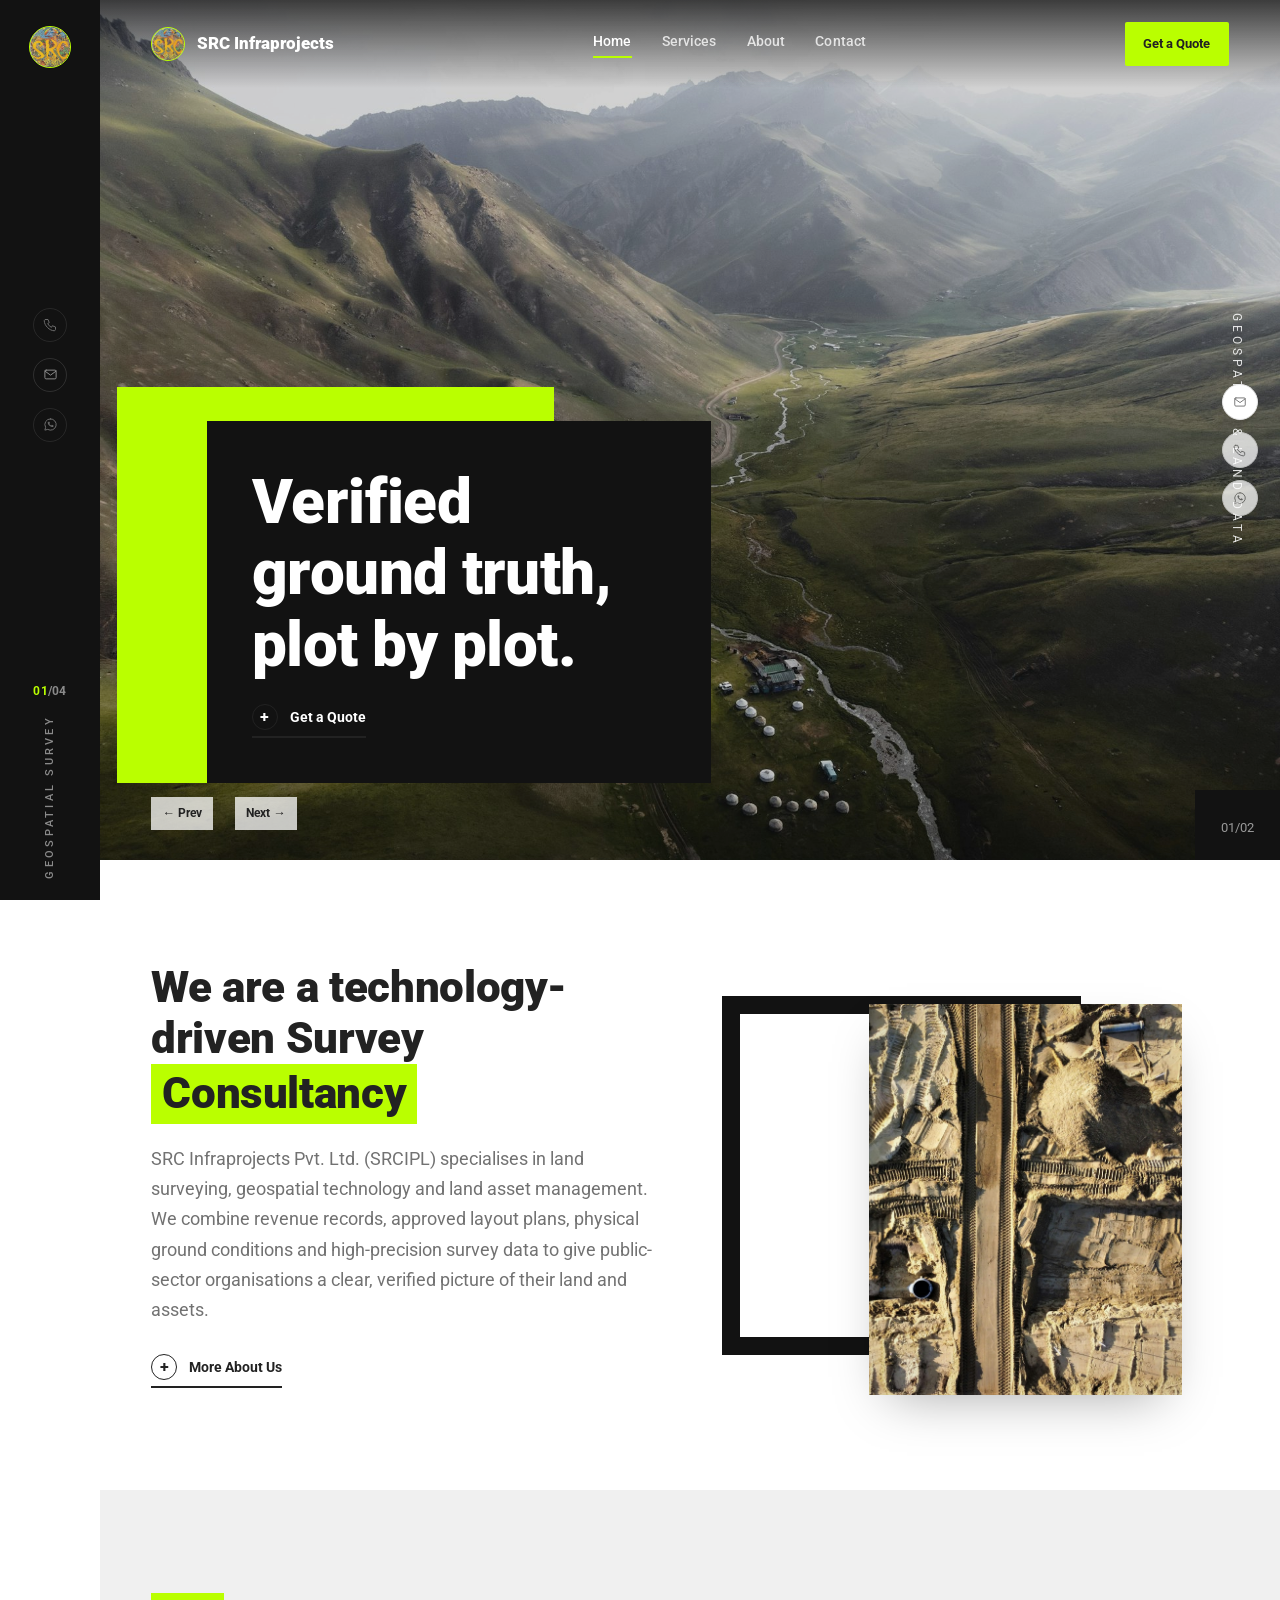
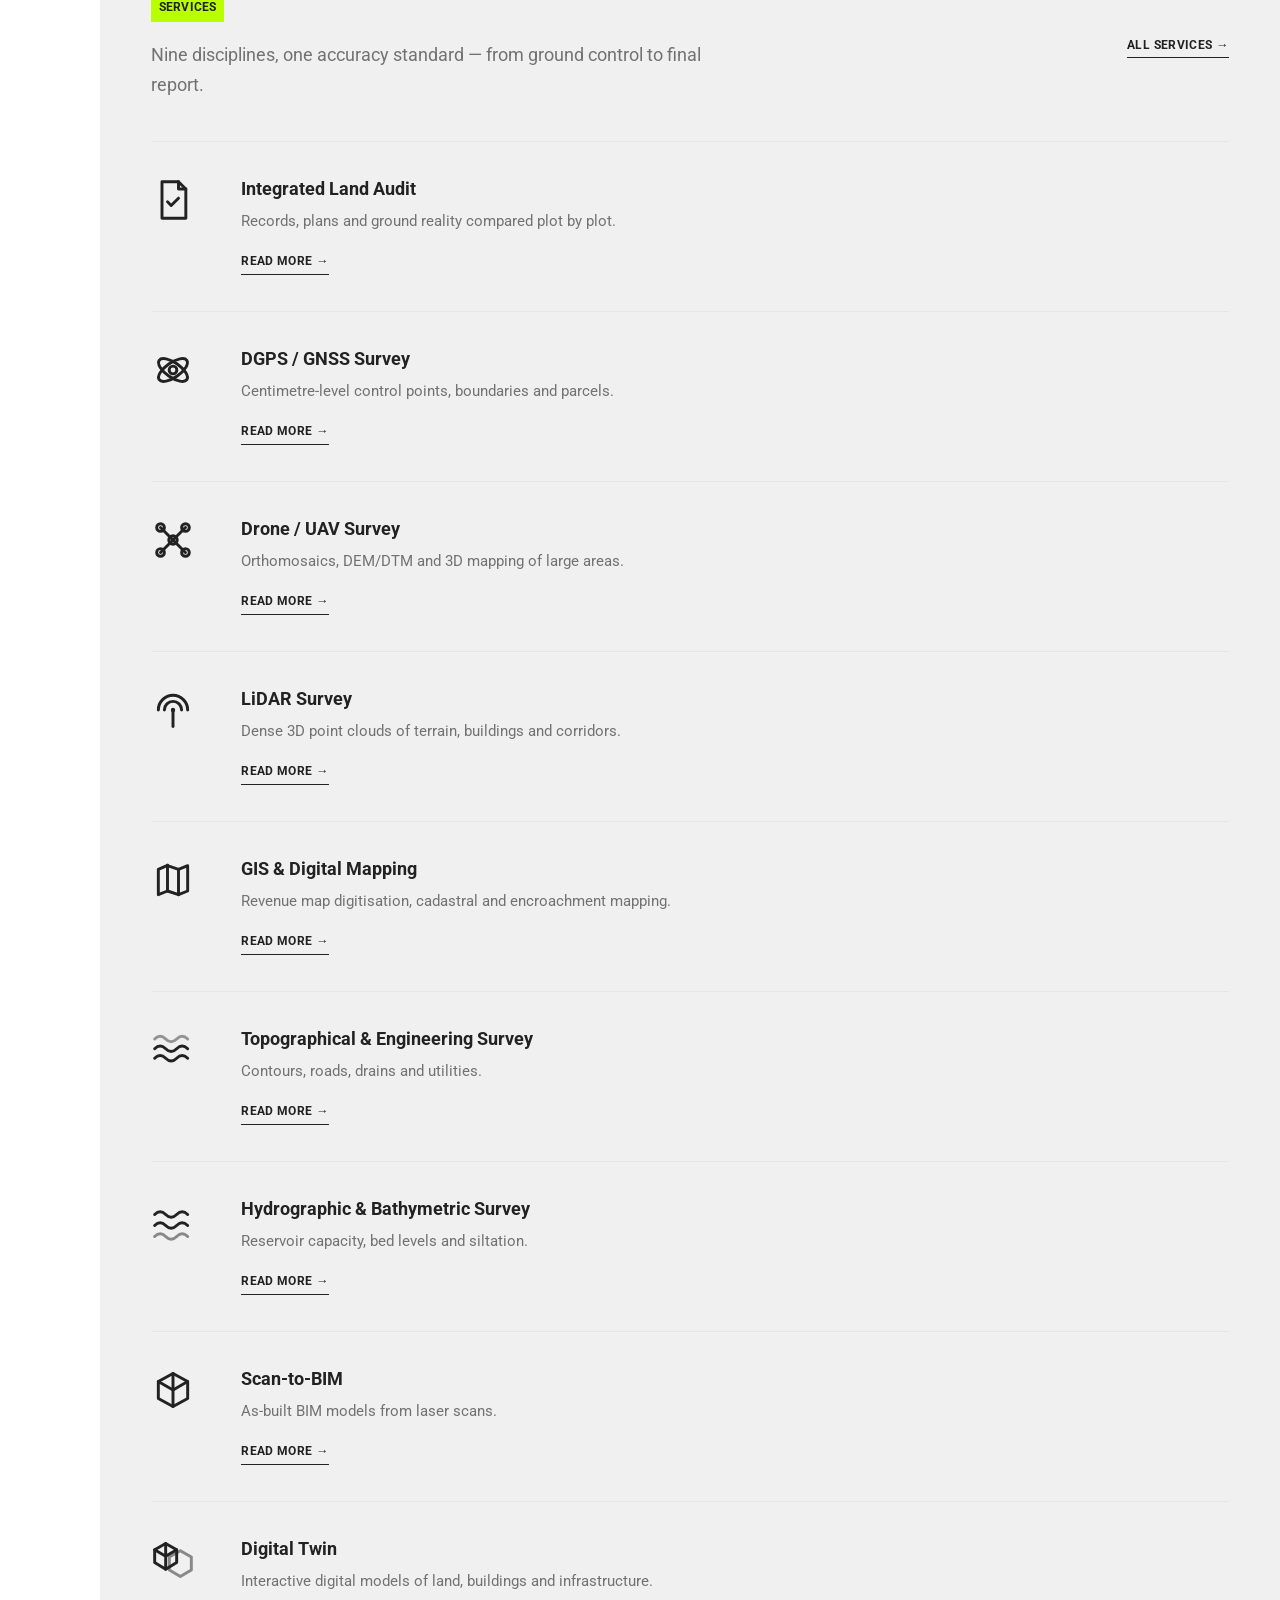
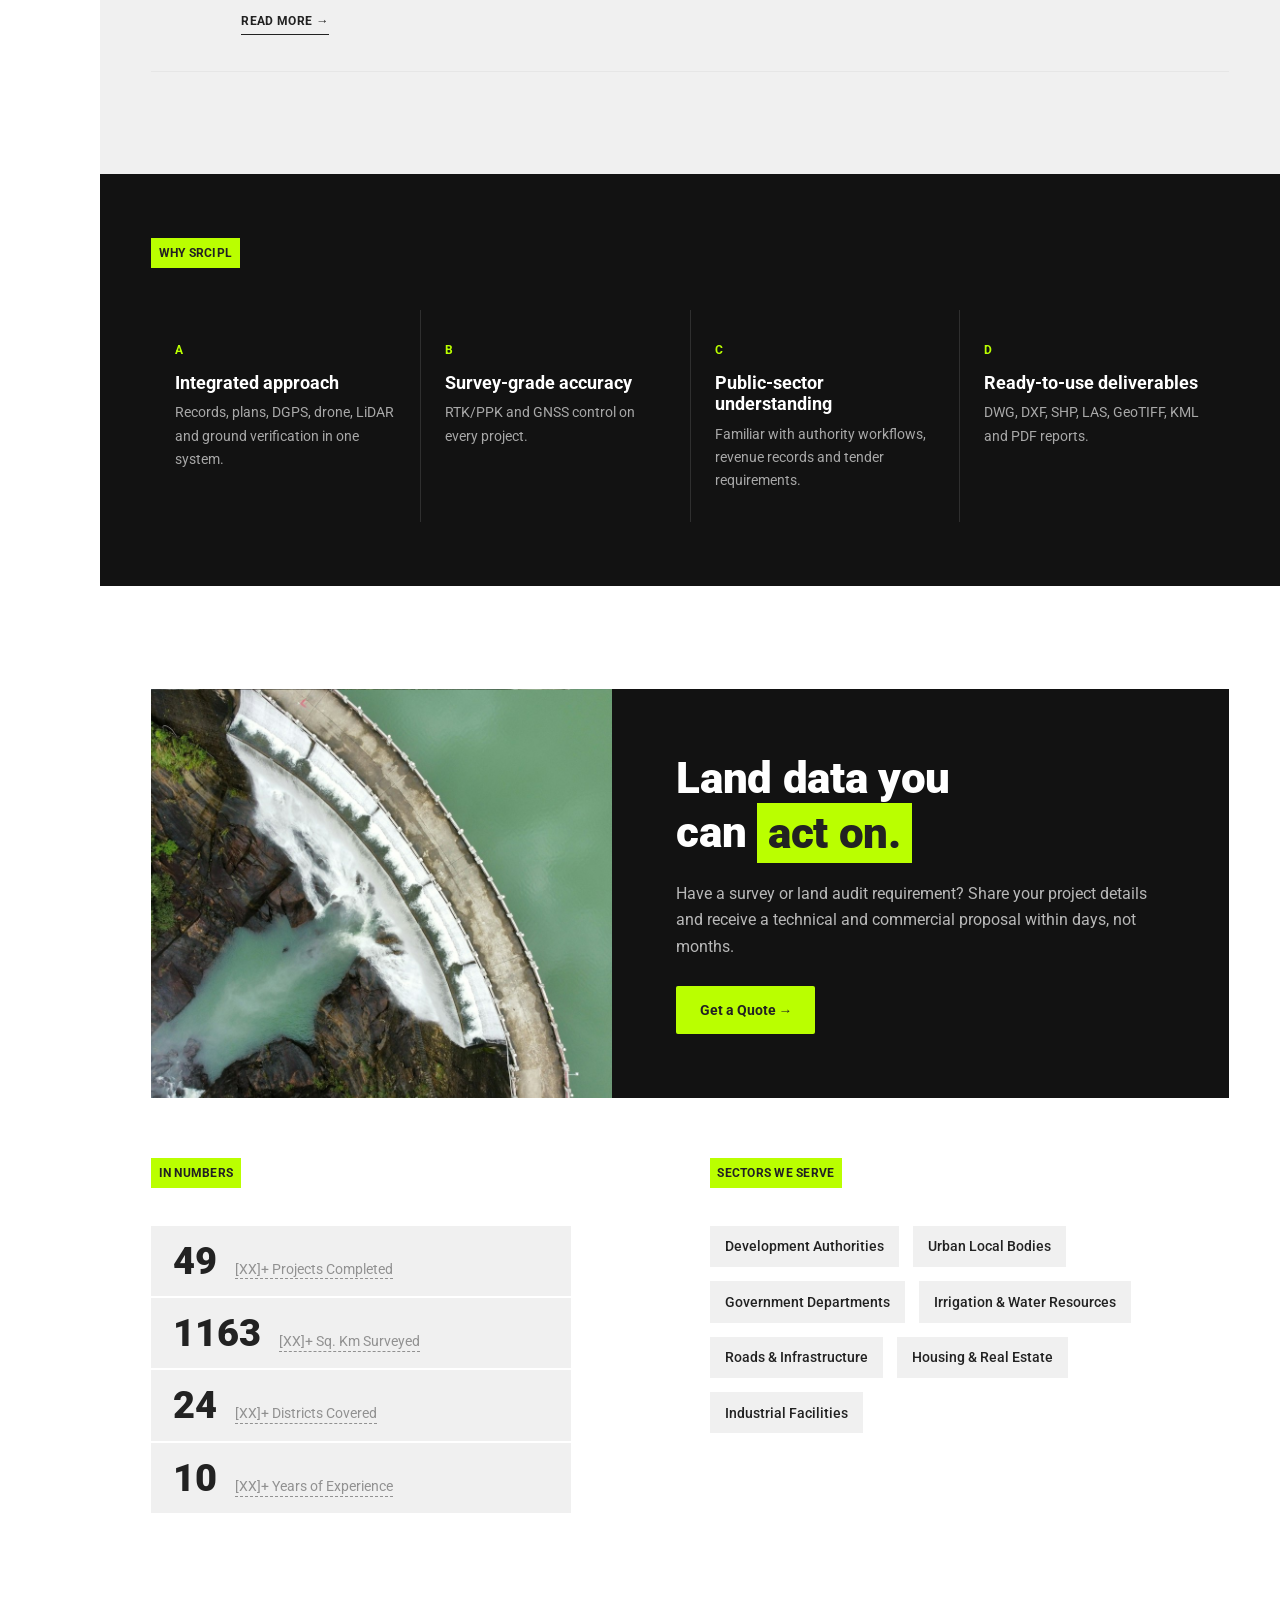
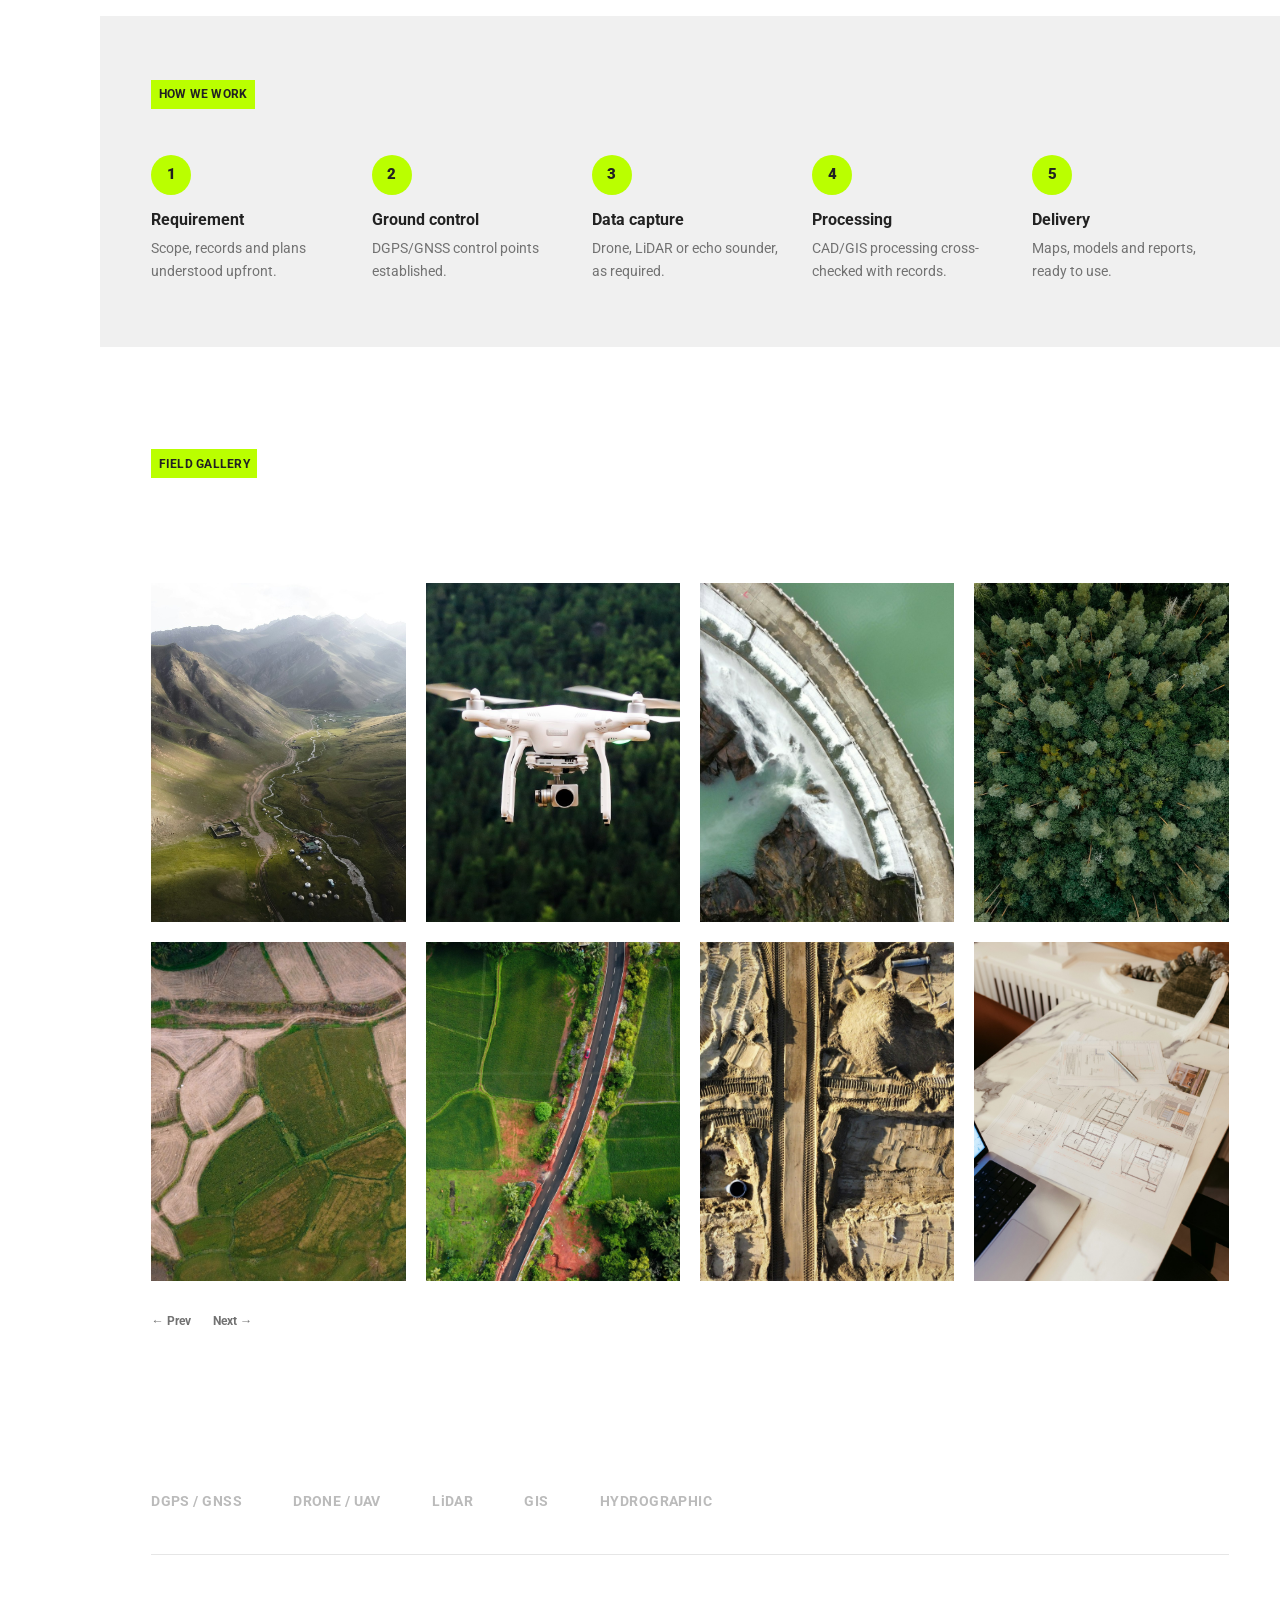
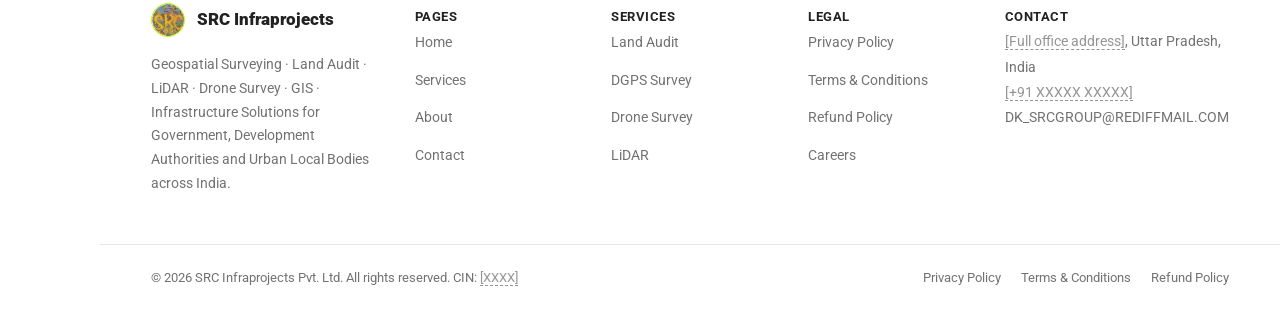
<file: index.html>
<!doctype html>
<html lang="en">
<head>
<meta charset="UTF-8">
<meta name="viewport" content="width=device-width, initial-scale=1">
<title>SRC Infraprojects Pvt. Ltd. (SRCIPL) — Geospatial Survey, LiDAR &amp; Land Audit</title>
<meta name="description" content="SRC Infraprojects Pvt. Ltd. (SRCIPL) delivers DGPS, drone, LiDAR, GIS and hydrographic surveys, and integrated land audits for Development Authorities, Urban Local Bodies and Government Departments across India.">
<link rel="icon" href="assets/img/logo.jpg">
<link rel="preconnect" href="https://fonts.googleapis.com">
<link rel="preconnect" href="https://fonts.gstatic.com" crossorigin>
<link href="https://fonts.googleapis.com/css2?family=Roboto:wght@400;500;700;900&display=swap" rel="stylesheet">
<link rel="stylesheet" href="assets/css/style.css">
</head>
<body data-page="home">
<div class="app-shell">

  <aside class="sidebar">
    <a href="index.html" class="sidebar-logo"><img src="assets/img/logo.jpg" alt="SRC Infraprojects logo"></a>
    <div class="sidebar-mid">
      <a href="#" class="ph" title="Add phone number before launch" aria-label="Call"><i data-icon="phone"></i></a>
      <a href="mailto:DK_SRCGROUP@REDIFFMAIL.COM" aria-label="Email"><i data-icon="mail"></i></a>
      <a href="#" class="ph" title="Add WhatsApp number before launch" aria-label="WhatsApp"><i data-icon="whatsapp"></i></a>
    </div>
    <div class="sidebar-foot">
      <span class="sidebar-count">01<span style="color:#8a8a8a">/04</span></span>
      <span class="sidebar-vertical">GEOSPATIAL SURVEY</span>
    </div>
  </aside>

  <div class="main-shell">
    <header class="topbar">
      <div class="container">
        <a href="index.html" class="topbar-brand">
          <span class="mark-img"><img src="assets/img/logo.jpg" alt=""></span>
          <b>SRC Infraprojects</b>
        </a>
        <nav class="topbar-nav" id="main-nav">
          <a href="index.html" data-nav="home">Home</a>
          <a href="services.html" data-nav="services">Services</a>
          <a href="about.html" data-nav="about">About</a>
          <a href="contact.html" data-nav="contact">Contact</a>
          <a href="contact.html#get-a-quote" class="btn btn-lime mobile-cta" style="margin-top:20px">Get a Quote</a>
        </nav>
        <a href="contact.html#get-a-quote" class="topbar-cta desktop-only">Get a Quote</a>
        <button class="topbar-toggle" id="nav-toggle" aria-label="Toggle menu" aria-expanded="false"><span></span></button>
      </div>
    </header>

    <main>

      <!-- HERO -->
      <section class="hero">
        <div class="hero-slide active" style="background-image:url('assets/img/photos/hero-mountain.jpg')">
          <div class="hero-slide-inner container">
            <div class="hero-frame">
              <div class="lime-block"></div>
              <div class="dark-block">
                <h1>Verified ground truth, plot by plot.</h1>
                <a href="contact.html#get-a-quote" class="btn-plus"><span class="plus">+</span>Get a Quote</a>
              </div>
            </div>
          </div>
          <span class="hero-vertical-label">Geospatial &amp; Land Data</span>
        </div>

        <div class="hero-slide" style="background-image:url('assets/img/photos/drone-flying.jpg')">
          <div class="hero-slide-inner container">
            <div class="hero-frame">
              <div class="lime-block"></div>
              <div class="dark-block">
                <h1>Survey-grade accuracy, delivered fast.</h1>
                <a href="services.html#drone" class="btn-plus"><span class="plus">+</span>Our Services</a>
              </div>
            </div>
          </div>
          <span class="hero-vertical-label">Geospatial &amp; Land Data</span>
        </div>

        <div class="hero-arrows">
          <button data-slide-prev>← Prev</button>
          <button data-slide-next>Next →</button>
        </div>
        <div class="hero-count"><span data-slide-num>01</span><span>/02</span></div>
      </section>

      <!-- STUDIO STATEMENT -->
      <section class="section">
        <div class="container studio-split">
          <div class="studio-copy" data-reveal>
            <h2>We are a technology-driven Survey <span class="mark">Consultancy</span></h2>
            <p class="lede">SRC Infraprojects Pvt. Ltd. (SRCIPL) specialises in land surveying, geospatial technology and land asset management. We combine revenue records, approved layout plans, physical ground conditions and high-precision survey data to give public-sector organisations a clear, verified picture of their land and assets.</p>
            <a href="about.html" class="btn-plus"><span class="plus">+</span>More About Us</a>
          </div>
          <div class="frame-stack" data-reveal>
            <div class="frame-back"></div>
            <div class="frame-photo" style="background-image:url('assets/img/photos/construction-aerial.jpg')"></div>
          </div>
        </div>
      </section>

      <!-- SERVICES -->
      <section class="section on-gray">
        <div class="container">
          <div class="flex-between" style="margin-bottom:40px" data-reveal>
            <div><span class="eyebrow-mark">Services</span><p class="lede">Nine disciplines, one accuracy standard — from ground control to final report.</p></div>
            <a href="services.html" class="text-link">All Services →</a>
          </div>
          <div class="service-list" data-reveal-group>
            <div class="service-row" data-reveal><span class="sv-ic"><i data-icon="doc"></i></span><div><h4>Integrated Land Audit</h4><p>Records, plans and ground reality compared plot by plot.</p><a href="services.html#land-audit" class="text-link">Read More →</a></div></div>
            <div class="service-row" data-reveal><span class="sv-ic"><i data-icon="satellite"></i></span><div><h4>DGPS / GNSS Survey</h4><p>Centimetre-level control points, boundaries and parcels.</p><a href="services.html#dgps" class="text-link">Read More →</a></div></div>
            <div class="service-row" data-reveal><span class="sv-ic"><i data-icon="drone"></i></span><div><h4>Drone / UAV Survey</h4><p>Orthomosaics, DEM/DTM and 3D mapping of large areas.</p><a href="services.html#drone" class="text-link">Read More →</a></div></div>
            <div class="service-row" data-reveal><span class="sv-ic"><i data-icon="scan"></i></span><div><h4>LiDAR Survey</h4><p>Dense 3D point clouds of terrain, buildings and corridors.</p><a href="services.html#lidar" class="text-link">Read More →</a></div></div>
            <div class="service-row" data-reveal><span class="sv-ic"><i data-icon="gis"></i></span><div><h4>GIS &amp; Digital Mapping</h4><p>Revenue map digitisation, cadastral and encroachment mapping.</p><a href="services.html#gis" class="text-link">Read More →</a></div></div>
            <div class="service-row" data-reveal><span class="sv-ic"><i data-icon="topo"></i></span><div><h4>Topographical &amp; Engineering Survey</h4><p>Contours, roads, drains and utilities.</p><a href="services.html#topographical" class="text-link">Read More →</a></div></div>
            <div class="service-row" data-reveal><span class="sv-ic"><i data-icon="waves"></i></span><div><h4>Hydrographic &amp; Bathymetric Survey</h4><p>Reservoir capacity, bed levels and siltation.</p><a href="services.html#hydrographic" class="text-link">Read More →</a></div></div>
            <div class="service-row" data-reveal><span class="sv-ic"><i data-icon="cube"></i></span><div><h4>Scan-to-BIM</h4><p>As-built BIM models from laser scans.</p><a href="services.html#scan-to-bim" class="text-link">Read More →</a></div></div>
            <div class="service-row" data-reveal><span class="sv-ic"><i data-icon="twincube"></i></span><div><h4>Digital Twin</h4><p>Interactive digital models of land, buildings and infrastructure.</p><a href="services.html#digital-twin" class="text-link">Read More →</a></div></div>
          </div>
        </div>
      </section>

      <!-- WHY SRCIPL -->
      <section class="section-tight on-dark">
        <div class="container">
          <span class="eyebrow-mark" data-reveal>Why SRCIPL</span>
          <div class="why-rows" data-reveal-group style="margin-top:24px">
            <div class="why-row" data-reveal><b>A</b><h4>Integrated approach</h4><p>Records, plans, DGPS, drone, LiDAR and ground verification in one system.</p></div>
            <div class="why-row" data-reveal><b>B</b><h4>Survey-grade accuracy</h4><p>RTK/PPK and GNSS control on every project.</p></div>
            <div class="why-row" data-reveal><b>C</b><h4>Public-sector understanding</h4><p>Familiar with authority workflows, revenue records and tender requirements.</p></div>
            <div class="why-row" data-reveal><b>D</b><h4>Ready-to-use deliverables</h4><p>DWG, DXF, SHP, LAS, GeoTIFF, KML and PDF reports.</p></div>
          </div>
        </div>
      </section>

      <!-- STATEMENT 2 + STATS -->
      <section class="section">
        <div class="container">
          <div class="statement2" data-reveal style="margin-bottom:60px">
            <div class="statement2-photo" style="background-image:url('assets/img/photos/dam-aerial.jpg')"></div>
            <div class="statement2-panel">
              <h2>Land data you can <span class="mark">act on.</span></h2>
              <p>Have a survey or land audit requirement? Share your project details and receive a technical and commercial proposal within days, not months.</p>
              <a href="contact.html#get-a-quote" class="btn btn-lime" style="margin-top:26px;width:fit-content">Get a Quote →</a>
            </div>
          </div>

          <div style="display:grid;grid-template-columns:1fr 1fr;gap:40px;align-items:start" data-reveal-group>
            <div data-reveal>
              <span class="eyebrow-mark">In Numbers</span>
              <div class="stat-bars" style="margin-top:20px">
                <div class="stat-bar"><b data-count="50">0</b><span class="ph" title="Confirm with client before launch">[XX]+ Projects Completed</span></div>
                <div class="stat-bar"><b data-count="1200">0</b><span class="ph" title="Confirm with client before launch">[XX]+ Sq. Km Surveyed</span></div>
                <div class="stat-bar"><b data-count="25">0</b><span class="ph" title="Confirm with client before launch">[XX]+ Districts Covered</span></div>
                <div class="stat-bar"><b data-count="10">0</b><span class="ph" title="Confirm with client before launch">[XX]+ Years of Experience</span></div>
              </div>
            </div>
            <div data-reveal>
              <span class="eyebrow-mark">Sectors We Serve</span>
              <div class="sectors-strip" style="margin-top:20px">
                <span>Development Authorities</span><span>Urban Local Bodies</span><span>Government Departments</span><span>Irrigation &amp; Water Resources</span><span>Roads &amp; Infrastructure</span><span>Housing &amp; Real Estate</span><span>Industrial Facilities</span>
              </div>
            </div>
          </div>
        </div>
      </section>

      <!-- PROCESS -->
      <section class="section-tight on-gray">
        <div class="container">
          <span class="eyebrow-mark" data-reveal>How We Work</span>
          <div class="process-row" data-reveal-group style="margin-top:28px">
            <div class="process-step" data-reveal><b>1</b><h4>Requirement</h4><p>Scope, records and plans understood upfront.</p></div>
            <div class="process-step" data-reveal><b>2</b><h4>Ground control</h4><p>DGPS/GNSS control points established.</p></div>
            <div class="process-step" data-reveal><b>3</b><h4>Data capture</h4><p>Drone, LiDAR or echo sounder, as required.</p></div>
            <div class="process-step" data-reveal><b>4</b><h4>Processing</h4><p>CAD/GIS processing cross-checked with records.</p></div>
            <div class="process-step" data-reveal><b>5</b><h4>Delivery</h4><p>Maps, models and reports, ready to use.</p></div>
          </div>
        </div>
      </section>

      <!-- FIELD GALLERY -->
      <section class="section">
        <div class="container">
          <span class="eyebrow-mark" data-reveal>Field Gallery</span>
          <div class="gallery-filters" style="margin-top:24px" data-reveal>
            <button class="active" data-filter="all">All</button>
            <button data-filter="drone">Drone</button>
            <button data-filter="lidar">LiDAR</button>
            <button data-filter="land">Land &amp; GIS</button>
            <button data-filter="water">Hydrographic</button>
          </div>
          <div class="gallery-grid" data-reveal-group>
            <div class="gallery-item" data-cat="land" data-reveal style="background-image:url('assets/img/photos/hero-mountain.jpg')"><span class="gi-tag">Topographical Terrain</span></div>
            <div class="gallery-item" data-cat="drone" data-reveal style="background-image:url('assets/img/photos/drone-flying.jpg')"><span class="gi-tag">Drone / UAV Survey</span></div>
            <div class="gallery-item" data-cat="water" data-reveal style="background-image:url('assets/img/photos/dam-aerial.jpg')"><span class="gi-tag">Hydrographic Survey</span></div>
            <div class="gallery-item" data-cat="lidar" data-reveal style="background-image:url('assets/img/photos/forest-canopy.jpg')"><span class="gi-tag">LiDAR Under Canopy</span></div>
            <div class="gallery-item" data-cat="land" data-reveal style="background-image:url('assets/img/photos/ricefield-india.jpg')"><span class="gi-tag">Land Parcel Mapping</span></div>
            <div class="gallery-item" data-cat="land" data-reveal style="background-image:url('assets/img/photos/field-india.jpg')"><span class="gi-tag">Revenue Map Survey</span></div>
            <div class="gallery-item" data-cat="drone" data-reveal style="background-image:url('assets/img/photos/construction-aerial.jpg')"><span class="gi-tag">Land Audit Overlay</span></div>
            <div class="gallery-item" data-cat="lidar" data-reveal style="background-image:url('assets/img/photos/blueprint-desk.jpg')"><span class="gi-tag">Scan-to-BIM Processing</span></div>
          </div>
          <div class="gallery-nav">
            <button data-slide-prev>← Prev</button>
            <button data-slide-next>Next →</button>
          </div>
        </div>
      </section>

    </main>

    <footer class="site-footer">
      <div class="container">
        <div class="footer-logos">
          <span>DGPS / GNSS</span><span>DRONE / UAV</span><span>LiDAR</span><span>GIS</span><span>HYDROGRAPHIC</span>
        </div>
        <div class="footer-main">
          <div class="footer-brand">
            <a href="index.html" class="topbar-brand" style="color:var(--ink)">
              <span class="mark-img"><img src="assets/img/logo.jpg" alt="SRCIPL logo"></span>
              <b>SRC Infraprojects</b>
            </a>
            <p>Geospatial Surveying · Land Audit · LiDAR · Drone Survey · GIS · Infrastructure Solutions for Government, Development Authorities and Urban Local Bodies across India.</p>
          </div>
          <div class="foot-col"><span class="foot-h">Pages</span><ul>
            <li><a href="index.html">Home</a></li>
            <li><a href="services.html">Services</a></li>
            <li><a href="about.html">About</a></li>
            <li><a href="contact.html">Contact</a></li>
          </ul></div>
          <div class="foot-col"><span class="foot-h">Services</span><ul>
            <li><a href="services.html#land-audit">Land Audit</a></li>
            <li><a href="services.html#dgps">DGPS Survey</a></li>
            <li><a href="services.html#drone">Drone Survey</a></li>
            <li><a href="services.html#lidar">LiDAR</a></li>
          </ul></div>
          <div class="foot-col"><span class="foot-h">Legal</span><ul>
            <li><a href="privacy.html">Privacy Policy</a></li>
            <li><a href="terms.html">Terms &amp; Conditions</a></li>
            <li><a href="refund.html">Refund Policy</a></li>
            <li><a href="about.html#careers">Careers</a></li>
          </ul></div>
          <div class="foot-col"><span class="foot-h">Contact</span><address>
            <span class="ph" title="Confirm with client before launch">[Full office address]</span>, Uttar Pradesh, India<br>
            <span class="ph" title="Confirm with client before launch">[+91 XXXXX XXXXX]</span><br>
            DK_SRCGROUP@REDIFFMAIL.COM
          </address></div>
        </div>
      </div>
      <div class="footer-bottom">
        <p>© <span data-year></span> SRC Infraprojects Pvt. Ltd. All rights reserved. CIN: <span class="ph" title="Confirm with client before launch">[XXXX]</span></p>
        <div class="footer-legal">
          <a href="privacy.html">Privacy Policy</a>
          <a href="terms.html">Terms &amp; Conditions</a>
          <a href="refund.html">Refund Policy</a>
        </div>
      </div>
    </footer>

    <div class="footer-rail">
      <a href="mailto:DK_SRCGROUP@REDIFFMAIL.COM" aria-label="Email"><i data-icon="mail"></i></a>
      <a href="#" class="ph" title="Add phone number before launch" aria-label="Call"><i data-icon="phone"></i></a>
      <a href="#" class="ph" title="Add WhatsApp number before launch" aria-label="WhatsApp"><i data-icon="whatsapp"></i></a>
    </div>
    <button class="to-top" aria-label="Back to top"><i data-icon="chevronUp"></i></button>
  </div>
</div>
<script src="assets/js/main.js"></script>
</body>
</html>
</file>
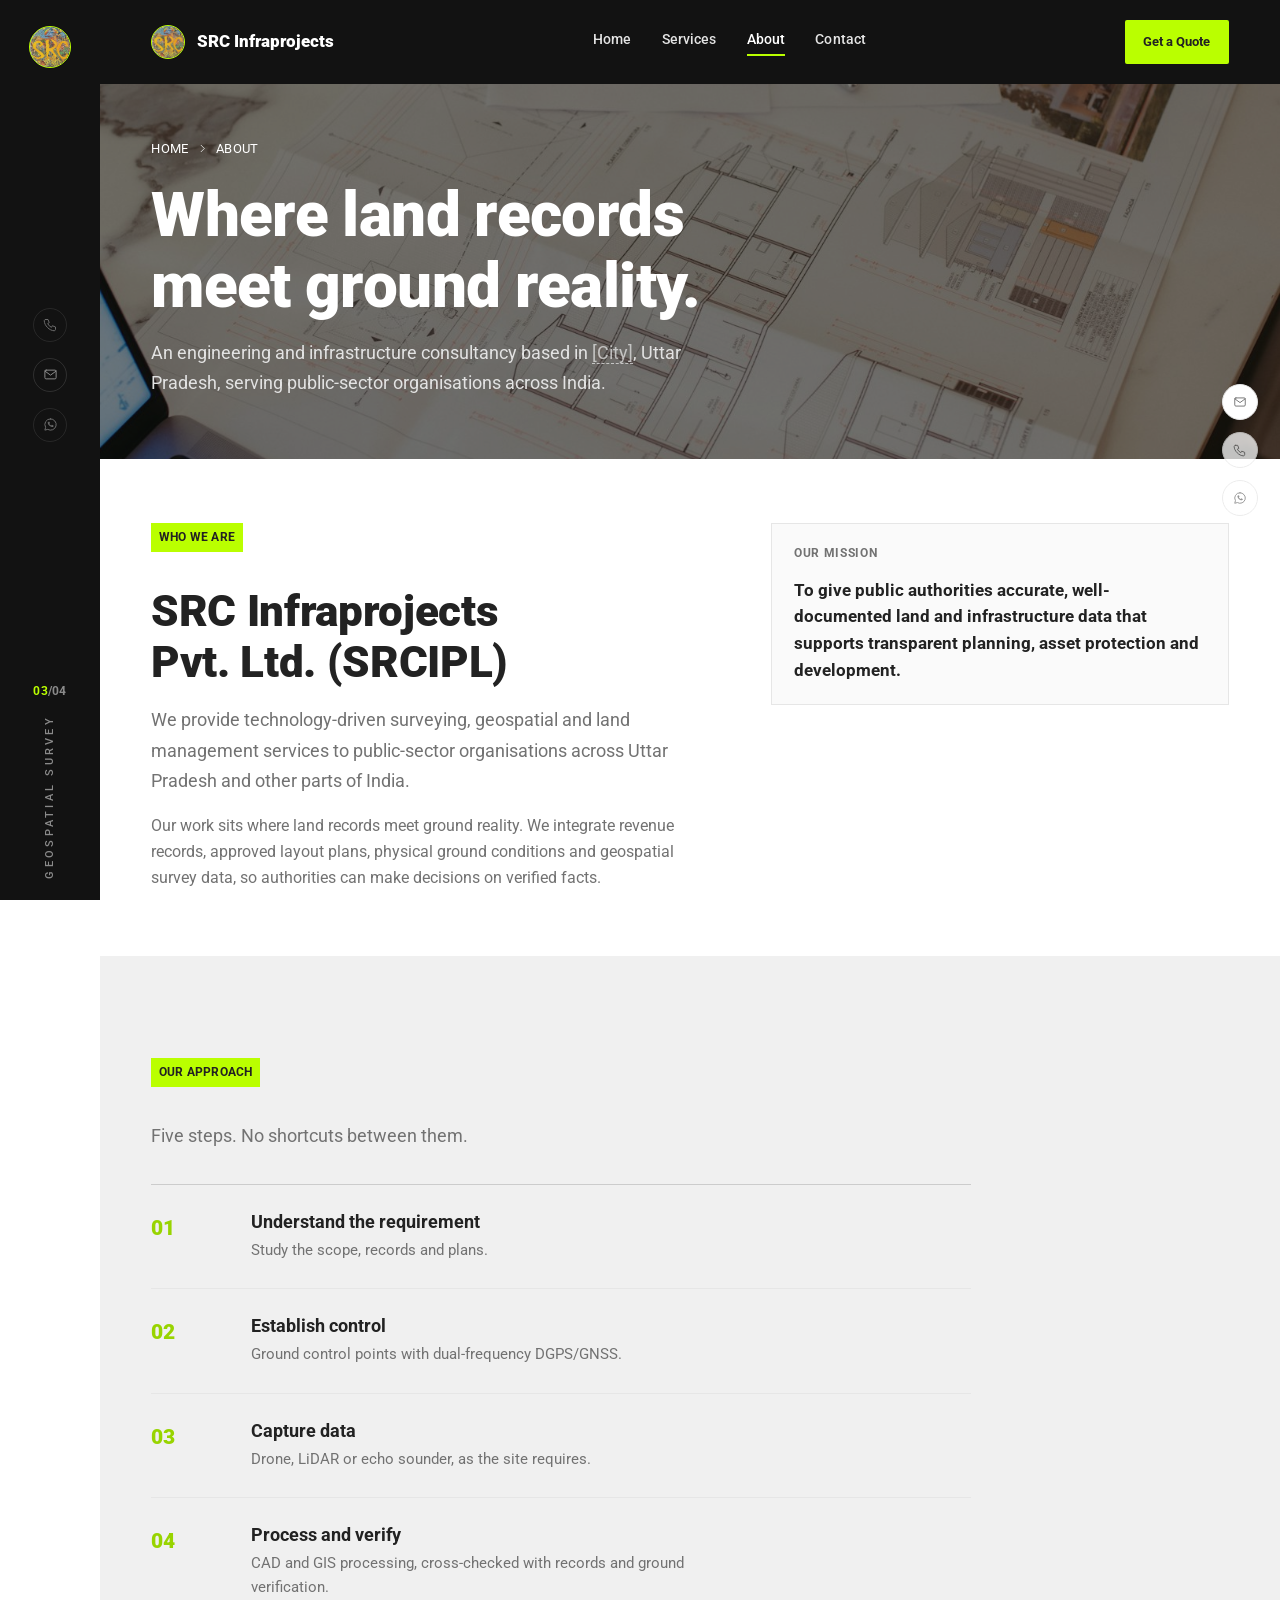
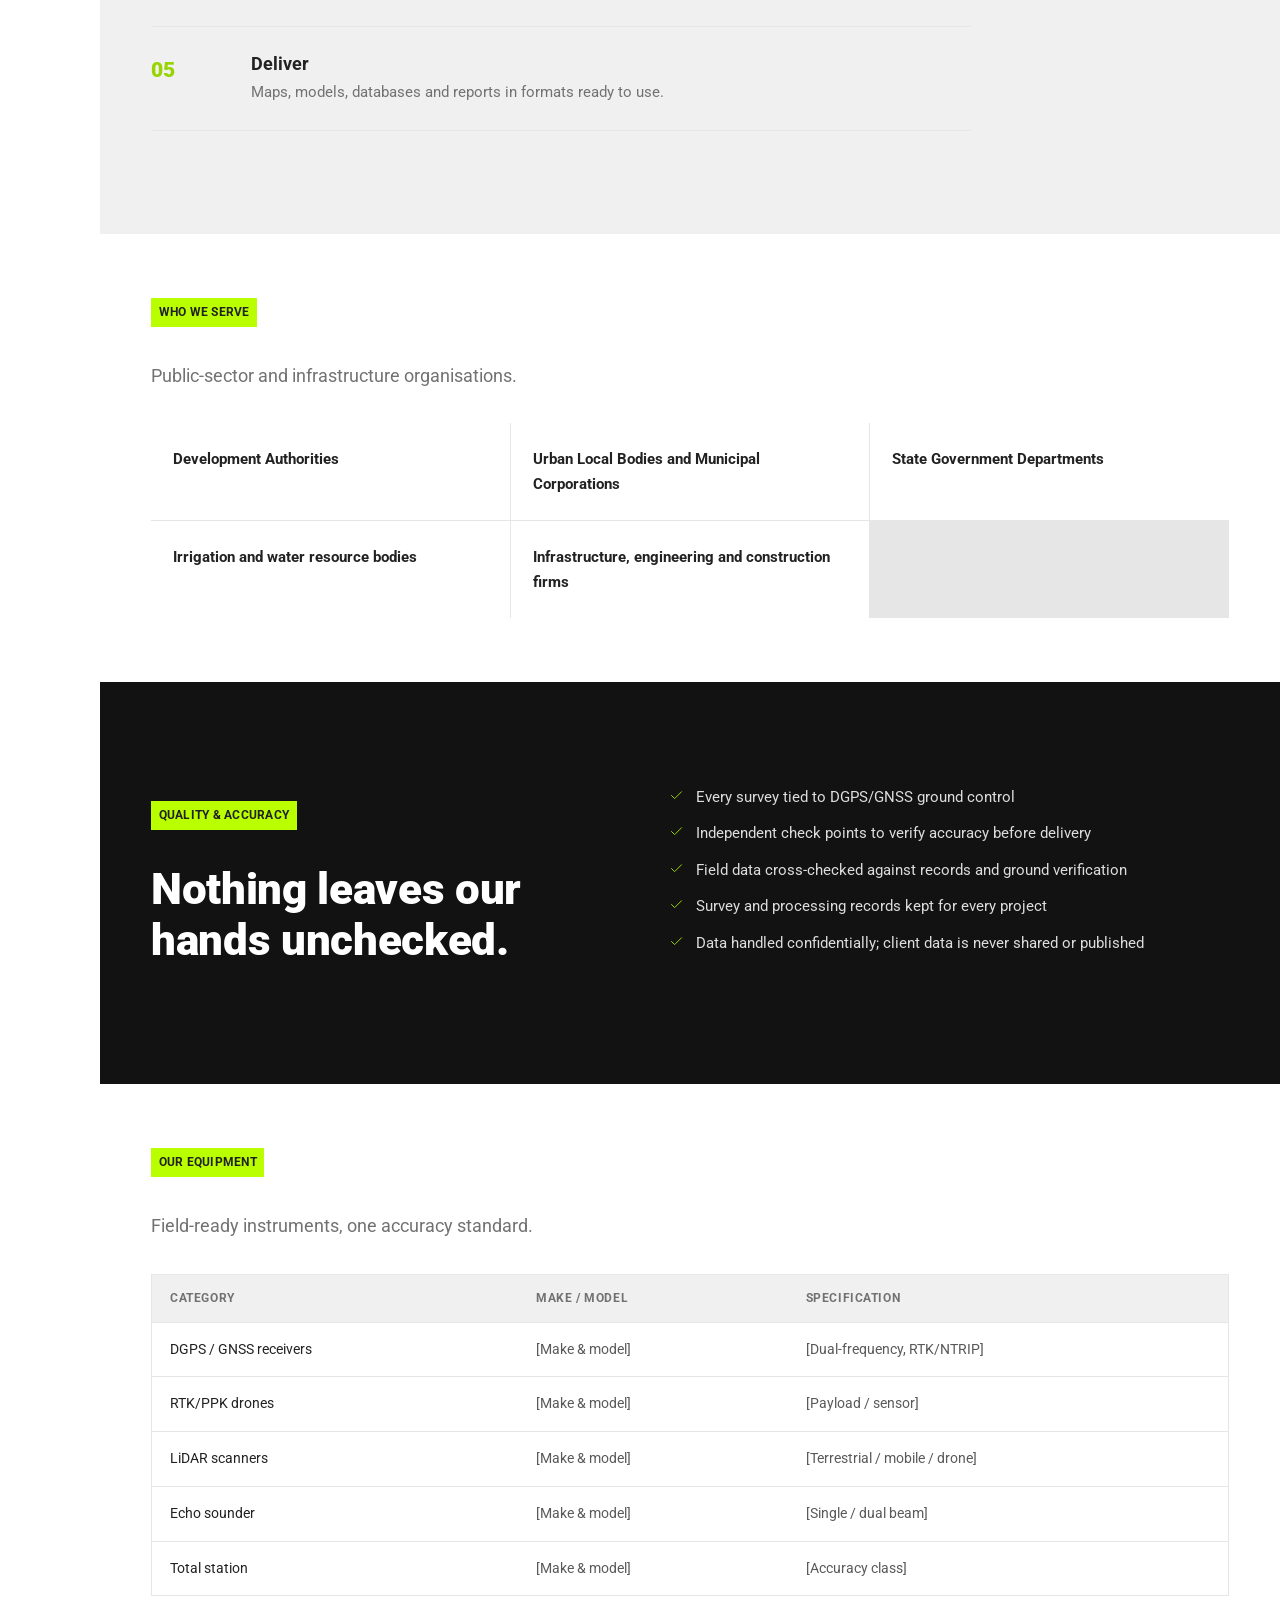
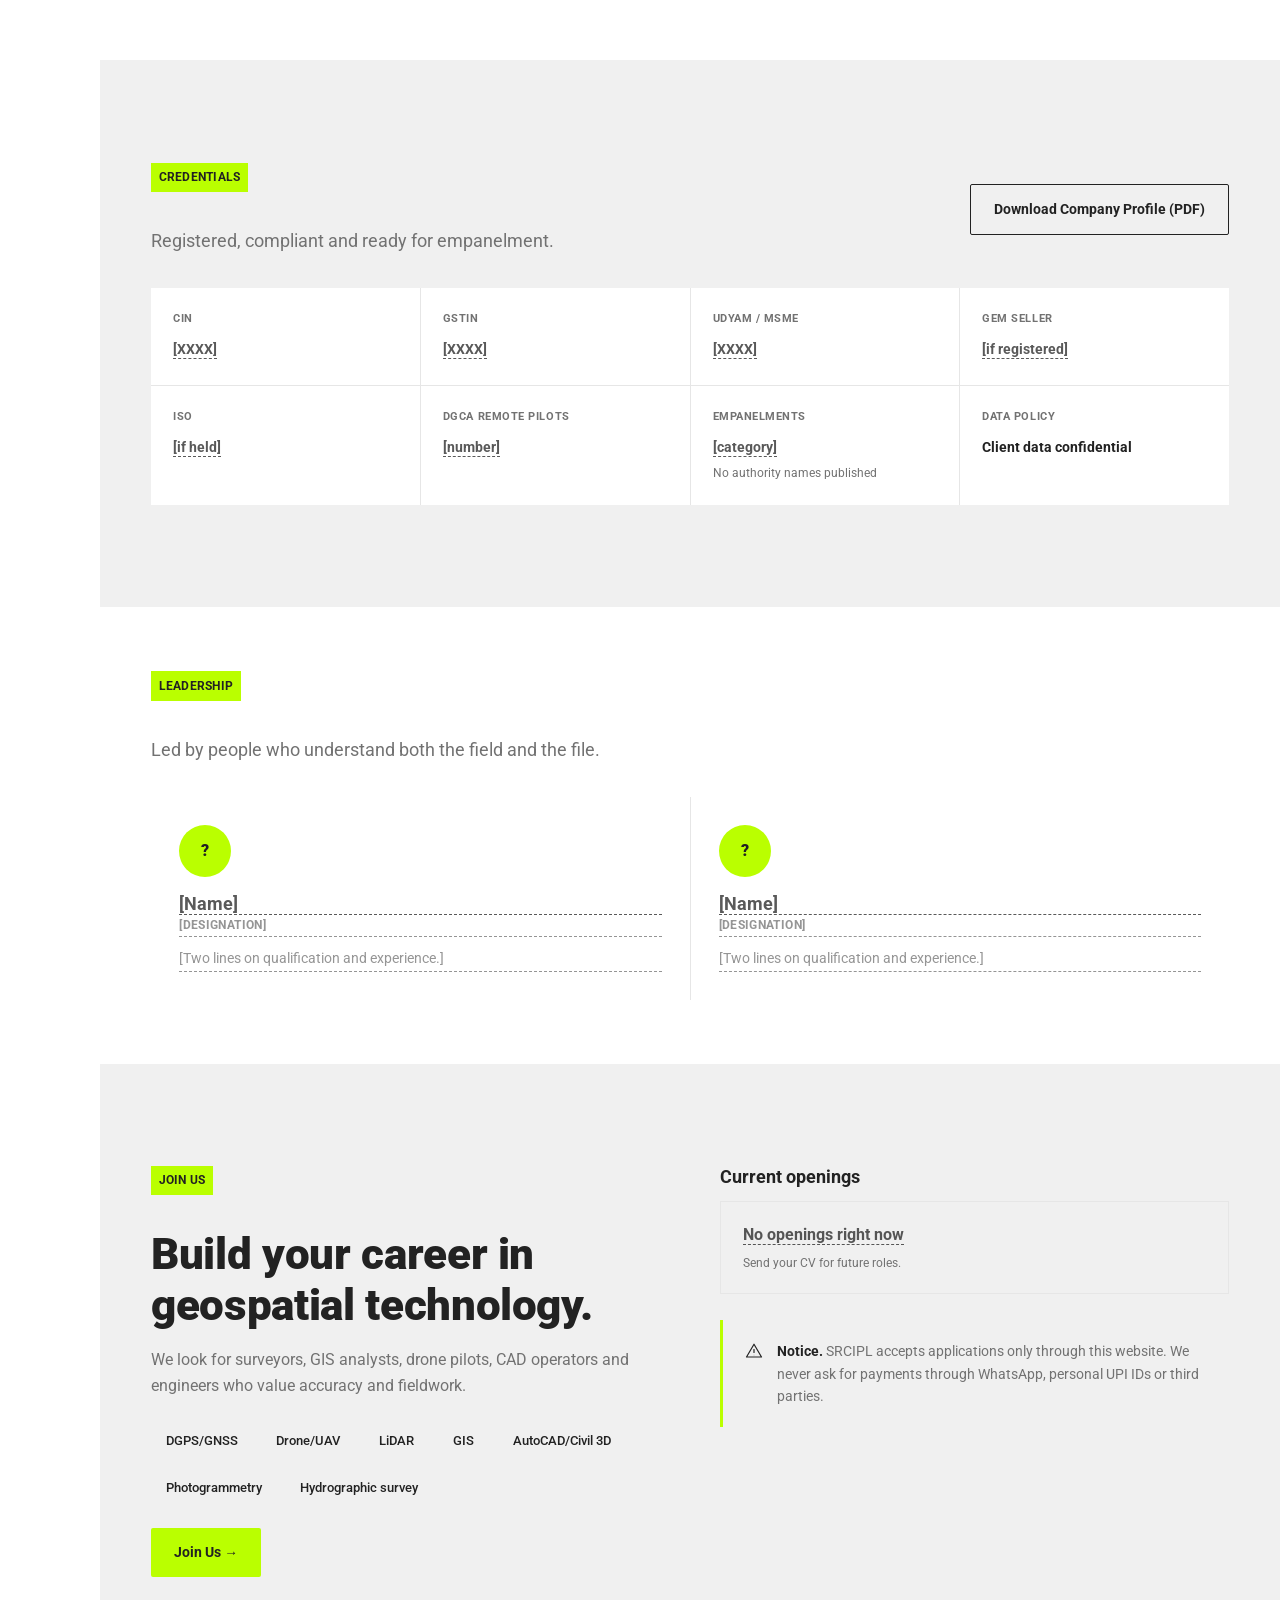
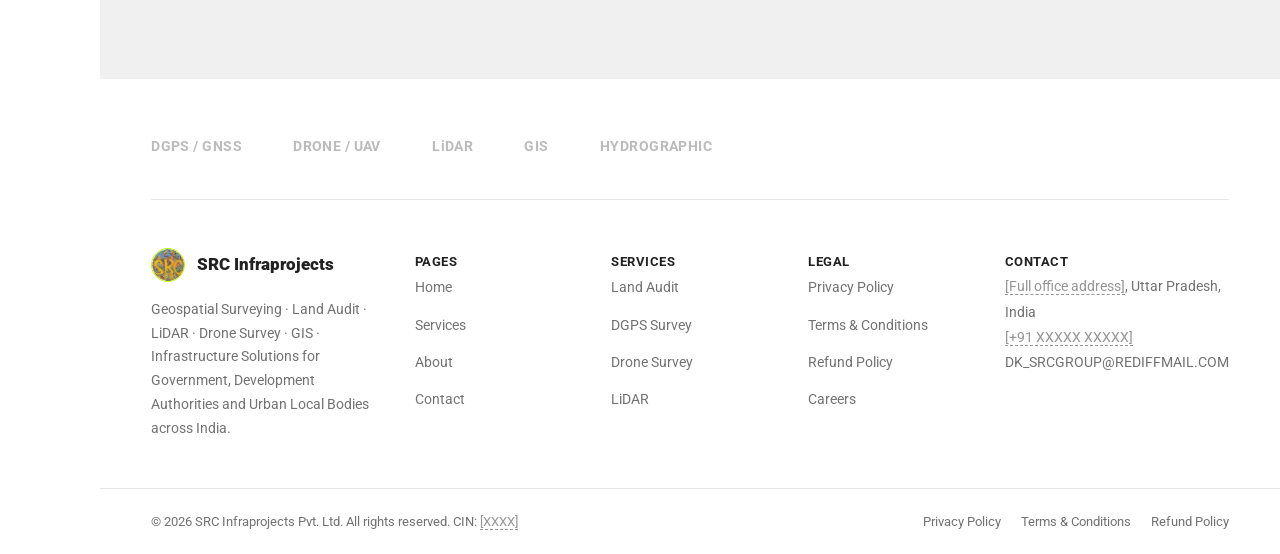
<file: about.html>
<!doctype html>
<html lang="en">
<head>
<meta charset="UTF-8">
<meta name="viewport" content="width=device-width, initial-scale=1">
<title>About SRCIPL — Engineering &amp; Infrastructure Consultancy | SRC Infraprojects</title>
<meta name="description" content="SRC Infraprojects Pvt. Ltd. (SRCIPL) is an engineering and infrastructure consultancy providing technology-driven surveying, geospatial and land management services across Uttar Pradesh and India.">
<link rel="icon" href="assets/img/logo.jpg">
<link rel="preconnect" href="https://fonts.googleapis.com">
<link rel="preconnect" href="https://fonts.gstatic.com" crossorigin>
<link href="https://fonts.googleapis.com/css2?family=Roboto:wght@400;500;700;900&display=swap" rel="stylesheet">
<link rel="stylesheet" href="assets/css/style.css">
</head>
<body data-page="about">
<div class="app-shell">

  <aside class="sidebar">
    <a href="index.html" class="sidebar-logo"><img src="assets/img/logo.jpg" alt="SRC Infraprojects logo"></a>
    <div class="sidebar-mid">
      <a href="#" class="ph" title="Add phone number before launch" aria-label="Call"><i data-icon="phone"></i></a>
      <a href="mailto:DK_SRCGROUP@REDIFFMAIL.COM" aria-label="Email"><i data-icon="mail"></i></a>
      <a href="#" class="ph" title="Add WhatsApp number before launch" aria-label="WhatsApp"><i data-icon="whatsapp"></i></a>
    </div>
    <div class="sidebar-foot">
      <span class="sidebar-count">03<span style="color:#8a8a8a">/04</span></span>
      <span class="sidebar-vertical">GEOSPATIAL SURVEY</span>
    </div>
  </aside>

  <div class="main-shell">
    <header class="topbar solid">
      <div class="container">
        <a href="index.html" class="topbar-brand">
          <span class="mark-img"><img src="assets/img/logo.jpg" alt=""></span>
          <b>SRC Infraprojects</b>
        </a>
        <nav class="topbar-nav" id="main-nav">
          <a href="index.html" data-nav="home">Home</a>
          <a href="services.html" data-nav="services">Services</a>
          <a href="about.html" data-nav="about">About</a>
          <a href="contact.html" data-nav="contact">Contact</a>
          <a href="contact.html#get-a-quote" class="btn btn-lime mobile-cta" style="margin-top:20px">Get a Quote</a>
        </nav>
        <a href="contact.html#get-a-quote" class="topbar-cta desktop-only">Get a Quote</a>
        <button class="topbar-toggle" id="nav-toggle" aria-label="Toggle menu" aria-expanded="false"><span></span></button>
      </div>
    </header>

    <main>

      <section class="page-hero has-photo" style="background-image:url('assets/img/photos/blueprint-desk.jpg')">
        <div class="container">
          <div class="breadcrumb"><a href="index.html">Home</a><i data-icon="chevronRight"></i><span>About</span></div>
          <h1>Where land records meet ground reality.</h1>
          <p class="lede">An engineering and infrastructure consultancy based in <span class="ph" title="Confirm with client before launch">[City]</span>, Uttar Pradesh, serving public-sector organisations across India.</p>
        </div>
      </section>

      <!-- WHO WE ARE -->
      <section class="section-tight">
        <div class="container">
          <div style="display:grid;grid-template-columns:1.1fr .9fr;gap:clamp(28px,5vw,60px);align-items:start">
            <div data-reveal>
              <span class="eyebrow-mark">Who We Are</span>
              <h2 style="margin:16px 0 18px">SRC Infraprojects Pvt. Ltd. (SRCIPL)</h2>
              <p class="lede" style="margin-bottom:16px">We provide technology-driven surveying, geospatial and land management services to public-sector organisations across Uttar Pradesh and other parts of India.</p>
              <p style="color:var(--gray)">Our work sits where land records meet ground reality. We integrate revenue records, approved layout plans, physical ground conditions and geospatial survey data, so authorities can make decisions on verified facts.</p>
            </div>
            <div data-reveal class="deliverables" style="align-self:start">
              <h5>Our mission</h5>
              <p style="color:var(--ink);font-size:1.05rem;line-height:1.6;font-weight:700">To give public authorities accurate, well-documented land and infrastructure data that supports transparent planning, asset protection and development.</p>
            </div>
          </div>
        </div>
      </section>

      <!-- APPROACH -->
      <section class="section on-gray">
        <div class="container">
          <span class="eyebrow-mark" data-reveal>Our Approach</span>
          <p class="lede" data-reveal style="margin:16px 0 32px">Five steps. No shortcuts between them.</p>
          <div class="approach-list" style="max-width:820px;border-top-color:#ccc" data-reveal-group>
            <div class="approach-item" data-reveal><div><h4>Understand the requirement</h4><p>Study the scope, records and plans.</p></div></div>
            <div class="approach-item" data-reveal><div><h4>Establish control</h4><p>Ground control points with dual-frequency DGPS/GNSS.</p></div></div>
            <div class="approach-item" data-reveal><div><h4>Capture data</h4><p>Drone, LiDAR or echo sounder, as the site requires.</p></div></div>
            <div class="approach-item" data-reveal><div><h4>Process and verify</h4><p>CAD and GIS processing, cross-checked with records and ground verification.</p></div></div>
            <div class="approach-item" data-reveal><div><h4>Deliver</h4><p>Maps, models, databases and reports in formats ready to use.</p></div></div>
          </div>
        </div>
      </section>

      <!-- WHO WE SERVE -->
      <section class="section-tight">
        <div class="container">
          <span class="eyebrow-mark" data-reveal>Who We Serve</span>
          <p class="lede" data-reveal style="margin:16px 0 32px">Public-sector and infrastructure organisations.</p>
          <div class="tile-grid" data-reveal-group>
            <div class="tile" data-reveal>Development Authorities</div>
            <div class="tile" data-reveal>Urban Local Bodies and Municipal Corporations</div>
            <div class="tile" data-reveal>State Government Departments</div>
            <div class="tile" data-reveal>Irrigation and water resource bodies</div>
            <div class="tile" data-reveal>Infrastructure, engineering and construction firms</div>
          </div>
        </div>
      </section>

      <!-- QUALITY & ACCURACY -->
      <section class="section on-dark">
        <div class="container">
          <div style="display:grid;grid-template-columns:.9fr 1.1fr;gap:clamp(28px,5vw,60px);align-items:center">
            <div data-reveal>
              <span class="eyebrow-mark">Quality &amp; Accuracy</span>
              <h2 style="margin-top:16px">Nothing leaves our hands unchecked.</h2>
            </div>
            <ul class="check-list" data-reveal>
              <li><i data-icon="check" style="color:var(--lime)"></i><span style="color:#ddd">Every survey tied to DGPS/GNSS ground control</span></li>
              <li><i data-icon="check" style="color:var(--lime)"></i><span style="color:#ddd">Independent check points to verify accuracy before delivery</span></li>
              <li><i data-icon="check" style="color:var(--lime)"></i><span style="color:#ddd">Field data cross-checked against records and ground verification</span></li>
              <li><i data-icon="check" style="color:var(--lime)"></i><span style="color:#ddd">Survey and processing records kept for every project</span></li>
              <li><i data-icon="check" style="color:var(--lime)"></i><span style="color:#ddd">Data handled confidentially; client data is never shared or published</span></li>
            </ul>
          </div>
        </div>
      </section>

      <!-- EQUIPMENT -->
      <section class="section-tight">
        <div class="container">
          <span class="eyebrow-mark" data-reveal>Our Equipment</span>
          <p class="lede" data-reveal style="margin:16px 0 32px">Field-ready instruments, one accuracy standard.</p>
          <div class="table-wrap" data-reveal>
            <table class="spec-table">
              <thead><tr><th>Category</th><th>Make / model</th><th>Specification</th></tr></thead>
              <tbody>
                <tr><td>DGPS / GNSS receivers</td><td class="ph" title="Confirm with client before launch">[Make &amp; model]</td><td class="ph" title="Confirm with client before launch">[Dual-frequency, RTK/NTRIP]</td></tr>
                <tr><td>RTK/PPK drones</td><td class="ph" title="Confirm with client before launch">[Make &amp; model]</td><td class="ph" title="Confirm with client before launch">[Payload / sensor]</td></tr>
                <tr><td>LiDAR scanners</td><td class="ph" title="Confirm with client before launch">[Make &amp; model]</td><td class="ph" title="Confirm with client before launch">[Terrestrial / mobile / drone]</td></tr>
                <tr><td>Echo sounder</td><td class="ph" title="Confirm with client before launch">[Make &amp; model]</td><td class="ph" title="Confirm with client before launch">[Single / dual beam]</td></tr>
                <tr><td>Total station</td><td class="ph" title="Confirm with client before launch">[Make &amp; model]</td><td class="ph" title="Confirm with client before launch">[Accuracy class]</td></tr>
              </tbody>
            </table>
          </div>
        </div>
      </section>

      <!-- CREDENTIALS -->
      <section class="section on-gray">
        <div class="container">
          <div class="flex-between" data-reveal>
            <div><span class="eyebrow-mark">Credentials</span><p class="lede" style="margin-top:16px">Registered, compliant and ready for empanelment.</p></div>
            <a href="#" class="btn btn-outline">Download Company Profile (PDF)</a>
          </div>
          <div class="cred-grid" data-reveal-group style="margin-top:32px">
            <div class="cred-card" data-reveal><b>CIN</b><span class="ph" title="Confirm with client before launch">[XXXX]</span></div>
            <div class="cred-card" data-reveal><b>GSTIN</b><span class="ph" title="Confirm with client before launch">[XXXX]</span></div>
            <div class="cred-card" data-reveal><b>Udyam / MSME</b><span class="ph" title="Confirm with client before launch">[XXXX]</span></div>
            <div class="cred-card" data-reveal><b>GeM Seller</b><span class="ph" title="Confirm with client before launch">[if registered]</span></div>
            <div class="cred-card" data-reveal><b>ISO</b><span class="ph" title="Confirm with client before launch">[if held]</span></div>
            <div class="cred-card" data-reveal><b>DGCA Remote Pilots</b><span class="ph" title="Confirm with client before launch">[number]</span></div>
            <div class="cred-card" data-reveal><b>Empanelments</b><span class="ph" title="Confirm with client before launch">[category]</span><em>No authority names published</em></div>
            <div class="cred-card" data-reveal><b>Data policy</b><span>Client data confidential</span></div>
          </div>
        </div>
      </section>

      <!-- LEADERSHIP -->
      <section class="section-tight">
        <div class="container">
          <span class="eyebrow-mark" data-reveal>Leadership</span>
          <p class="lede" data-reveal style="margin:16px 0 32px">Led by people who understand both the field and the file.</p>
          <div class="people-grid" data-reveal-group>
            <div class="person-card" data-reveal>
              <div class="person-avatar" title="Confirm with client before launch">?</div>
              <div><h4 class="ph" title="Confirm with client before launch">[Name]</h4><p class="role ph" title="Confirm with client before launch">[Designation]</p><p class="ph" title="Confirm with client before launch">[Two lines on qualification and experience.]</p></div>
            </div>
            <div class="person-card" data-reveal>
              <div class="person-avatar" title="Confirm with client before launch">?</div>
              <div><h4 class="ph" title="Confirm with client before launch">[Name]</h4><p class="role ph" title="Confirm with client before launch">[Designation]</p><p class="ph" title="Confirm with client before launch">[Two lines on qualification and experience.]</p></div>
            </div>
          </div>
        </div>
      </section>

      <!-- CAREERS -->
      <section id="careers" class="section on-gray">
        <div class="container">
          <div style="display:grid;grid-template-columns:1fr 1fr;gap:clamp(28px,5vw,60px);align-items:start">
            <div data-reveal>
              <span class="eyebrow-mark">Join Us</span>
              <h2 style="margin:16px 0 16px">Build your career in geospatial technology.</h2>
              <p style="margin-bottom:10px;color:var(--gray)">We look for surveyors, GIS analysts, drone pilots, CAD operators and engineers who value accuracy and fieldwork.</p>
              <div class="skill-cloud">
                <span>DGPS/GNSS</span><span>Drone/UAV</span><span>LiDAR</span><span>GIS</span><span>AutoCAD/Civil 3D</span><span>Photogrammetry</span><span>Hydrographic survey</span>
              </div>
              <button class="btn btn-lime" data-careers-toggle>Join Us →</button>
            </div>
            <div data-reveal>
              <h4 style="margin-bottom:14px">Current openings</h4>
              <div class="opening-card">
                <div><b class="ph" title="Confirm with client before launch">No openings right now</b><div class="meta">Send your CV for future roles.</div></div>
                <i data-icon="chevronRight"></i>
              </div>
              <div class="notice-box">
                <i data-icon="alert"></i>
                <p><strong>Notice.</strong> SRCIPL accepts applications only through this website. We never ask for payments through WhatsApp, personal UPI IDs or third parties.</p>
              </div>
            </div>
          </div>

          <!-- Join Us application form (collapsible) -->
          <div id="careers-form-panel" style="max-height:0;overflow:hidden;transition:max-height .5s cubic-bezier(.2,.7,.2,1)">
            <div class="form-panel" style="margin-top:40px;background:#fff;border:1px solid var(--line)">
              <form id="careers-form" class="careers-form" novalidate>
                <div class="form-body">
                  <fieldset>
                    <legend>Applicant details</legend>
                    <div class="form-row">
                      <div class="field"><label>Full name <span class="req">*</span></label><input type="text" name="name" required placeholder="Your full name"></div>
                      <div class="field"><label>Mobile number <span class="req">*</span></label><input type="tel" name="mobile" required placeholder="+91"></div>
                    </div>
                    <div class="form-row">
                      <div class="field"><label>Email <span class="req">*</span></label><input type="email" name="email" required placeholder="you@example.com"></div>
                      <div class="field"><label>Highest qualification <span class="req">*</span></label><input type="text" name="qualification" required placeholder="e.g. B.Tech Civil / Diploma Surveying"></div>
                    </div>
                    <div class="form-row">
                      <div class="field"><label>Experience</label>
                        <select name="experience">
                          <option>Fresher</option><option>1–3 years</option><option>3–5 years</option><option>5+ years</option>
                        </select>
                      </div>
                      <div class="field"><label>Preferred role</label><input type="text" name="role" placeholder="e.g. GIS Analyst, Drone Pilot"></div>
                    </div>
                  </fieldset>

                  <fieldset>
                    <legend>Skills</legend>
                    <div class="check-grid">
                      <label class="check-opt"><input type="checkbox" name="skills" value="DGPS/GNSS"><span>DGPS/GNSS</span></label>
                      <label class="check-opt"><input type="checkbox" name="skills" value="Drone/UAV"><span>Drone/UAV</span></label>
                      <label class="check-opt"><input type="checkbox" name="skills" value="LiDAR"><span>LiDAR</span></label>
                      <label class="check-opt"><input type="checkbox" name="skills" value="GIS"><span>GIS</span></label>
                      <label class="check-opt"><input type="checkbox" name="skills" value="AutoCAD/Civil 3D"><span>AutoCAD/Civil 3D</span></label>
                      <label class="check-opt"><input type="checkbox" name="skills" value="Photogrammetry"><span>Photogrammetry</span></label>
                      <label class="check-opt"><input type="checkbox" name="skills" value="Hydrographic Survey"><span>Hydrographic survey</span></label>
                    </div>
                  </fieldset>

                  <fieldset>
                    <legend>Resume / CV</legend>
                    <label class="upload-box" data-file-list="careers-file-list">
                      <i data-icon="uploadCloud"></i>
                      <b>Click to upload or drag your CV here</b>
                      <span>PDF, DOC, DOCX — up to 10 MB</span>
                      <input type="file" name="cv" accept=".pdf,.doc,.docx">
                    </label>
                    <div class="file-list" id="careers-file-list"></div>
                  </fieldset>

                  <label class="form-consent"><input type="checkbox" required><span>I confirm the information provided is accurate and consent to SRCIPL storing it for recruitment purposes.</span></label>

                  <div class="form-foot">
                    <p class="form-note">We review applications on a rolling basis and contact shortlisted candidates only.</p>
                    <button type="submit" class="btn btn-lime">Submit Application →</button>
                  </div>
                </div>

                <div class="success-panel">
                  <div class="ic-ok"><i data-icon="check"></i></div>
                  <h3>Application received</h3>
                  <div class="req-id" data-req-id>SRC-APP-2026-000000</div>
                  <p>Thank you for your interest in SRCIPL. We'll review your profile and reach out if there's a match for a current or upcoming role.</p>
                </div>
              </form>
            </div>
          </div>
        </div>
      </section>

    </main>

    <footer class="site-footer">
      <div class="container">
        <div class="footer-logos">
          <span>DGPS / GNSS</span><span>DRONE / UAV</span><span>LiDAR</span><span>GIS</span><span>HYDROGRAPHIC</span>
        </div>
        <div class="footer-main">
          <div class="footer-brand">
            <a href="index.html" class="topbar-brand" style="color:var(--ink)">
              <span class="mark-img"><img src="assets/img/logo.jpg" alt="SRCIPL logo"></span>
              <b>SRC Infraprojects</b>
            </a>
            <p>Geospatial Surveying · Land Audit · LiDAR · Drone Survey · GIS · Infrastructure Solutions for Government, Development Authorities and Urban Local Bodies across India.</p>
          </div>
          <div class="foot-col"><span class="foot-h">Pages</span><ul>
            <li><a href="index.html">Home</a></li>
            <li><a href="services.html">Services</a></li>
            <li><a href="about.html">About</a></li>
            <li><a href="contact.html">Contact</a></li>
          </ul></div>
          <div class="foot-col"><span class="foot-h">Services</span><ul>
            <li><a href="services.html#land-audit">Land Audit</a></li>
            <li><a href="services.html#dgps">DGPS Survey</a></li>
            <li><a href="services.html#drone">Drone Survey</a></li>
            <li><a href="services.html#lidar">LiDAR</a></li>
          </ul></div>
          <div class="foot-col"><span class="foot-h">Legal</span><ul>
            <li><a href="privacy.html">Privacy Policy</a></li>
            <li><a href="terms.html">Terms &amp; Conditions</a></li>
            <li><a href="refund.html">Refund Policy</a></li>
            <li><a href="about.html#careers">Careers</a></li>
          </ul></div>
          <div class="foot-col"><span class="foot-h">Contact</span><address>
            <span class="ph" title="Confirm with client before launch">[Full office address]</span>, Uttar Pradesh, India<br>
            <span class="ph" title="Confirm with client before launch">[+91 XXXXX XXXXX]</span><br>
            DK_SRCGROUP@REDIFFMAIL.COM
          </address></div>
        </div>
      </div>
      <div class="footer-bottom">
        <p>© <span data-year></span> SRC Infraprojects Pvt. Ltd. All rights reserved. CIN: <span class="ph" title="Confirm with client before launch">[XXXX]</span></p>
        <div class="footer-legal">
          <a href="privacy.html">Privacy Policy</a>
          <a href="terms.html">Terms &amp; Conditions</a>
          <a href="refund.html">Refund Policy</a>
        </div>
      </div>
    </footer>

    <div class="footer-rail">
      <a href="mailto:DK_SRCGROUP@REDIFFMAIL.COM" aria-label="Email"><i data-icon="mail"></i></a>
      <a href="#" class="ph" title="Add phone number before launch" aria-label="Call"><i data-icon="phone"></i></a>
      <a href="#" class="ph" title="Add WhatsApp number before launch" aria-label="WhatsApp"><i data-icon="whatsapp"></i></a>
    </div>
    <button class="to-top" aria-label="Back to top"><i data-icon="chevronUp"></i></button>
  </div>
</div>
<script src="assets/js/main.js"></script>
</body>
</html>
</file>
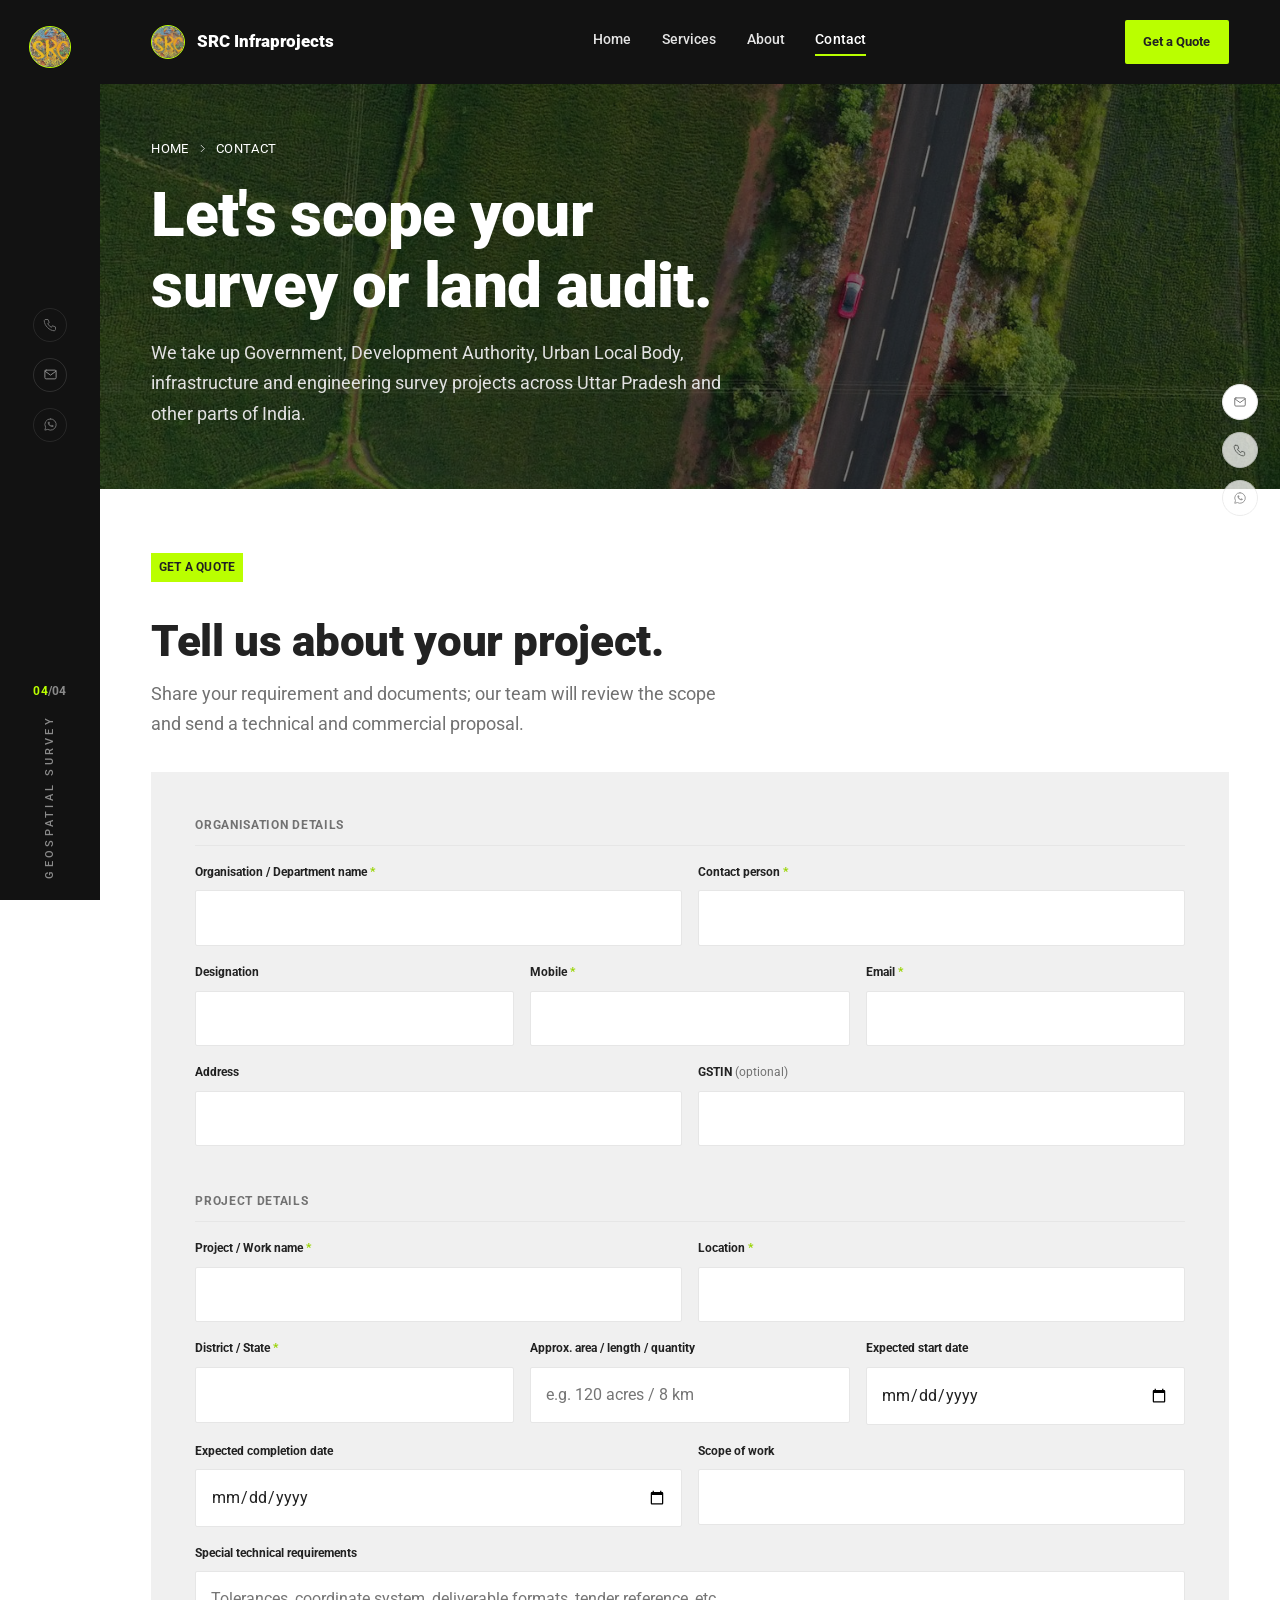
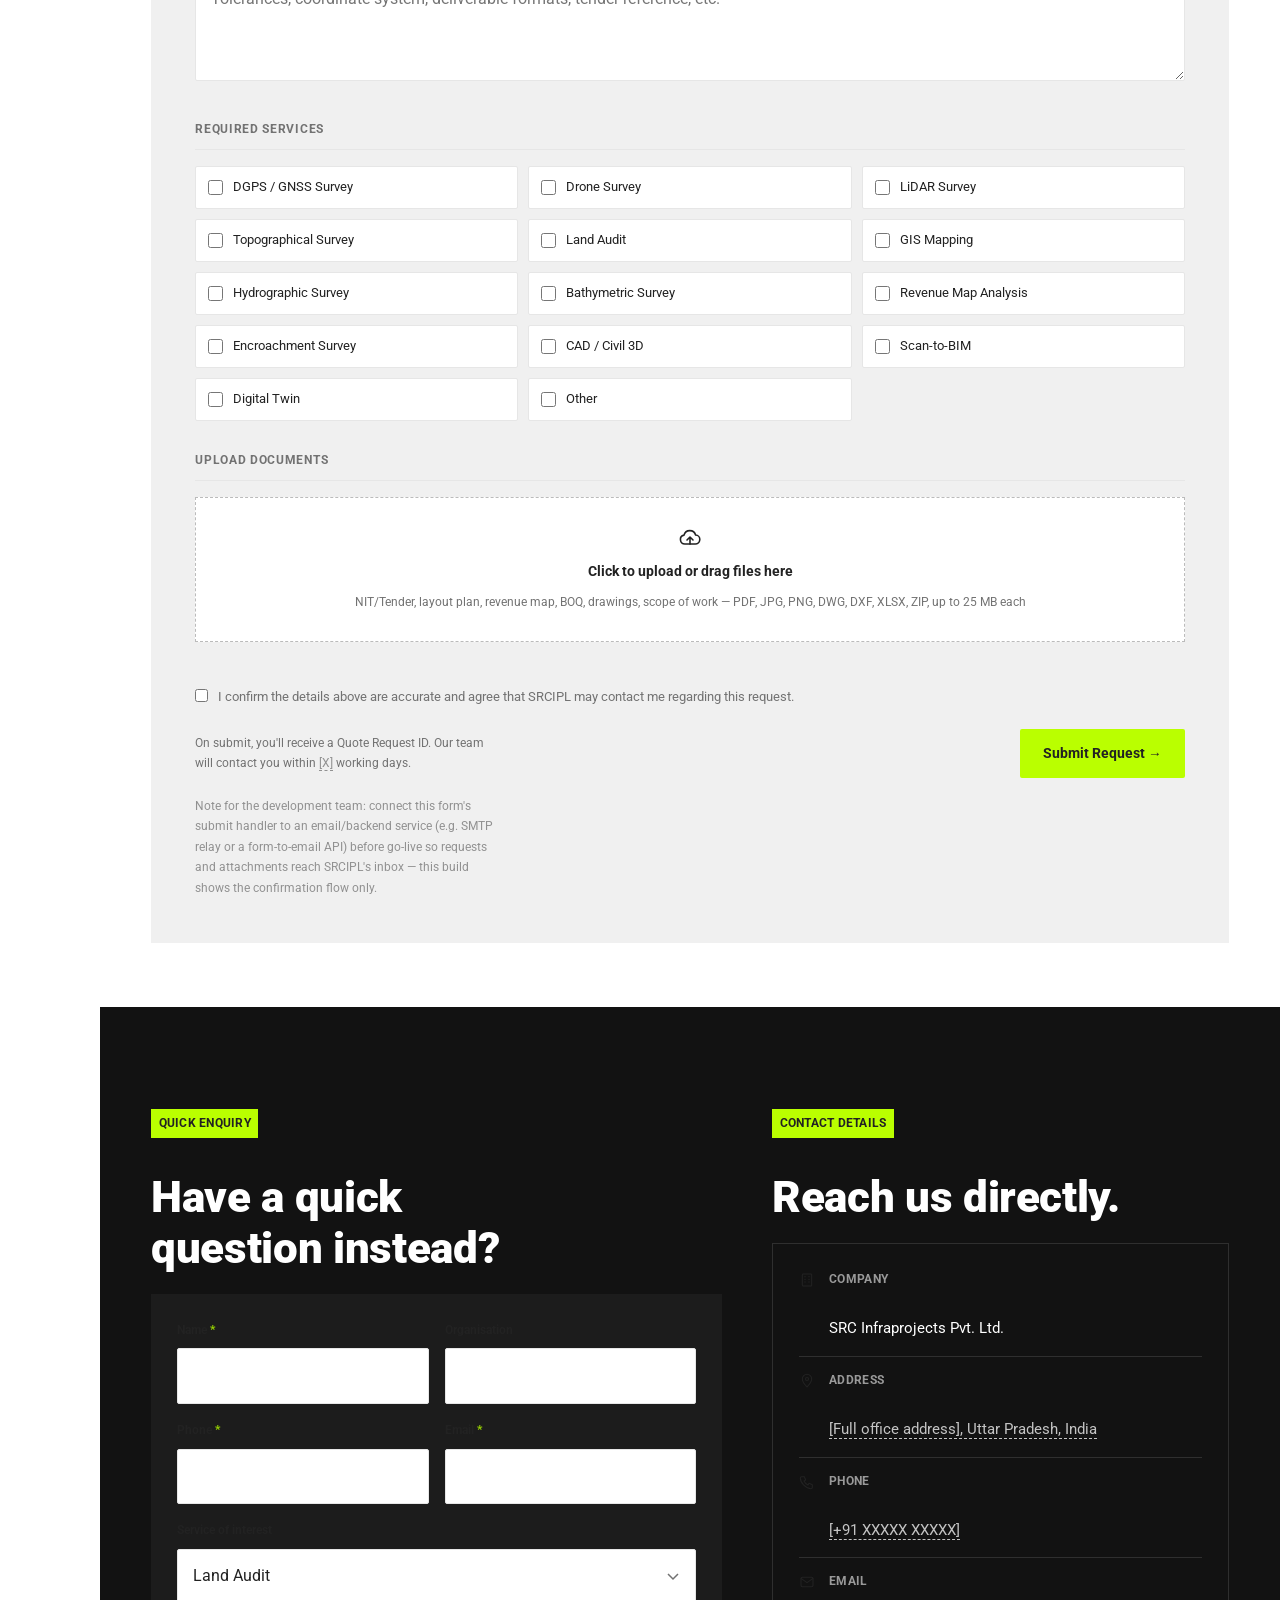
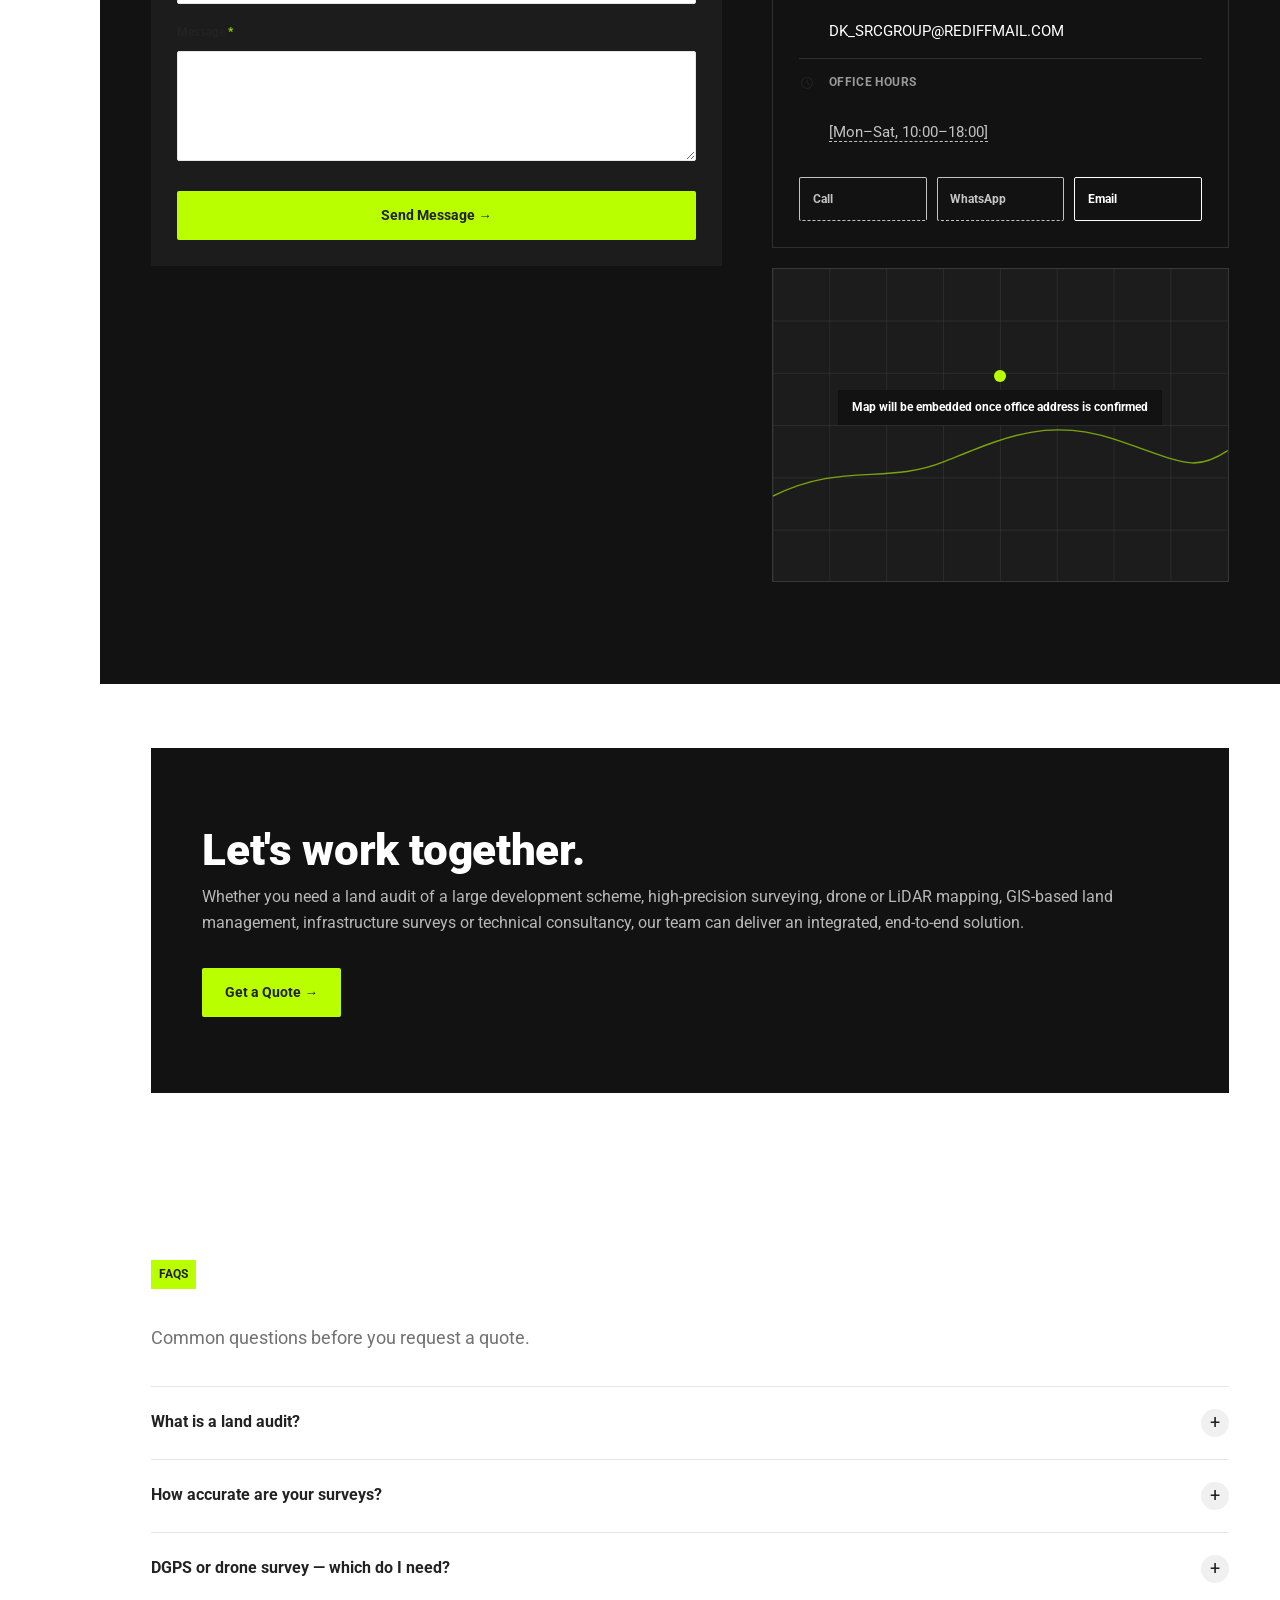
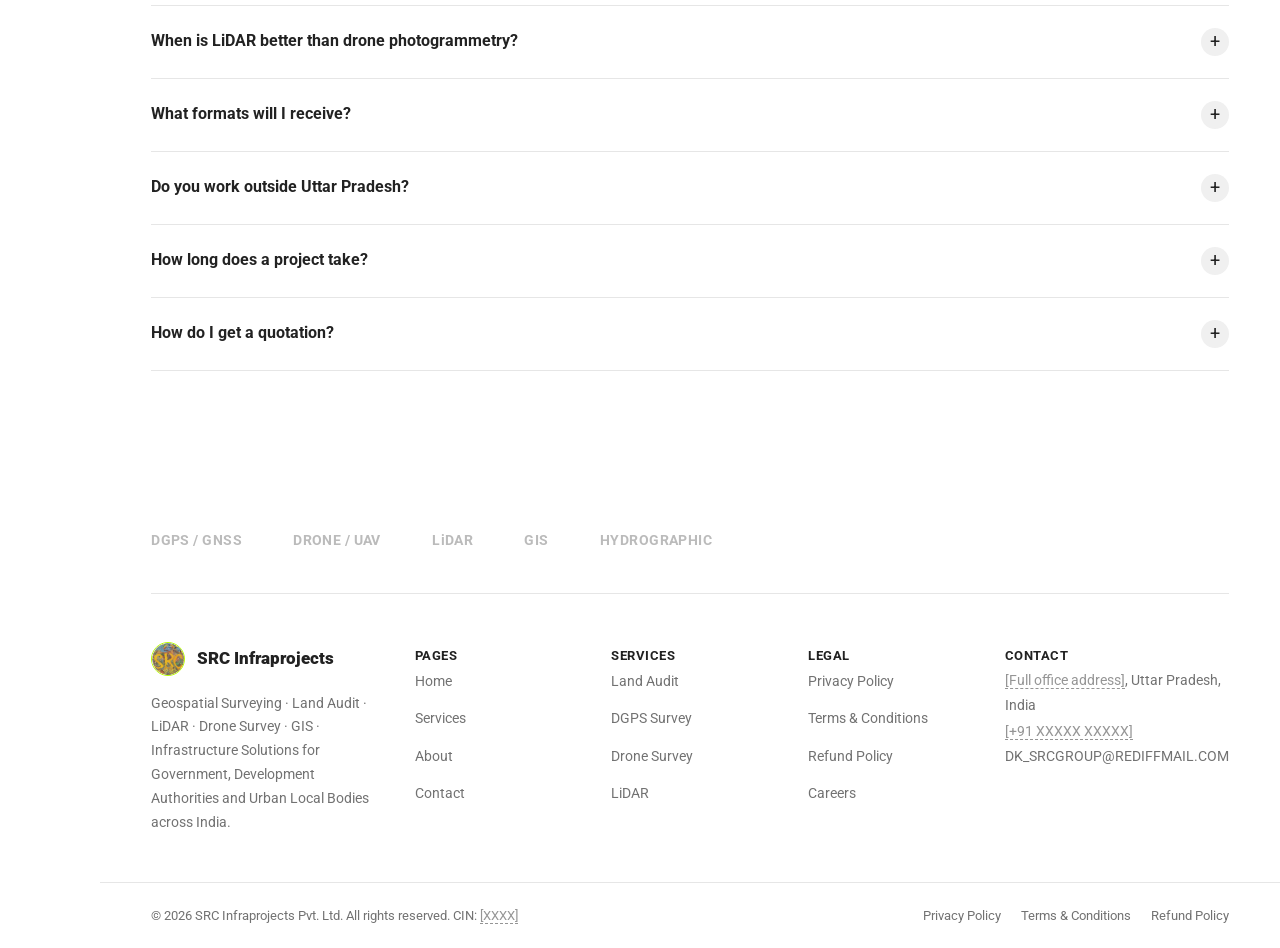
<file: contact.html>
<!doctype html>
<html lang="en">
<head>
<meta charset="UTF-8">
<meta name="viewport" content="width=device-width, initial-scale=1">
<title>Contact &amp; Get a Quote | SRC Infraprojects Pvt. Ltd. (SRCIPL)</title>
<meta name="description" content="Get in touch with SRC Infraprojects Pvt. Ltd. Share your survey, LiDAR or land audit requirement and receive a technical and commercial proposal.">
<link rel="icon" href="assets/img/logo.jpg">
<link rel="preconnect" href="https://fonts.googleapis.com">
<link rel="preconnect" href="https://fonts.gstatic.com" crossorigin>
<link href="https://fonts.googleapis.com/css2?family=Roboto:wght@400;500;700;900&display=swap" rel="stylesheet">
<link rel="stylesheet" href="assets/css/style.css">
</head>
<body data-page="contact">
<div class="app-shell">

  <aside class="sidebar">
    <a href="index.html" class="sidebar-logo"><img src="assets/img/logo.jpg" alt="SRC Infraprojects logo"></a>
    <div class="sidebar-mid">
      <a href="#" class="ph" title="Add phone number before launch" aria-label="Call"><i data-icon="phone"></i></a>
      <a href="mailto:DK_SRCGROUP@REDIFFMAIL.COM" aria-label="Email"><i data-icon="mail"></i></a>
      <a href="#" class="ph" title="Add WhatsApp number before launch" aria-label="WhatsApp"><i data-icon="whatsapp"></i></a>
    </div>
    <div class="sidebar-foot">
      <span class="sidebar-count">04<span style="color:#8a8a8a">/04</span></span>
      <span class="sidebar-vertical">GEOSPATIAL SURVEY</span>
    </div>
  </aside>

  <div class="main-shell">
    <header class="topbar solid">
      <div class="container">
        <a href="index.html" class="topbar-brand">
          <span class="mark-img"><img src="assets/img/logo.jpg" alt=""></span>
          <b>SRC Infraprojects</b>
        </a>
        <nav class="topbar-nav" id="main-nav">
          <a href="index.html" data-nav="home">Home</a>
          <a href="services.html" data-nav="services">Services</a>
          <a href="about.html" data-nav="about">About</a>
          <a href="contact.html" data-nav="contact">Contact</a>
          <a href="contact.html#get-a-quote" class="btn btn-lime mobile-cta" style="margin-top:20px">Get a Quote</a>
        </nav>
        <a href="contact.html#get-a-quote" class="topbar-cta desktop-only">Get a Quote</a>
        <button class="topbar-toggle" id="nav-toggle" aria-label="Toggle menu" aria-expanded="false"><span></span></button>
      </div>
    </header>

    <main>

      <section class="page-hero has-photo" style="background-image:url('assets/img/photos/field-india.jpg');background-position:center 30%">
        <div class="container">
          <div class="breadcrumb"><a href="index.html">Home</a><i data-icon="chevronRight"></i><span>Contact</span></div>
          <h1>Let's scope your survey or land audit.</h1>
          <p class="lede">We take up Government, Development Authority, Urban Local Body, infrastructure and engineering survey projects across Uttar Pradesh and other parts of India.</p>
        </div>
      </section>

      <!-- GET A QUOTE -->
      <section id="get-a-quote" class="section-tight">
        <div class="container">
          <span class="eyebrow-mark" data-reveal>Get a Quote</span>
          <h2 data-reveal style="margin:16px 0 12px">Tell us about your project.</h2>
          <p class="lede" data-reveal style="margin-bottom:32px">Share your requirement and documents; our team will review the scope and send a technical and commercial proposal.</p>

          <div class="form-panel" data-reveal>
            <form id="quote-form" class="quote-form" novalidate>
              <div class="form-body">
                <fieldset>
                  <legend>Organisation details</legend>
                  <div class="form-row">
                    <div class="field"><label>Organisation / Department name <span class="req">*</span></label><input type="text" name="org" required></div>
                    <div class="field"><label>Contact person <span class="req">*</span></label><input type="text" name="contact_person" required></div>
                  </div>
                  <div class="form-row cols-3">
                    <div class="field"><label>Designation</label><input type="text" name="designation"></div>
                    <div class="field"><label>Mobile <span class="req">*</span></label><input type="tel" name="mobile" required></div>
                    <div class="field"><label>Email <span class="req">*</span></label><input type="email" name="email" required></div>
                  </div>
                  <div class="form-row">
                    <div class="field"><label>Address</label><input type="text" name="address"></div>
                    <div class="field"><label>GSTIN <span style="text-transform:none;color:var(--gray);font-weight:400">(optional)</span></label><input type="text" name="gstin"></div>
                  </div>
                </fieldset>

                <fieldset>
                  <legend>Project details</legend>
                  <div class="form-row">
                    <div class="field"><label>Project / Work name <span class="req">*</span></label><input type="text" name="project_name" required></div>
                    <div class="field"><label>Location <span class="req">*</span></label><input type="text" name="location" required></div>
                  </div>
                  <div class="form-row cols-3">
                    <div class="field"><label>District / State <span class="req">*</span></label><input type="text" name="district_state" required></div>
                    <div class="field"><label>Approx. area / length / quantity</label><input type="text" name="quantity" placeholder="e.g. 120 acres / 8 km"></div>
                    <div class="field"><label>Expected start date</label><input type="date" name="start_date"></div>
                  </div>
                  <div class="form-row">
                    <div class="field"><label>Expected completion date</label><input type="date" name="end_date"></div>
                    <div class="field"><label>Scope of work</label><input type="text" name="scope"></div>
                  </div>
                  <div class="field"><label>Special technical requirements</label><textarea name="requirements" placeholder="Tolerances, coordinate system, deliverable formats, tender reference, etc."></textarea></div>
                </fieldset>

                <fieldset>
                  <legend>Required services</legend>
                  <div class="check-grid">
                    <label class="check-opt"><input type="checkbox" name="services" value="DGPS / GNSS Survey"><span>DGPS / GNSS Survey</span></label>
                    <label class="check-opt"><input type="checkbox" name="services" value="Drone Survey"><span>Drone Survey</span></label>
                    <label class="check-opt"><input type="checkbox" name="services" value="LiDAR Survey"><span>LiDAR Survey</span></label>
                    <label class="check-opt"><input type="checkbox" name="services" value="Topographical Survey"><span>Topographical Survey</span></label>
                    <label class="check-opt"><input type="checkbox" name="services" value="Land Audit"><span>Land Audit</span></label>
                    <label class="check-opt"><input type="checkbox" name="services" value="GIS Mapping"><span>GIS Mapping</span></label>
                    <label class="check-opt"><input type="checkbox" name="services" value="Hydrographic Survey"><span>Hydrographic Survey</span></label>
                    <label class="check-opt"><input type="checkbox" name="services" value="Bathymetric Survey"><span>Bathymetric Survey</span></label>
                    <label class="check-opt"><input type="checkbox" name="services" value="Revenue Map Analysis"><span>Revenue Map Analysis</span></label>
                    <label class="check-opt"><input type="checkbox" name="services" value="Encroachment Survey"><span>Encroachment Survey</span></label>
                    <label class="check-opt"><input type="checkbox" name="services" value="CAD / Civil 3D"><span>CAD / Civil 3D</span></label>
                    <label class="check-opt"><input type="checkbox" name="services" value="Scan-to-BIM"><span>Scan-to-BIM</span></label>
                    <label class="check-opt"><input type="checkbox" name="services" value="Digital Twin"><span>Digital Twin</span></label>
                    <label class="check-opt"><input type="checkbox" name="services" value="Other"><span>Other</span></label>
                  </div>
                </fieldset>

                <fieldset>
                  <legend>Upload documents</legend>
                  <label class="upload-box" data-file-list="quote-file-list">
                    <i data-icon="uploadCloud"></i>
                    <b>Click to upload or drag files here</b>
                    <span>NIT/Tender, layout plan, revenue map, BOQ, drawings, scope of work — PDF, JPG, PNG, DWG, DXF, XLSX, ZIP, up to 25 MB each</span>
                    <input type="file" name="documents" multiple accept=".pdf,.jpg,.jpeg,.png,.dwg,.dxf,.xlsx,.zip">
                  </label>
                  <div class="file-list" id="quote-file-list"></div>
                </fieldset>

                <label class="form-consent"><input type="checkbox" required><span>I confirm the details above are accurate and agree that SRCIPL may contact me regarding this request.</span></label>

                <div class="form-foot">
                  <p class="form-note">On submit, you'll receive a Quote Request ID. Our team will contact you within <span class="ph" title="Confirm with client before launch">[X]</span> working days.</p>
                  <button type="submit" class="btn btn-lime">Submit Request →</button>
                </div>
              </div>

              <div class="success-panel">
                <div class="ic-ok"><i data-icon="check"></i></div>
                <h3>Thank you. Your request has been received.</h3>
                <div class="req-id" data-req-id>SRC-QRF-2026-000000</div>
                <p>A confirmation has been noted against this ID. Our team will review your scope and documents and contact you within <span class="ph" title="Confirm with client before launch">[X]</span> working days.</p>
              </div>
            </form>
            <p class="form-note" style="margin-top:18px;opacity:.75">Note for the development team: connect this form's submit handler to an email/backend service (e.g. SMTP relay or a form-to-email API) before go-live so requests and attachments reach SRCIPL's inbox — this build shows the confirmation flow only.</p>
          </div>
        </div>
      </section>

      <!-- CONTACT DETAILS + QUICK ENQUIRY -->
      <section class="section on-dark">
        <div class="container contact-grid">
          <div data-reveal>
            <span class="eyebrow-mark">Quick Enquiry</span>
            <h2 style="margin:16px 0 20px">Have a quick question instead?</h2>
            <div class="form-panel on-dark-panel" style="padding:26px">
              <form id="enquiry-form" class="enquiry-form" novalidate>
                <div class="form-body">
                  <div class="form-row">
                    <div class="field"><label>Name <span class="req">*</span></label><input type="text" name="name" required></div>
                    <div class="field"><label>Organisation</label><input type="text" name="org"></div>
                  </div>
                  <div class="form-row">
                    <div class="field"><label>Phone <span class="req">*</span></label><input type="tel" name="phone" required></div>
                    <div class="field"><label>Email <span class="req">*</span></label><input type="email" name="email" required></div>
                  </div>
                  <div class="field" style="margin-bottom:18px"><label>Service of interest</label>
                    <select name="service">
                      <option>Land Audit</option><option>DGPS / GNSS Survey</option><option>Drone Survey</option><option>LiDAR Survey</option><option>GIS Mapping</option><option>Topographical Survey</option><option>Hydrographic Survey</option><option>Scan-to-BIM</option><option>Digital Twin</option><option>Other</option>
                    </select>
                  </div>
                  <div class="field" style="margin-bottom:22px"><label>Message <span class="req">*</span></label><textarea name="message" required></textarea></div>
                  <button type="submit" class="btn btn-lime btn-block">Send Message →</button>
                </div>
                <div class="success-panel">
                  <div class="ic-ok"><i data-icon="check"></i></div>
                  <h3>Thank you for contacting SRCIPL.</h3>
                  <div class="req-id" data-req-id>SRC-ENQ-2026-000000</div>
                  <p>We will reply within <span class="ph" title="Confirm with client before launch">[X]</span> working days.</p>
                </div>
              </form>
            </div>
          </div>

          <div data-reveal>
            <span class="eyebrow-mark">Contact Details</span>
            <h2 style="margin:16px 0 20px">Reach us directly.</h2>
            <div class="contact-card" style="border-color:var(--line-dark)">
              <div class="contact-line" style="border-top-color:var(--line-dark)"><i data-icon="building" style="color:var(--lime)"></i><div><b style="color:#999">Company</b><br><span>SRC Infraprojects Pvt. Ltd.</span></div></div>
              <div class="contact-line" style="border-top-color:var(--line-dark)"><i data-icon="pin" style="color:var(--lime)"></i><div><b style="color:#999">Address</b><br><span class="ph" title="Confirm with client before launch">[Full office address], Uttar Pradesh, India</span></div></div>
              <div class="contact-line" style="border-top-color:var(--line-dark)"><i data-icon="phone" style="color:var(--lime)"></i><div><b style="color:#999">Phone</b><br><span class="ph" title="Confirm with client before launch">[+91 XXXXX XXXXX]</span></div></div>
              <div class="contact-line" style="border-top-color:var(--line-dark)"><i data-icon="mail" style="color:var(--lime)"></i><div><b style="color:#999">Email</b><br><a href="mailto:DK_SRCGROUP@REDIFFMAIL.COM">DK_SRCGROUP@REDIFFMAIL.COM</a></div></div>
              <div class="contact-line" style="border-top-color:var(--line-dark)"><i data-icon="clock" style="color:var(--lime)"></i><div><b style="color:#999">Office hours</b><br><span class="ph" title="Confirm with client before launch">[Mon–Sat, 10:00–18:00]</span></div></div>
              <div class="quick-actions">
                <a href="#" class="btn btn-outline on-dark ph" title="Add phone number before launch">Call</a>
                <a href="#" class="btn btn-outline on-dark ph" title="Add WhatsApp number before launch">WhatsApp</a>
                <a href="mailto:DK_SRCGROUP@REDIFFMAIL.COM" class="btn btn-outline on-dark">Email</a>
              </div>
            </div>
            <div class="map-frame" style="background:var(--dark-2);border-color:var(--line-dark)">
              <svg viewBox="0 0 400 275" preserveAspectRatio="xMidYMid slice">
                <g stroke="#3a3a3a" stroke-width=".5"><path d="M0 0V275M50 0V275M100 0V275M150 0V275M200 0V275M250 0V275M300 0V275M350 0V275"/><path d="M0 0H400M0 46H400M0 92H400M0 138H400M0 184H400M0 230H400"/></g>
                <path d="M0 200c60-30 100-10 150-30s90-40 150-20 70 30 100 10" stroke="#baff00" stroke-width="1.2" fill="none" opacity=".6"/>
              </svg>
              <div class="pin"><span class="pin-dot"></span><span class="pin-label">Map will be embedded once office address is confirmed</span></div>
            </div>
          </div>
        </div>
      </section>

      <!-- LET'S WORK TOGETHER -->
      <section class="section-tight">
        <div class="container">
          <div class="cta-band" data-reveal>
            <div>
              <h2>Let's work together.</h2>
              <p>Whether you need a land audit of a large development scheme, high-precision surveying, drone or LiDAR mapping, GIS-based land management, infrastructure surveys or technical consultancy, our team can deliver an integrated, end-to-end solution.</p>
            </div>
            <a href="#get-a-quote" class="btn btn-lime">Get a Quote →</a>
          </div>
        </div>
      </section>

      <!-- FAQ -->
      <section class="section">
        <div class="container">
          <span class="eyebrow-mark" data-reveal>FAQs</span>
          <p class="lede" data-reveal style="margin:16px 0 32px">Common questions before you request a quote.</p>
          <div class="faq-list" data-reveal>
            <div class="faq-item">
              <button class="faq-q"><h4>What is a land audit?</h4><span class="plus">+</span></button>
              <div class="faq-a"><p>It compares what the records say with what exists on the ground. We check revenue records and layout plans against DGPS, drone and LiDAR survey, then report discrepancies, encroachments and vacant land plot by plot.</p></div>
            </div>
            <div class="faq-item">
              <button class="faq-q"><h4>How accurate are your surveys?</h4><span class="plus">+</span></button>
              <div class="faq-a"><p>With RTK/PPK and ground control points, typically centimetre-level. The exact tolerance is agreed in the project scope. <span class="ph" title="Confirm with client before launch">[Confirm with client.]</span></p></div>
            </div>
            <div class="faq-item">
              <button class="faq-q"><h4>DGPS or drone survey — which do I need?</h4><span class="plus">+</span></button>
              <div class="faq-a"><p>DGPS measures individual points very precisely. Drones map large areas quickly as imagery and 3D surfaces. Most projects use both, with DGPS controlling the drone data.</p></div>
            </div>
            <div class="faq-item">
              <button class="faq-q"><h4>When is LiDAR better than drone photogrammetry?</h4><span class="plus">+</span></button>
              <div class="faq-a"><p>Under vegetation, in complex structures, and where dense 3D detail is needed. Photogrammetry is often more economical for open areas.</p></div>
            </div>
            <div class="faq-item">
              <button class="faq-q"><h4>What formats will I receive?</h4><span class="plus">+</span></button>
              <div class="faq-a"><p>DWG, DXF, SHP, KML/KMZ, GeoTIFF, LAS/LAZ, PLY and PDF reports, or any format specified in your tender.</p></div>
            </div>
            <div class="faq-item">
              <button class="faq-q"><h4>Do you work outside Uttar Pradesh?</h4><span class="plus">+</span></button>
              <div class="faq-a"><p>Yes, across India.</p></div>
            </div>
            <div class="faq-item">
              <button class="faq-q"><h4>How long does a project take?</h4><span class="plus">+</span></button>
              <div class="faq-a"><p>It depends on area and scope. Every quotation includes a timeline.</p></div>
            </div>
            <div class="faq-item">
              <button class="faq-q"><h4>How do I get a quotation?</h4><span class="plus">+</span></button>
              <div class="faq-a"><p>Fill the Get a Quote form above and upload your NIT or scope document.</p></div>
            </div>
          </div>
        </div>
      </section>

    </main>

    <footer class="site-footer">
      <div class="container">
        <div class="footer-logos">
          <span>DGPS / GNSS</span><span>DRONE / UAV</span><span>LiDAR</span><span>GIS</span><span>HYDROGRAPHIC</span>
        </div>
        <div class="footer-main">
          <div class="footer-brand">
            <a href="index.html" class="topbar-brand" style="color:var(--ink)">
              <span class="mark-img"><img src="assets/img/logo.jpg" alt="SRCIPL logo"></span>
              <b>SRC Infraprojects</b>
            </a>
            <p>Geospatial Surveying · Land Audit · LiDAR · Drone Survey · GIS · Infrastructure Solutions for Government, Development Authorities and Urban Local Bodies across India.</p>
          </div>
          <div class="foot-col"><span class="foot-h">Pages</span><ul>
            <li><a href="index.html">Home</a></li>
            <li><a href="services.html">Services</a></li>
            <li><a href="about.html">About</a></li>
            <li><a href="contact.html">Contact</a></li>
          </ul></div>
          <div class="foot-col"><span class="foot-h">Services</span><ul>
            <li><a href="services.html#land-audit">Land Audit</a></li>
            <li><a href="services.html#dgps">DGPS Survey</a></li>
            <li><a href="services.html#drone">Drone Survey</a></li>
            <li><a href="services.html#lidar">LiDAR</a></li>
          </ul></div>
          <div class="foot-col"><span class="foot-h">Legal</span><ul>
            <li><a href="privacy.html">Privacy Policy</a></li>
            <li><a href="terms.html">Terms &amp; Conditions</a></li>
            <li><a href="refund.html">Refund Policy</a></li>
            <li><a href="about.html#careers">Careers</a></li>
          </ul></div>
          <div class="foot-col"><span class="foot-h">Contact</span><address>
            <span class="ph" title="Confirm with client before launch">[Full office address]</span>, Uttar Pradesh, India<br>
            <span class="ph" title="Confirm with client before launch">[+91 XXXXX XXXXX]</span><br>
            DK_SRCGROUP@REDIFFMAIL.COM
          </address></div>
        </div>
      </div>
      <div class="footer-bottom">
        <p>© <span data-year></span> SRC Infraprojects Pvt. Ltd. All rights reserved. CIN: <span class="ph" title="Confirm with client before launch">[XXXX]</span></p>
        <div class="footer-legal">
          <a href="privacy.html">Privacy Policy</a>
          <a href="terms.html">Terms &amp; Conditions</a>
          <a href="refund.html">Refund Policy</a>
        </div>
      </div>
    </footer>

    <div class="footer-rail">
      <a href="mailto:DK_SRCGROUP@REDIFFMAIL.COM" aria-label="Email"><i data-icon="mail"></i></a>
      <a href="#" class="ph" title="Add phone number before launch" aria-label="Call"><i data-icon="phone"></i></a>
      <a href="#" class="ph" title="Add WhatsApp number before launch" aria-label="WhatsApp"><i data-icon="whatsapp"></i></a>
    </div>
    <button class="to-top" aria-label="Back to top"><i data-icon="chevronUp"></i></button>
  </div>
</div>
<script src="assets/js/main.js"></script>
</body>
</html>
</file>
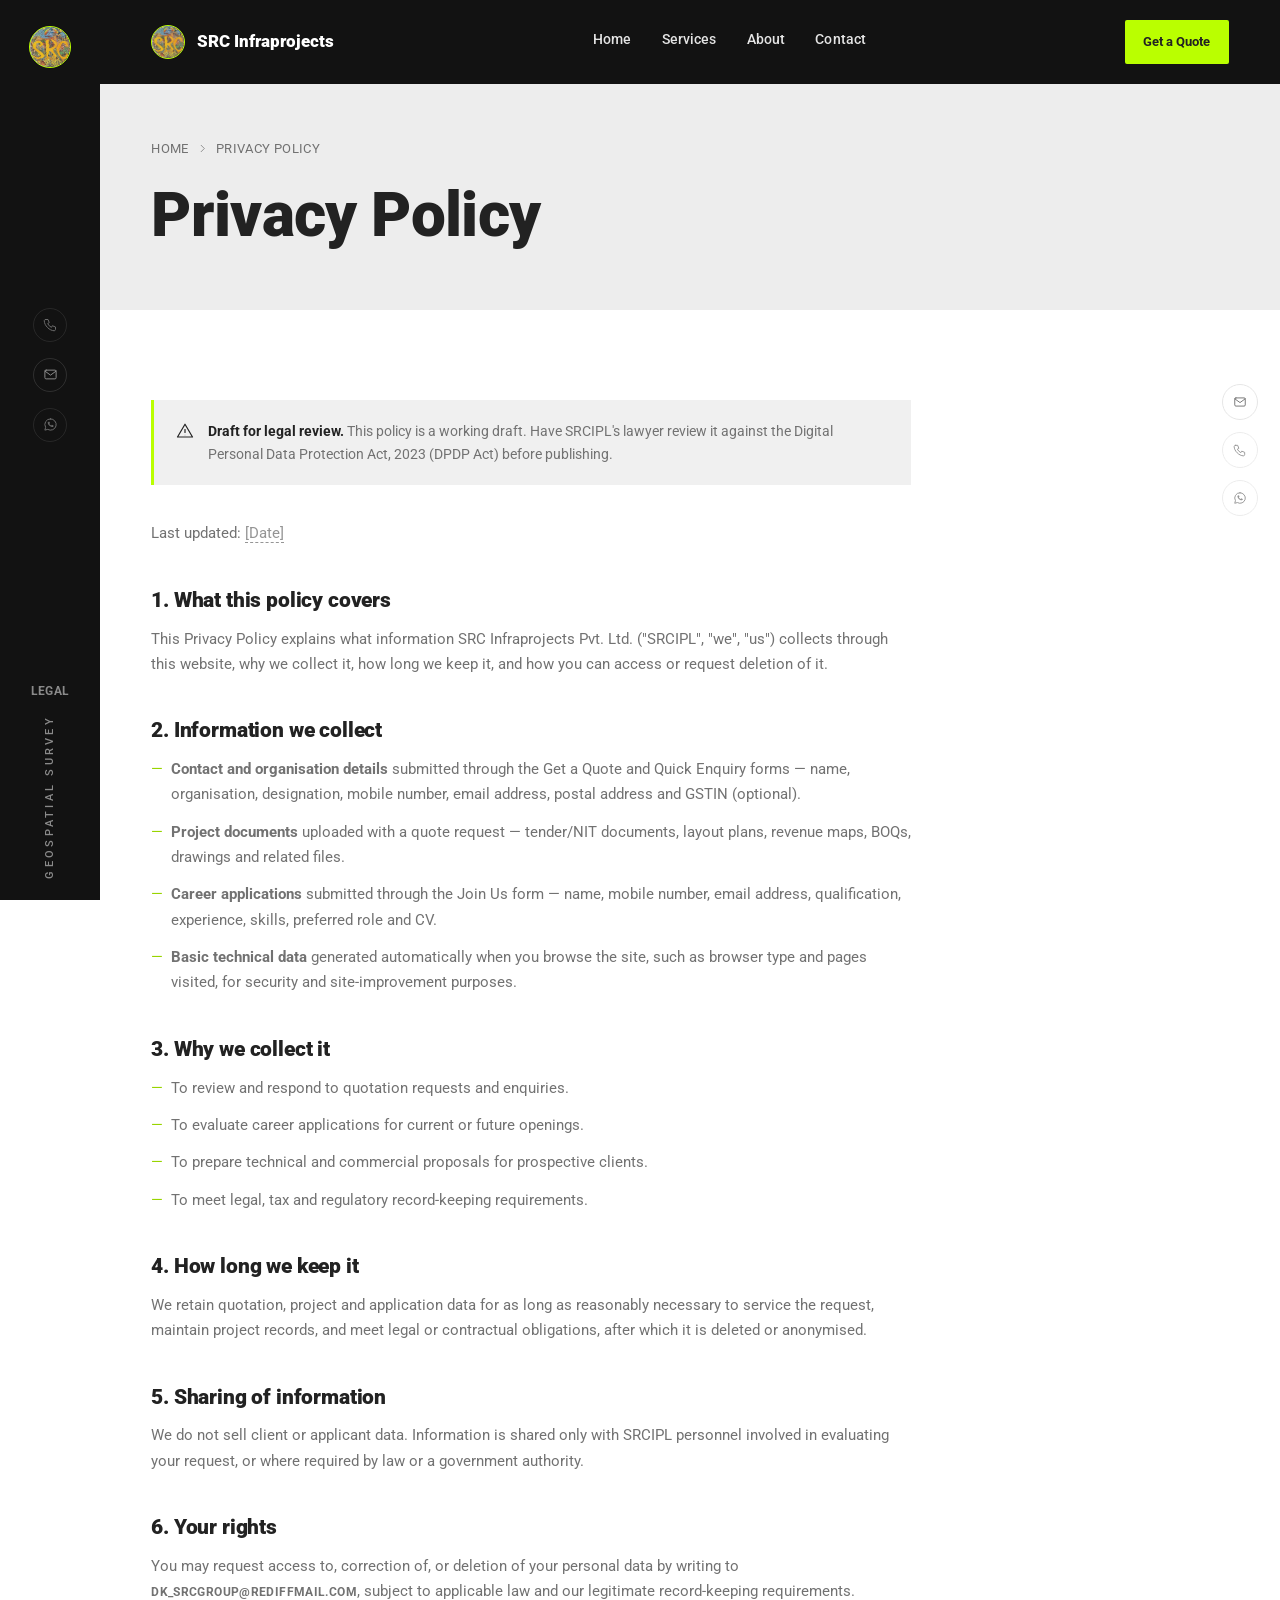
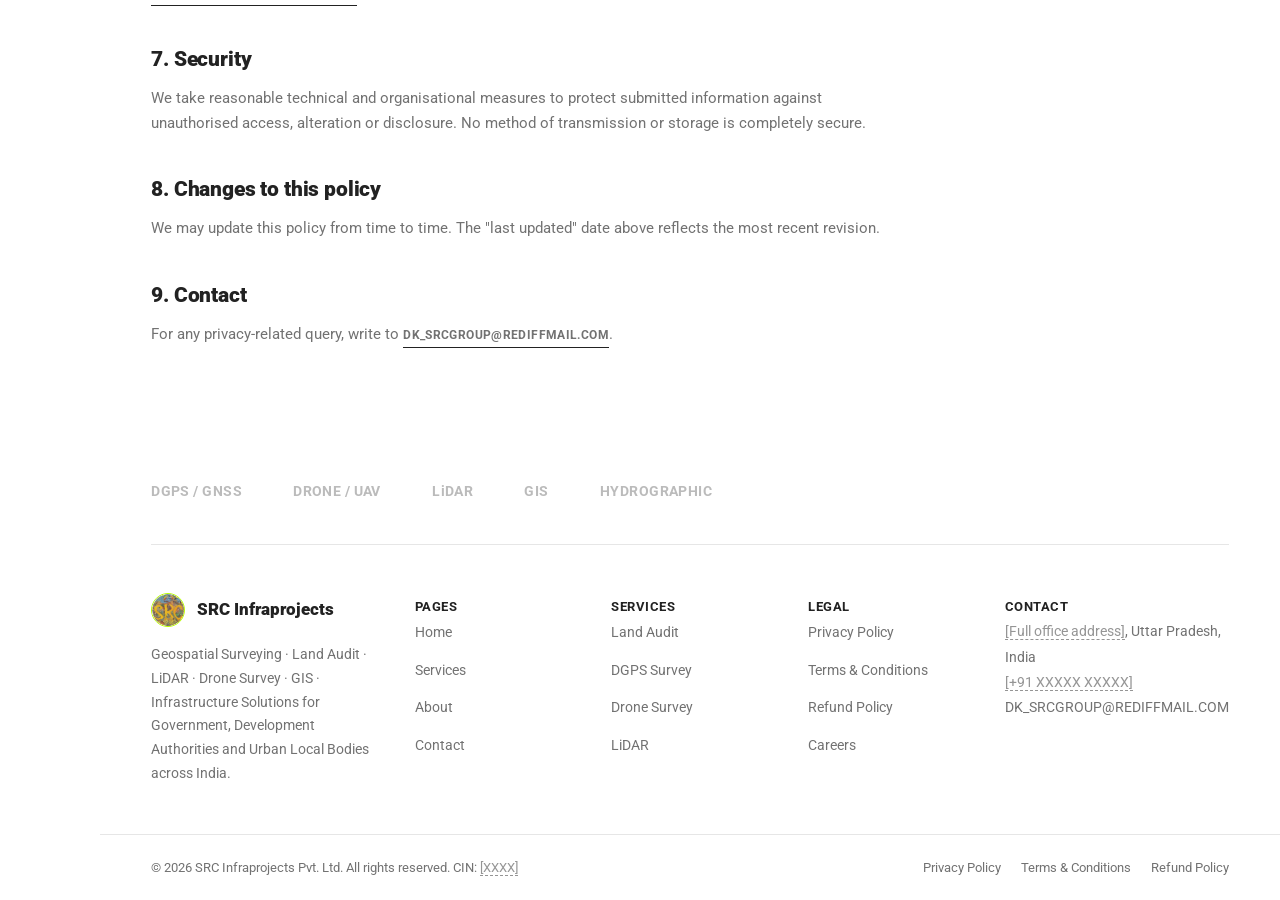
<file: privacy.html>
<!doctype html>
<html lang="en">
<head>
<meta charset="UTF-8">
<meta name="viewport" content="width=device-width, initial-scale=1">
<title>Privacy Policy | SRC Infraprojects Pvt. Ltd. (SRCIPL)</title>
<meta name="description" content="How SRC Infraprojects Pvt. Ltd. collects, uses and protects information submitted through this website.">
<link rel="icon" href="assets/img/logo.jpg">
<link rel="preconnect" href="https://fonts.googleapis.com">
<link rel="preconnect" href="https://fonts.gstatic.com" crossorigin>
<link href="https://fonts.googleapis.com/css2?family=Roboto:wght@400;500;700;900&display=swap" rel="stylesheet">
<link rel="stylesheet" href="assets/css/style.css">
</head>
<body data-page="legal">
<div class="app-shell">

  <aside class="sidebar">
    <a href="index.html" class="sidebar-logo"><img src="assets/img/logo.jpg" alt="SRC Infraprojects logo"></a>
    <div class="sidebar-mid">
      <a href="#" class="ph" title="Add phone number before launch" aria-label="Call"><i data-icon="phone"></i></a>
      <a href="mailto:DK_SRCGROUP@REDIFFMAIL.COM" aria-label="Email"><i data-icon="mail"></i></a>
      <a href="#" class="ph" title="Add WhatsApp number before launch" aria-label="WhatsApp"><i data-icon="whatsapp"></i></a>
    </div>
    <div class="sidebar-foot">
      <span class="sidebar-count" style="color:#8a8a8a">LEGAL</span>
      <span class="sidebar-vertical">GEOSPATIAL SURVEY</span>
    </div>
  </aside>

  <div class="main-shell">
    <header class="topbar solid">
      <div class="container">
        <a href="index.html" class="topbar-brand">
          <span class="mark-img"><img src="assets/img/logo.jpg" alt=""></span>
          <b>SRC Infraprojects</b>
        </a>
        <nav class="topbar-nav" id="main-nav">
          <a href="index.html" data-nav="home">Home</a>
          <a href="services.html" data-nav="services">Services</a>
          <a href="about.html" data-nav="about">About</a>
          <a href="contact.html" data-nav="contact">Contact</a>
          <a href="contact.html#get-a-quote" class="btn btn-lime mobile-cta" style="margin-top:20px">Get a Quote</a>
        </nav>
        <a href="contact.html#get-a-quote" class="topbar-cta desktop-only">Get a Quote</a>
        <button class="topbar-toggle" id="nav-toggle" aria-label="Toggle menu" aria-expanded="false"><span></span></button>
      </div>
    </header>

    <main>
      <section class="page-hero">
        <div class="container">
          <div class="breadcrumb"><a href="index.html">Home</a><i data-icon="chevronRight"></i><span>Privacy Policy</span></div>
          <h1>Privacy Policy</h1>
        </div>
      </section>

      <section class="section-tight">
        <div class="container">
          <div class="notice-box" style="margin-bottom:36px;max-width:760px">
            <i data-icon="alert"></i>
            <p><strong>Draft for legal review.</strong> This policy is a working draft. Have SRCIPL's lawyer review it against the Digital Personal Data Protection Act, 2023 (DPDP Act) before publishing.</p>
          </div>
          <div class="legal-body">
            <p class="legal-updated">Last updated: <span class="ph" title="Confirm with client before launch">[Date]</span></p>

            <h2>1. What this policy covers</h2>
            <p>This Privacy Policy explains what information SRC Infraprojects Pvt. Ltd. ("SRCIPL", "we", "us") collects through this website, why we collect it, how long we keep it, and how you can access or request deletion of it.</p>

            <h2>2. Information we collect</h2>
            <ul>
              <li><strong>Contact and organisation details</strong> submitted through the Get a Quote and Quick Enquiry forms — name, organisation, designation, mobile number, email address, postal address and GSTIN (optional).</li>
              <li><strong>Project documents</strong> uploaded with a quote request — tender/NIT documents, layout plans, revenue maps, BOQs, drawings and related files.</li>
              <li><strong>Career applications</strong> submitted through the Join Us form — name, mobile number, email address, qualification, experience, skills, preferred role and CV.</li>
              <li><strong>Basic technical data</strong> generated automatically when you browse the site, such as browser type and pages visited, for security and site-improvement purposes.</li>
            </ul>

            <h2>3. Why we collect it</h2>
            <ul>
              <li>To review and respond to quotation requests and enquiries.</li>
              <li>To evaluate career applications for current or future openings.</li>
              <li>To prepare technical and commercial proposals for prospective clients.</li>
              <li>To meet legal, tax and regulatory record-keeping requirements.</li>
            </ul>

            <h2>4. How long we keep it</h2>
            <p>We retain quotation, project and application data for as long as reasonably necessary to service the request, maintain project records, and meet legal or contractual obligations, after which it is deleted or anonymised.</p>

            <h2>5. Sharing of information</h2>
            <p>We do not sell client or applicant data. Information is shared only with SRCIPL personnel involved in evaluating your request, or where required by law or a government authority.</p>

            <h2>6. Your rights</h2>
            <p>You may request access to, correction of, or deletion of your personal data by writing to <a href="mailto:DK_SRCGROUP@REDIFFMAIL.COM" class="text-link">DK_SRCGROUP@REDIFFMAIL.COM</a>, subject to applicable law and our legitimate record-keeping requirements.</p>

            <h2>7. Security</h2>
            <p>We take reasonable technical and organisational measures to protect submitted information against unauthorised access, alteration or disclosure. No method of transmission or storage is completely secure.</p>

            <h2>8. Changes to this policy</h2>
            <p>We may update this policy from time to time. The "last updated" date above reflects the most recent revision.</p>

            <h2>9. Contact</h2>
            <p>For any privacy-related query, write to <a href="mailto:DK_SRCGROUP@REDIFFMAIL.COM" class="text-link">DK_SRCGROUP@REDIFFMAIL.COM</a>.</p>
          </div>
        </div>
      </section>
    </main>

    <footer class="site-footer">
      <div class="container">
        <div class="footer-logos">
          <span>DGPS / GNSS</span><span>DRONE / UAV</span><span>LiDAR</span><span>GIS</span><span>HYDROGRAPHIC</span>
        </div>
        <div class="footer-main">
          <div class="footer-brand">
            <a href="index.html" class="topbar-brand" style="color:var(--ink)">
              <span class="mark-img"><img src="assets/img/logo.jpg" alt="SRCIPL logo"></span>
              <b>SRC Infraprojects</b>
            </a>
            <p>Geospatial Surveying · Land Audit · LiDAR · Drone Survey · GIS · Infrastructure Solutions for Government, Development Authorities and Urban Local Bodies across India.</p>
          </div>
          <div class="foot-col"><span class="foot-h">Pages</span><ul>
            <li><a href="index.html">Home</a></li>
            <li><a href="services.html">Services</a></li>
            <li><a href="about.html">About</a></li>
            <li><a href="contact.html">Contact</a></li>
          </ul></div>
          <div class="foot-col"><span class="foot-h">Services</span><ul>
            <li><a href="services.html#land-audit">Land Audit</a></li>
            <li><a href="services.html#dgps">DGPS Survey</a></li>
            <li><a href="services.html#drone">Drone Survey</a></li>
            <li><a href="services.html#lidar">LiDAR</a></li>
          </ul></div>
          <div class="foot-col"><span class="foot-h">Legal</span><ul>
            <li><a href="privacy.html">Privacy Policy</a></li>
            <li><a href="terms.html">Terms &amp; Conditions</a></li>
            <li><a href="refund.html">Refund Policy</a></li>
            <li><a href="about.html#careers">Careers</a></li>
          </ul></div>
          <div class="foot-col"><span class="foot-h">Contact</span><address>
            <span class="ph" title="Confirm with client before launch">[Full office address]</span>, Uttar Pradesh, India<br>
            <span class="ph" title="Confirm with client before launch">[+91 XXXXX XXXXX]</span><br>
            DK_SRCGROUP@REDIFFMAIL.COM
          </address></div>
        </div>
      </div>
      <div class="footer-bottom">
        <p>© <span data-year></span> SRC Infraprojects Pvt. Ltd. All rights reserved. CIN: <span class="ph" title="Confirm with client before launch">[XXXX]</span></p>
        <div class="footer-legal">
          <a href="privacy.html">Privacy Policy</a>
          <a href="terms.html">Terms &amp; Conditions</a>
          <a href="refund.html">Refund Policy</a>
        </div>
      </div>
    </footer>

    <div class="footer-rail">
      <a href="mailto:DK_SRCGROUP@REDIFFMAIL.COM" aria-label="Email"><i data-icon="mail"></i></a>
      <a href="#" class="ph" title="Add phone number before launch" aria-label="Call"><i data-icon="phone"></i></a>
      <a href="#" class="ph" title="Add WhatsApp number before launch" aria-label="WhatsApp"><i data-icon="whatsapp"></i></a>
    </div>
    <button class="to-top" aria-label="Back to top"><i data-icon="chevronUp"></i></button>
  </div>
</div>
<script src="assets/js/main.js"></script>
</body>
</html>
</file>
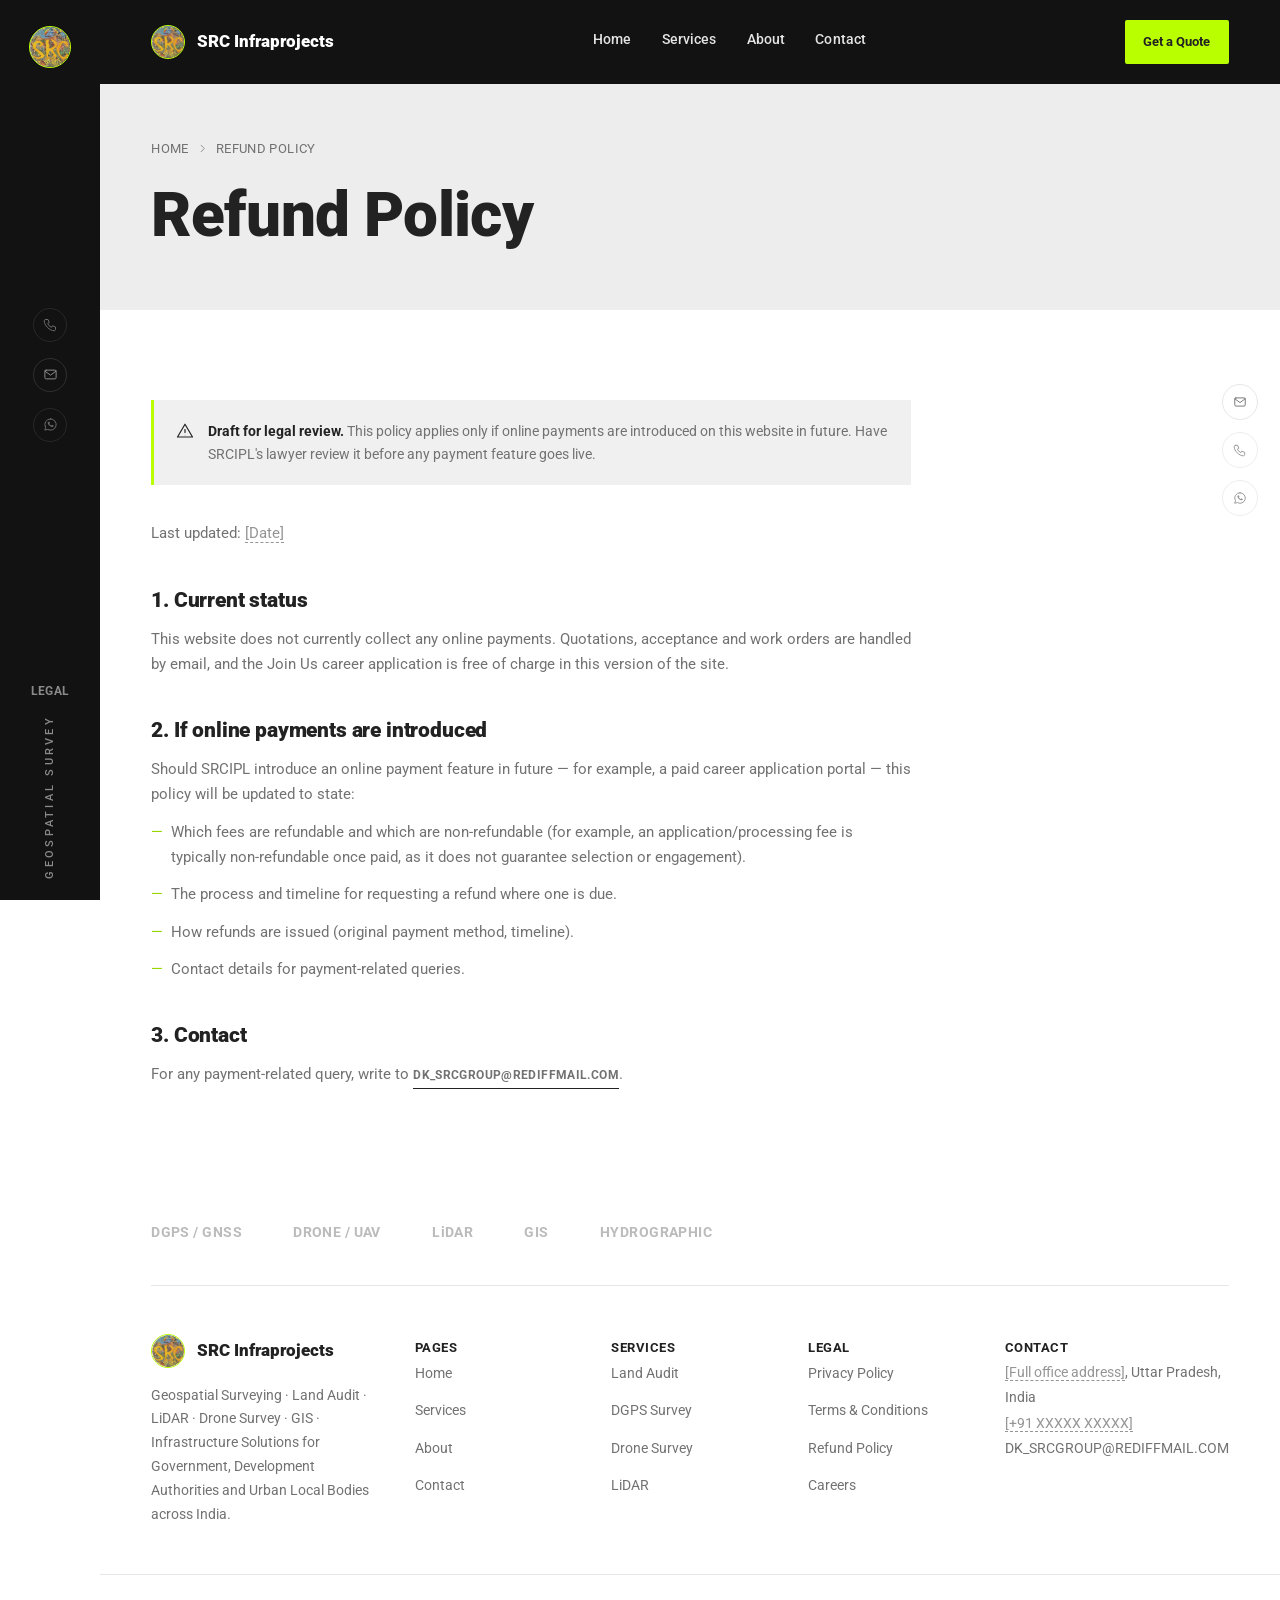
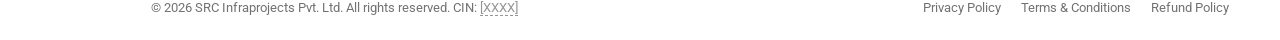
<file: refund.html>
<!doctype html>
<html lang="en">
<head>
<meta charset="UTF-8">
<meta name="viewport" content="width=device-width, initial-scale=1">
<title>Refund Policy | SRC Infraprojects Pvt. Ltd. (SRCIPL)</title>
<meta name="description" content="Refund policy for SRC Infraprojects Pvt. Ltd. website.">
<link rel="icon" href="assets/img/logo.jpg">
<link rel="preconnect" href="https://fonts.googleapis.com">
<link rel="preconnect" href="https://fonts.gstatic.com" crossorigin>
<link href="https://fonts.googleapis.com/css2?family=Roboto:wght@400;500;700;900&display=swap" rel="stylesheet">
<link rel="stylesheet" href="assets/css/style.css">
</head>
<body data-page="legal">
<div class="app-shell">

  <aside class="sidebar">
    <a href="index.html" class="sidebar-logo"><img src="assets/img/logo.jpg" alt="SRC Infraprojects logo"></a>
    <div class="sidebar-mid">
      <a href="#" class="ph" title="Add phone number before launch" aria-label="Call"><i data-icon="phone"></i></a>
      <a href="mailto:DK_SRCGROUP@REDIFFMAIL.COM" aria-label="Email"><i data-icon="mail"></i></a>
      <a href="#" class="ph" title="Add WhatsApp number before launch" aria-label="WhatsApp"><i data-icon="whatsapp"></i></a>
    </div>
    <div class="sidebar-foot">
      <span class="sidebar-count" style="color:#8a8a8a">LEGAL</span>
      <span class="sidebar-vertical">GEOSPATIAL SURVEY</span>
    </div>
  </aside>

  <div class="main-shell">
    <header class="topbar solid">
      <div class="container">
        <a href="index.html" class="topbar-brand">
          <span class="mark-img"><img src="assets/img/logo.jpg" alt=""></span>
          <b>SRC Infraprojects</b>
        </a>
        <nav class="topbar-nav" id="main-nav">
          <a href="index.html" data-nav="home">Home</a>
          <a href="services.html" data-nav="services">Services</a>
          <a href="about.html" data-nav="about">About</a>
          <a href="contact.html" data-nav="contact">Contact</a>
          <a href="contact.html#get-a-quote" class="btn btn-lime mobile-cta" style="margin-top:20px">Get a Quote</a>
        </nav>
        <a href="contact.html#get-a-quote" class="topbar-cta desktop-only">Get a Quote</a>
        <button class="topbar-toggle" id="nav-toggle" aria-label="Toggle menu" aria-expanded="false"><span></span></button>
      </div>
    </header>

    <main>
      <section class="page-hero">
        <div class="container">
          <div class="breadcrumb"><a href="index.html">Home</a><i data-icon="chevronRight"></i><span>Refund Policy</span></div>
          <h1>Refund Policy</h1>
        </div>
      </section>

      <section class="section-tight">
        <div class="container">
          <div class="notice-box" style="margin-bottom:36px;max-width:760px">
            <i data-icon="alert"></i>
            <p><strong>Draft for legal review.</strong> This policy applies only if online payments are introduced on this website in future. Have SRCIPL's lawyer review it before any payment feature goes live.</p>
          </div>
          <div class="legal-body">
            <p class="legal-updated">Last updated: <span class="ph" title="Confirm with client before launch">[Date]</span></p>

            <h2>1. Current status</h2>
            <p>This website does not currently collect any online payments. Quotations, acceptance and work orders are handled by email, and the Join Us career application is free of charge in this version of the site.</p>

            <h2>2. If online payments are introduced</h2>
            <p>Should SRCIPL introduce an online payment feature in future — for example, a paid career application portal — this policy will be updated to state:</p>
            <ul>
              <li>Which fees are refundable and which are non-refundable (for example, an application/processing fee is typically non-refundable once paid, as it does not guarantee selection or engagement).</li>
              <li>The process and timeline for requesting a refund where one is due.</li>
              <li>How refunds are issued (original payment method, timeline).</li>
              <li>Contact details for payment-related queries.</li>
            </ul>

            <h2>3. Contact</h2>
            <p>For any payment-related query, write to <a href="mailto:DK_SRCGROUP@REDIFFMAIL.COM" class="text-link">DK_SRCGROUP@REDIFFMAIL.COM</a>.</p>
          </div>
        </div>
      </section>
    </main>

    <footer class="site-footer">
      <div class="container">
        <div class="footer-logos">
          <span>DGPS / GNSS</span><span>DRONE / UAV</span><span>LiDAR</span><span>GIS</span><span>HYDROGRAPHIC</span>
        </div>
        <div class="footer-main">
          <div class="footer-brand">
            <a href="index.html" class="topbar-brand" style="color:var(--ink)">
              <span class="mark-img"><img src="assets/img/logo.jpg" alt="SRCIPL logo"></span>
              <b>SRC Infraprojects</b>
            </a>
            <p>Geospatial Surveying · Land Audit · LiDAR · Drone Survey · GIS · Infrastructure Solutions for Government, Development Authorities and Urban Local Bodies across India.</p>
          </div>
          <div class="foot-col"><span class="foot-h">Pages</span><ul>
            <li><a href="index.html">Home</a></li>
            <li><a href="services.html">Services</a></li>
            <li><a href="about.html">About</a></li>
            <li><a href="contact.html">Contact</a></li>
          </ul></div>
          <div class="foot-col"><span class="foot-h">Services</span><ul>
            <li><a href="services.html#land-audit">Land Audit</a></li>
            <li><a href="services.html#dgps">DGPS Survey</a></li>
            <li><a href="services.html#drone">Drone Survey</a></li>
            <li><a href="services.html#lidar">LiDAR</a></li>
          </ul></div>
          <div class="foot-col"><span class="foot-h">Legal</span><ul>
            <li><a href="privacy.html">Privacy Policy</a></li>
            <li><a href="terms.html">Terms &amp; Conditions</a></li>
            <li><a href="refund.html">Refund Policy</a></li>
            <li><a href="about.html#careers">Careers</a></li>
          </ul></div>
          <div class="foot-col"><span class="foot-h">Contact</span><address>
            <span class="ph" title="Confirm with client before launch">[Full office address]</span>, Uttar Pradesh, India<br>
            <span class="ph" title="Confirm with client before launch">[+91 XXXXX XXXXX]</span><br>
            DK_SRCGROUP@REDIFFMAIL.COM
          </address></div>
        </div>
      </div>
      <div class="footer-bottom">
        <p>© <span data-year></span> SRC Infraprojects Pvt. Ltd. All rights reserved. CIN: <span class="ph" title="Confirm with client before launch">[XXXX]</span></p>
        <div class="footer-legal">
          <a href="privacy.html">Privacy Policy</a>
          <a href="terms.html">Terms &amp; Conditions</a>
          <a href="refund.html">Refund Policy</a>
        </div>
      </div>
    </footer>

    <div class="footer-rail">
      <a href="mailto:DK_SRCGROUP@REDIFFMAIL.COM" aria-label="Email"><i data-icon="mail"></i></a>
      <a href="#" class="ph" title="Add phone number before launch" aria-label="Call"><i data-icon="phone"></i></a>
      <a href="#" class="ph" title="Add WhatsApp number before launch" aria-label="WhatsApp"><i data-icon="whatsapp"></i></a>
    </div>
    <button class="to-top" aria-label="Back to top"><i data-icon="chevronUp"></i></button>
  </div>
</div>
<script src="assets/js/main.js"></script>
</body>
</html>
</file>
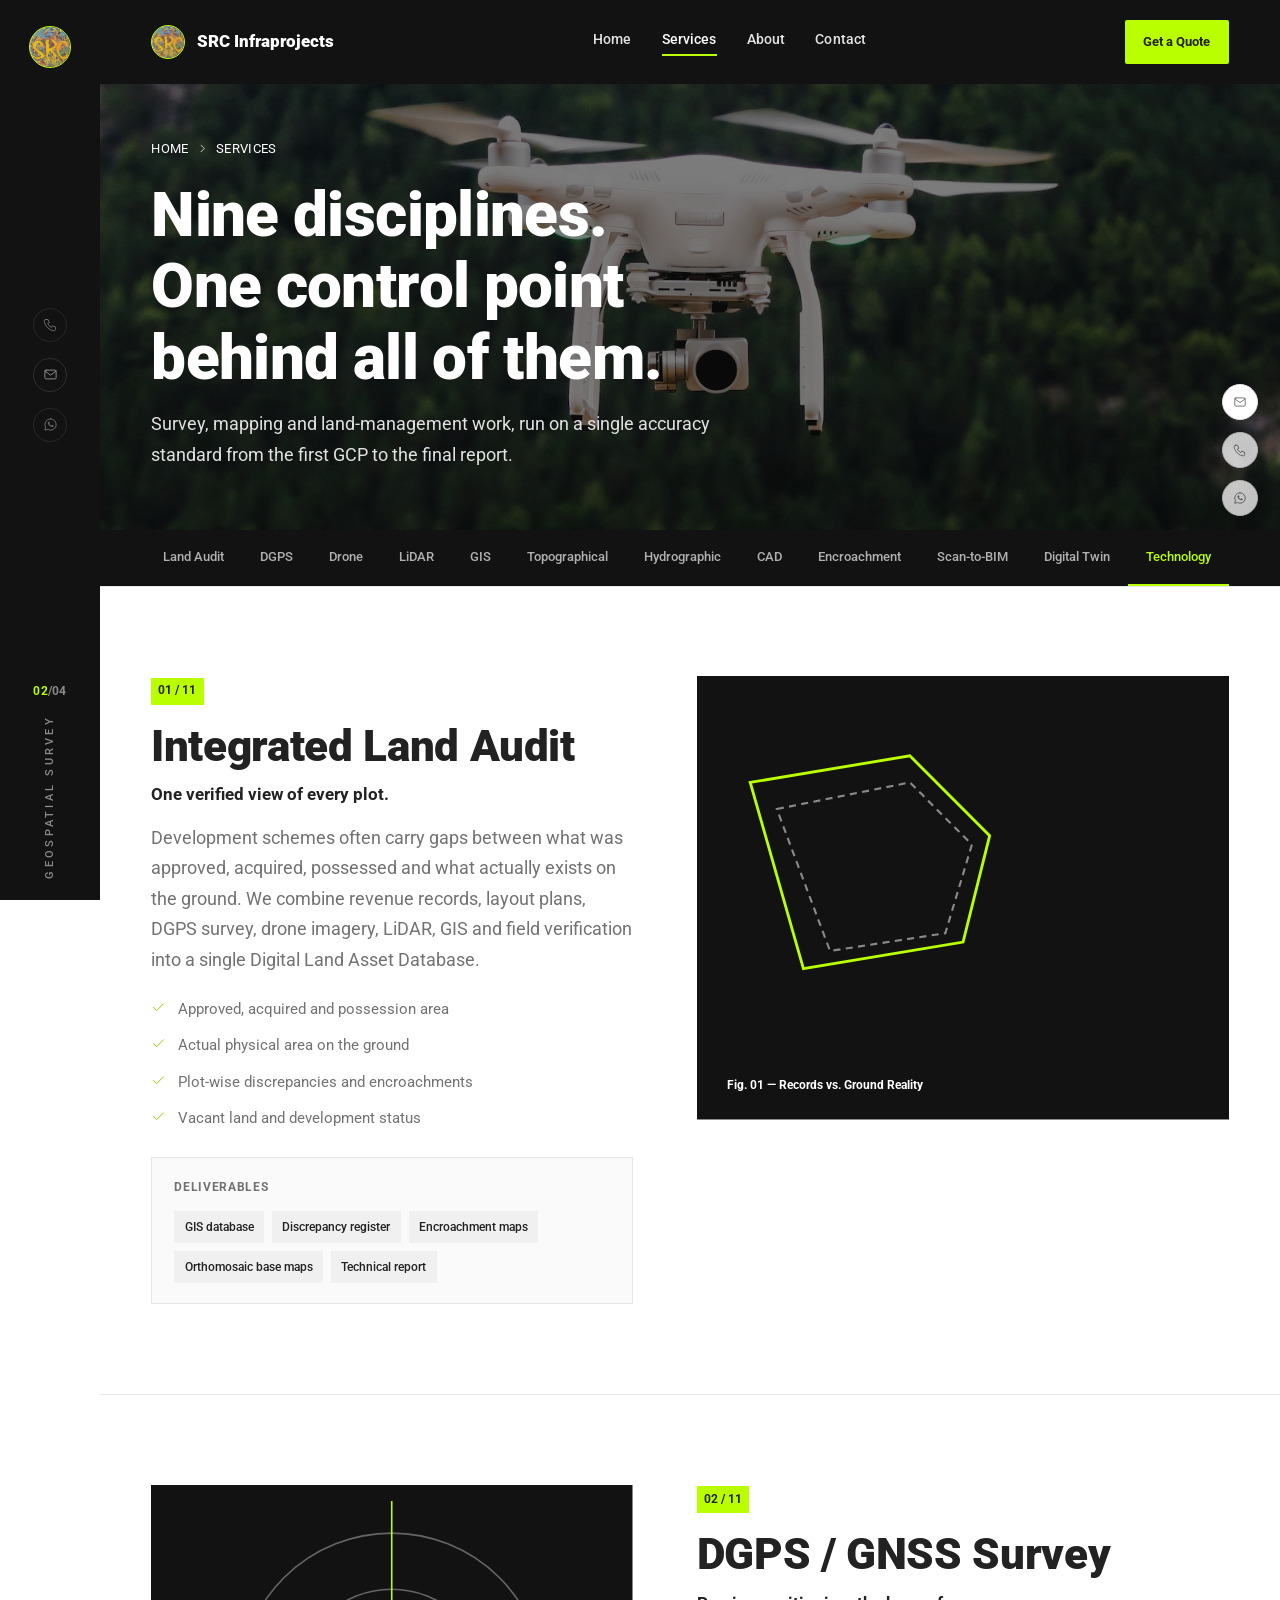
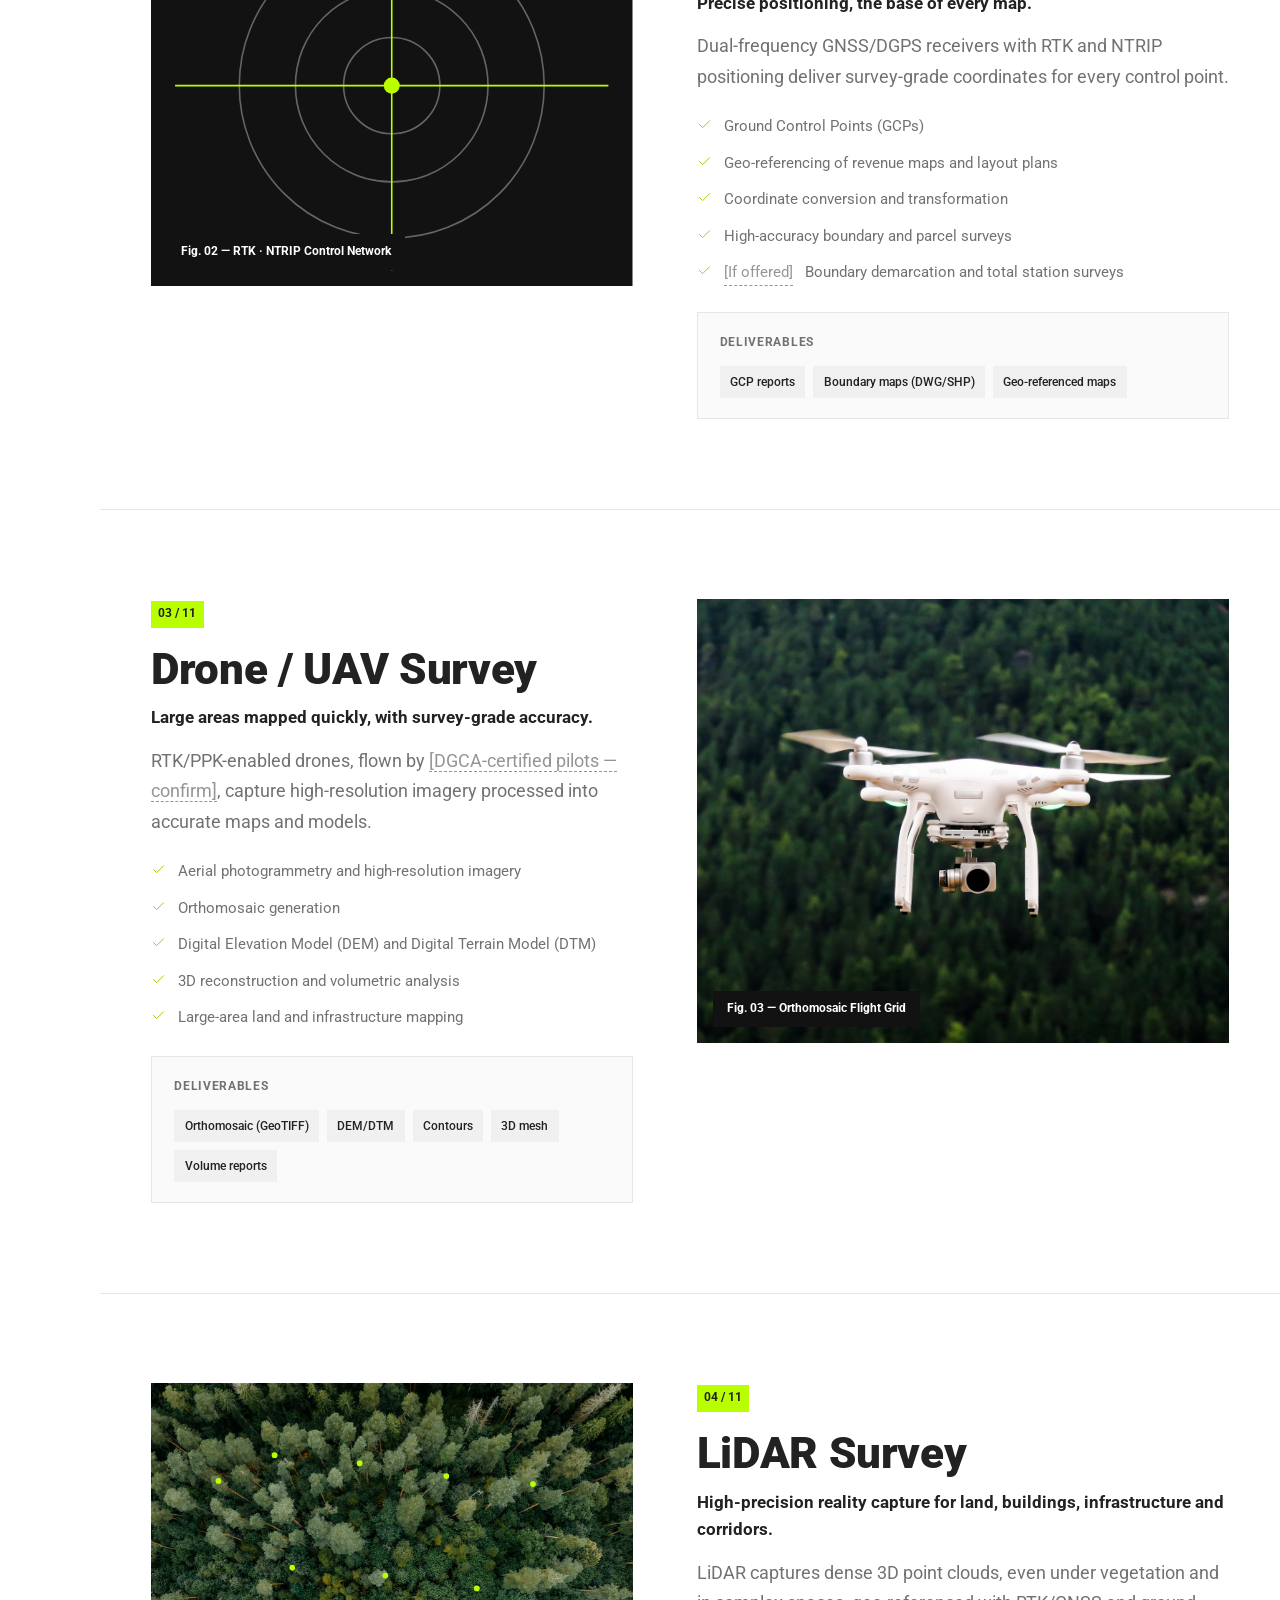
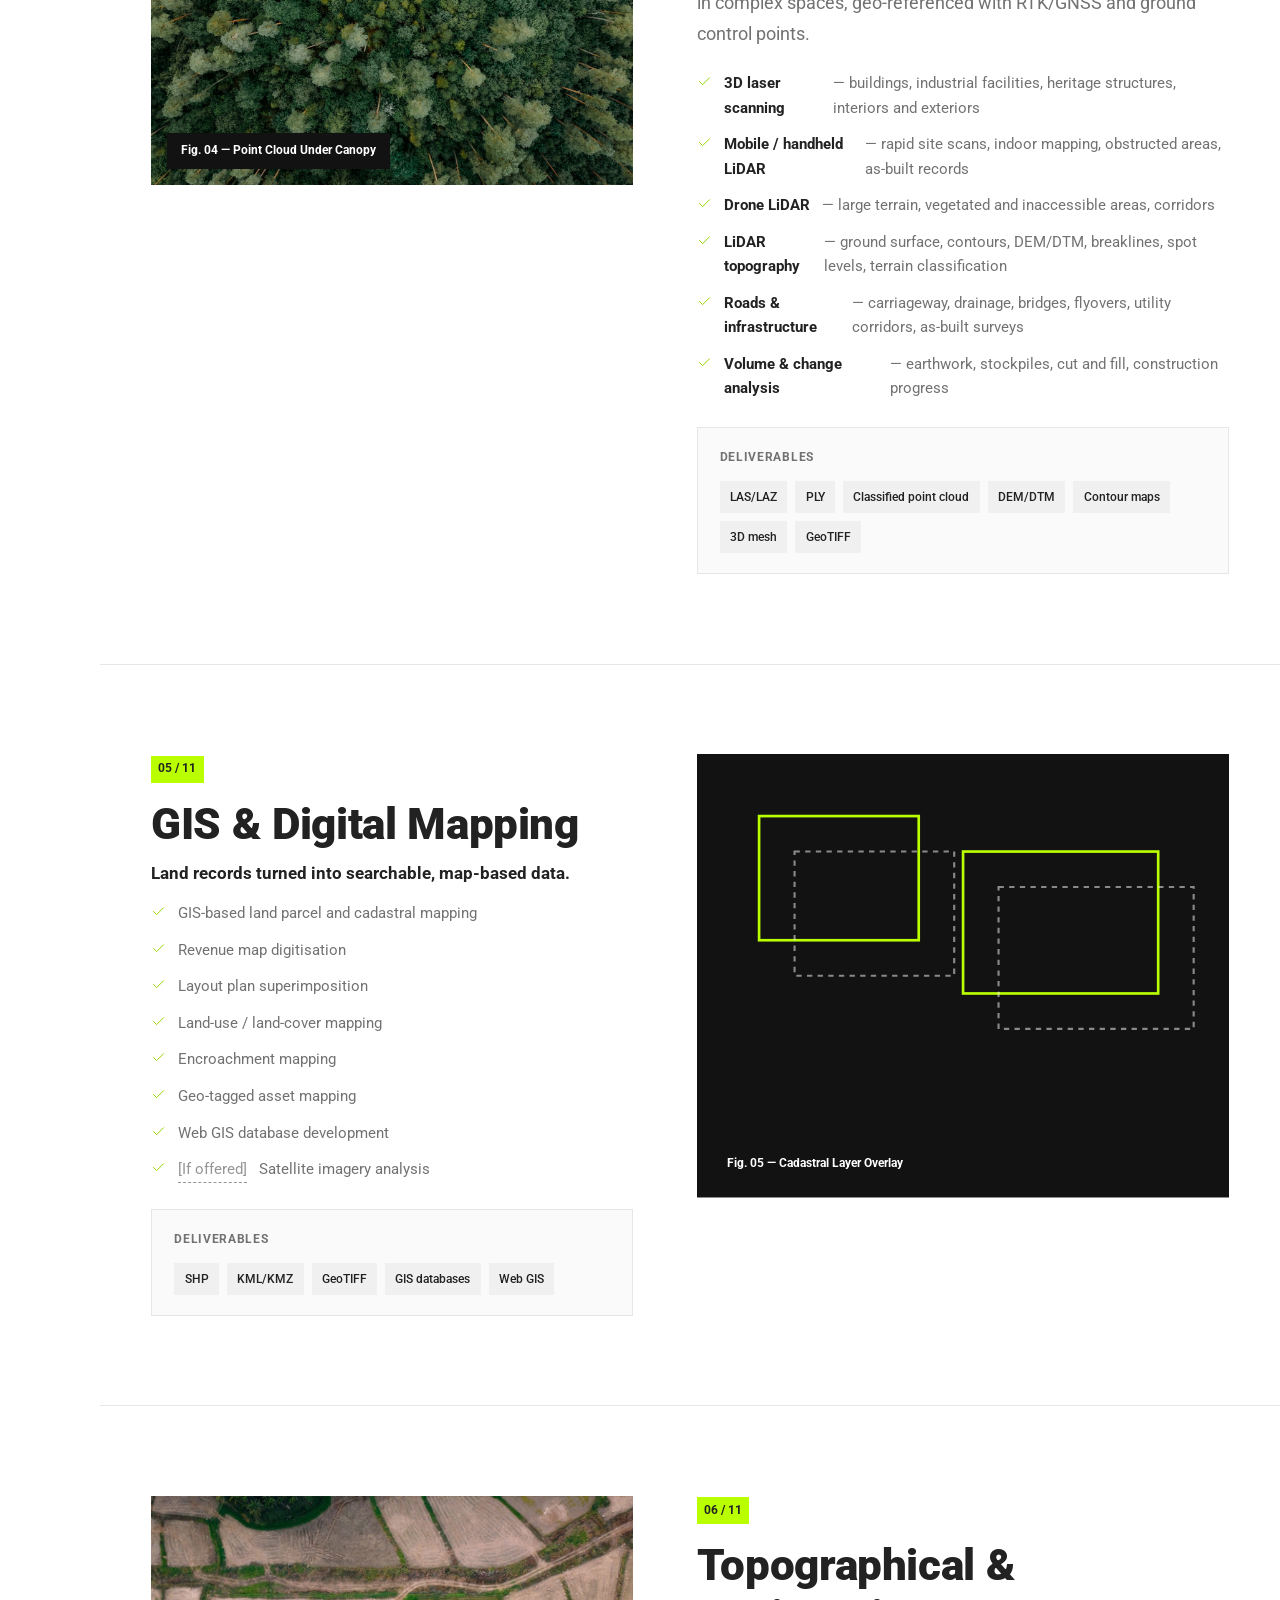
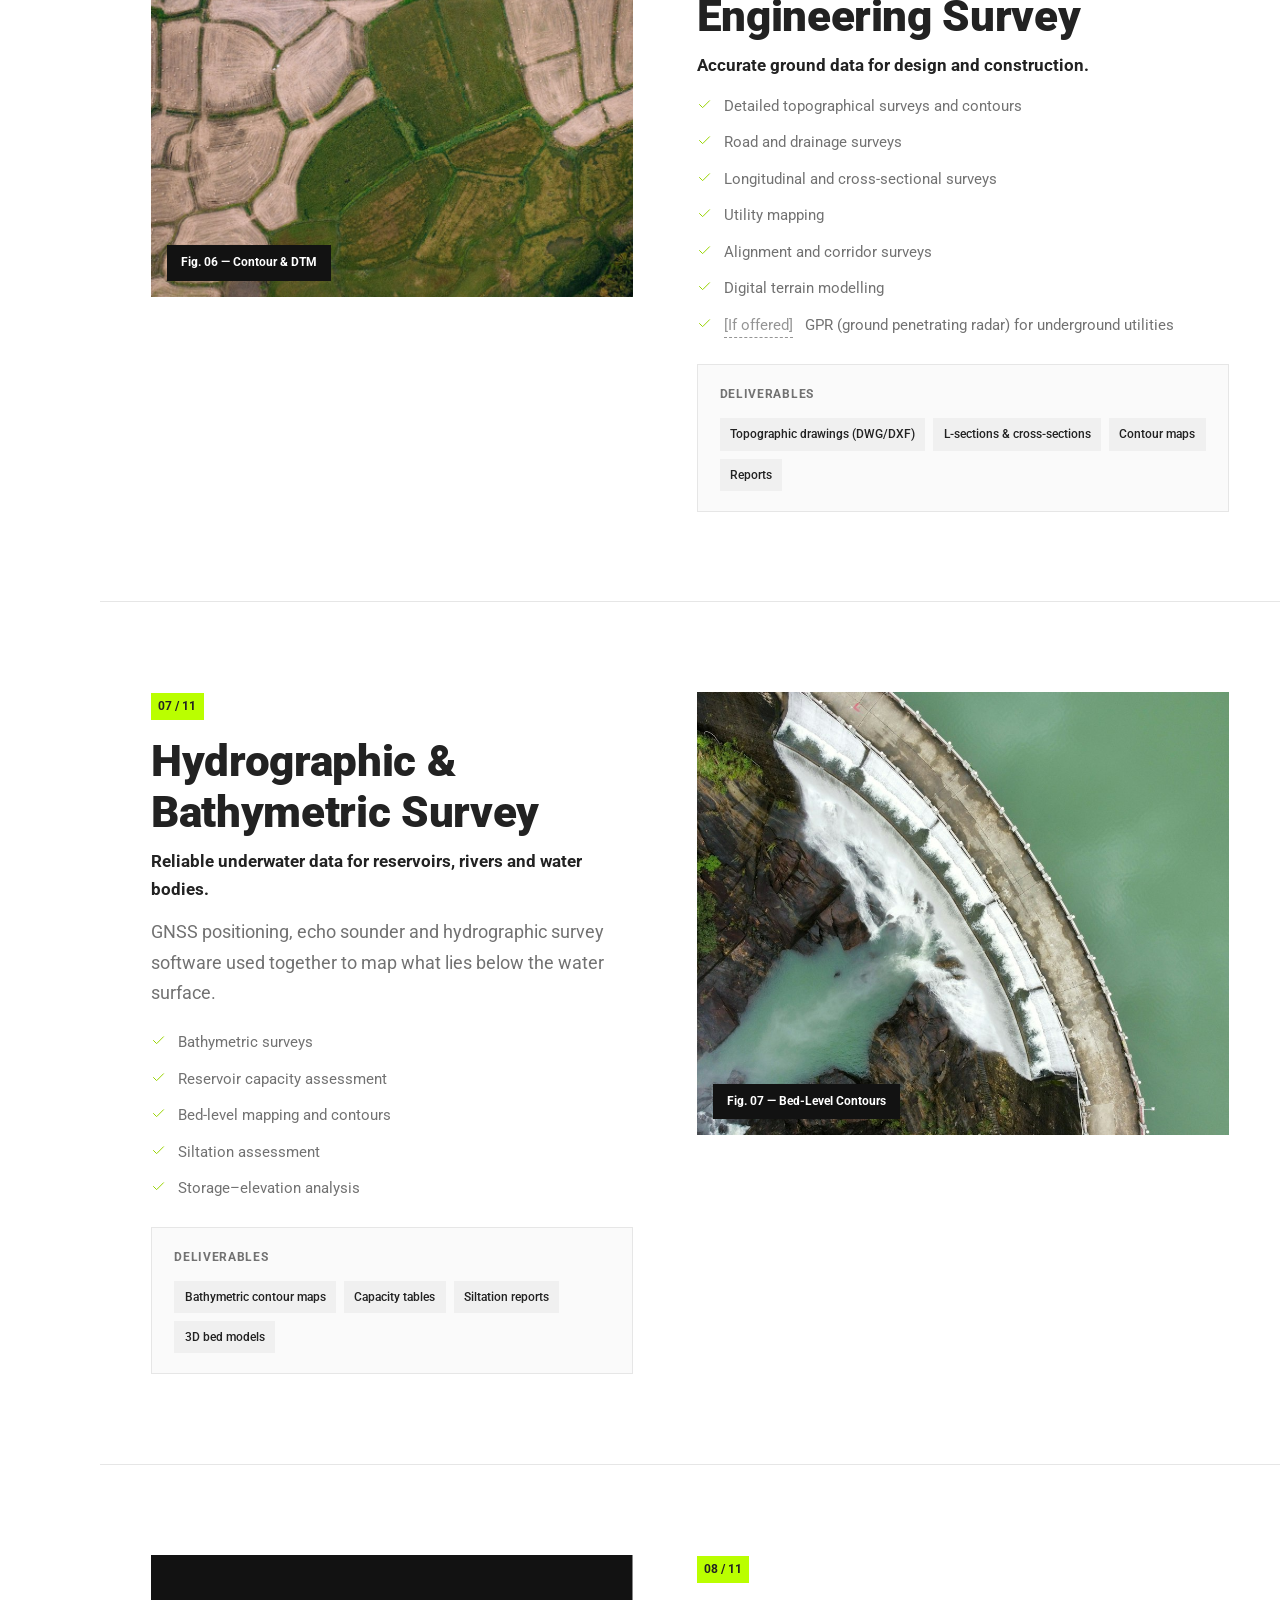
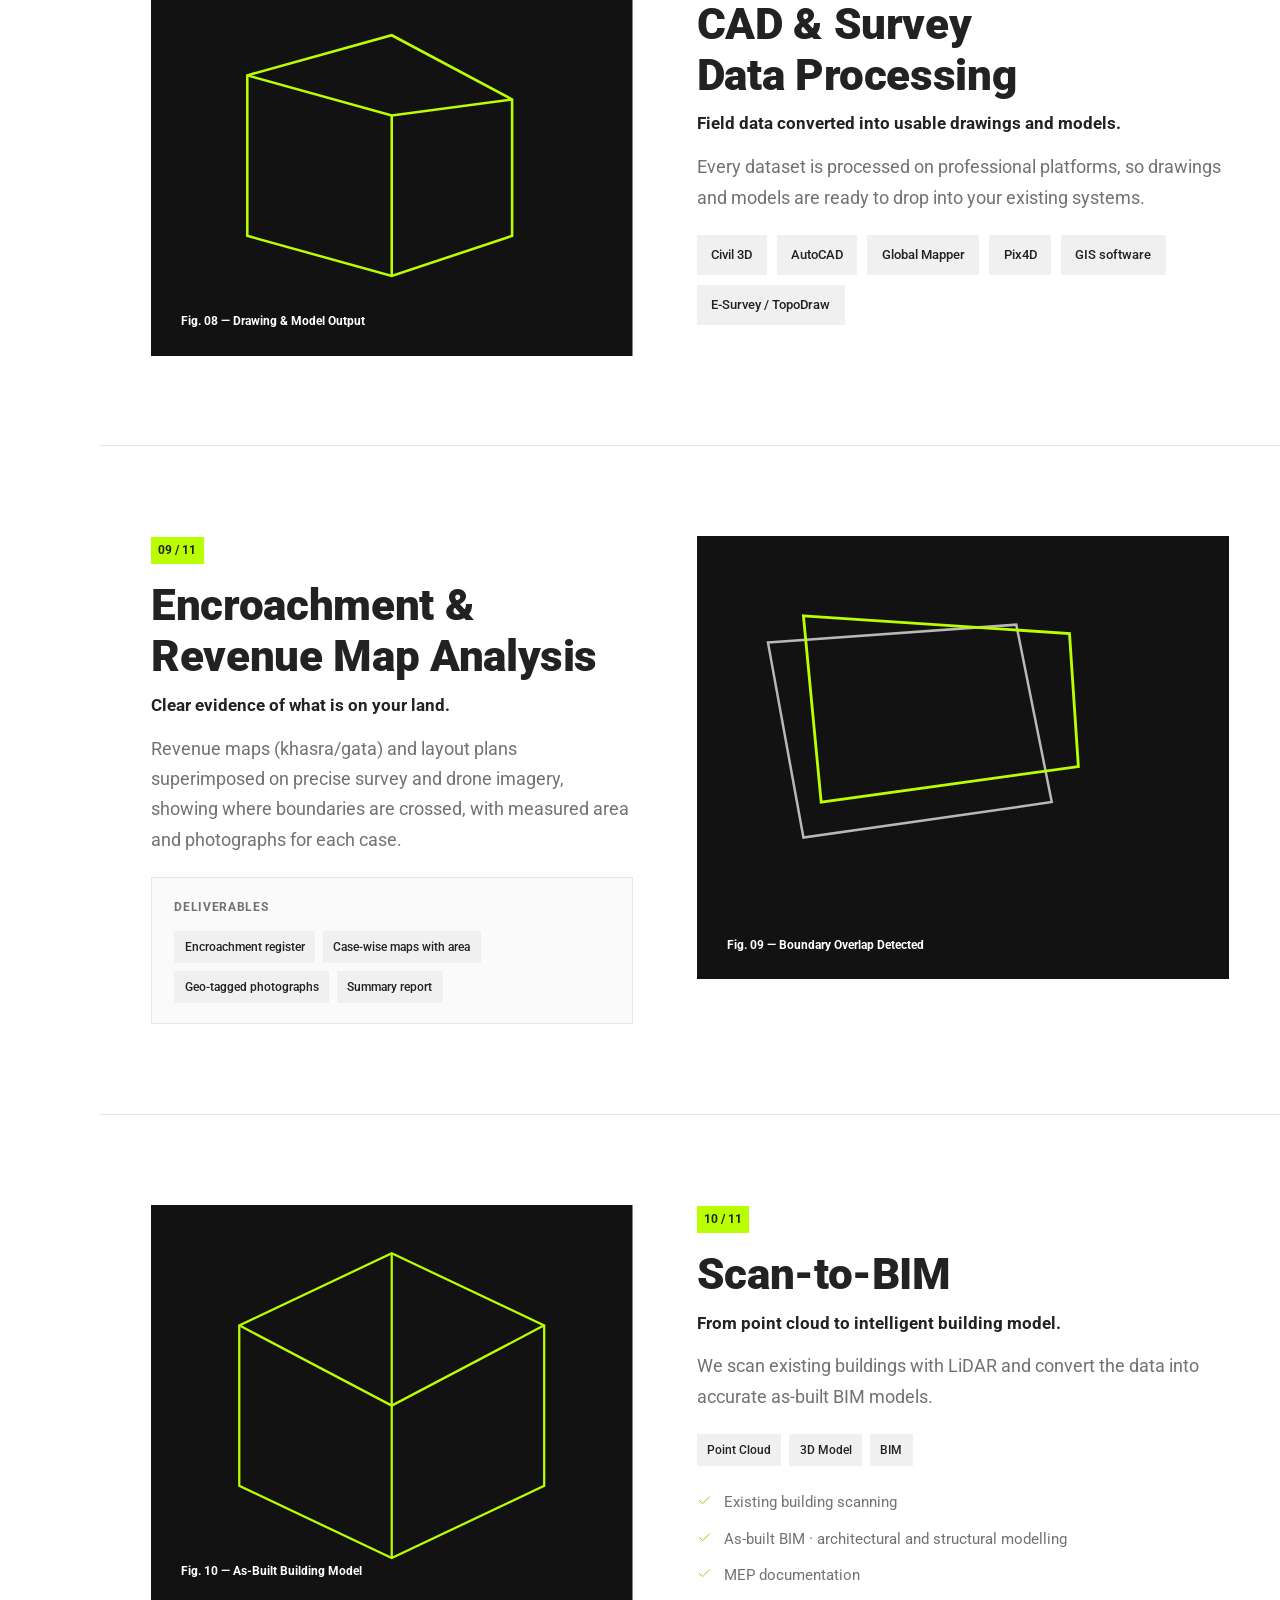
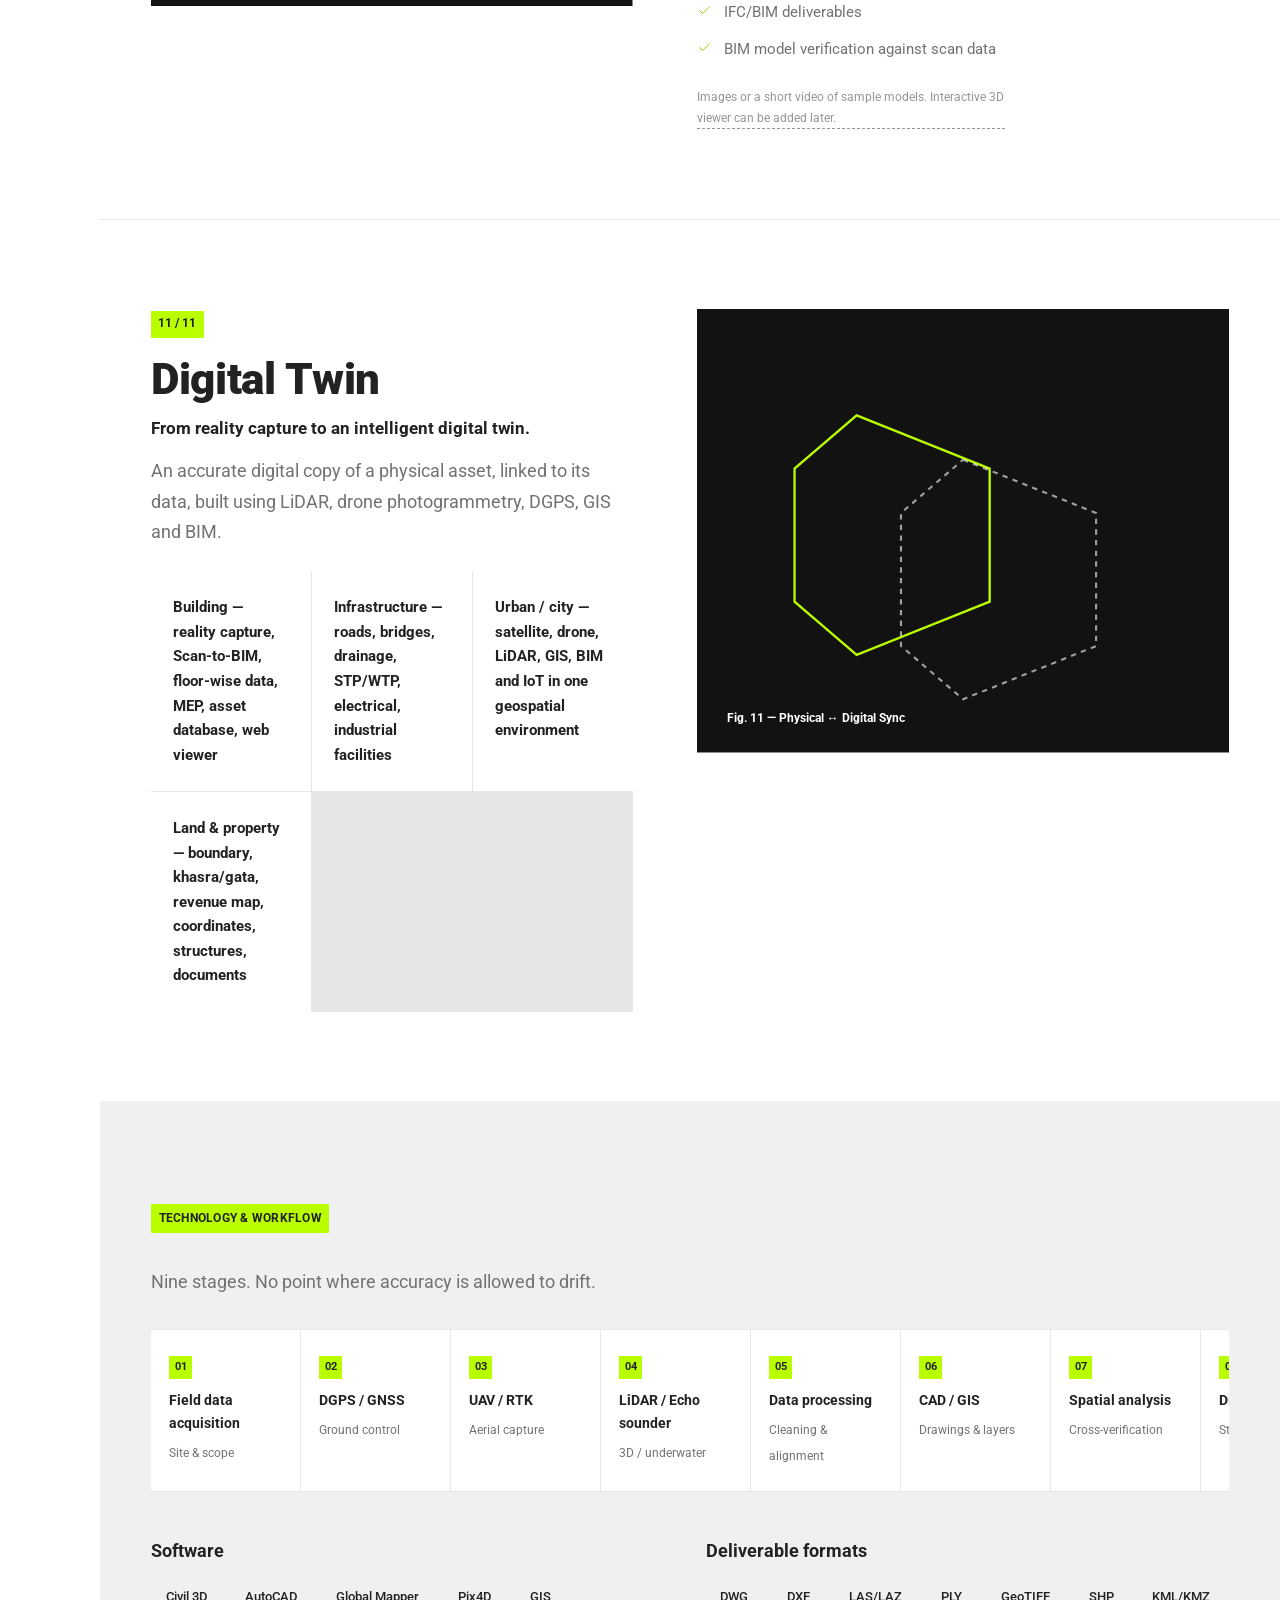
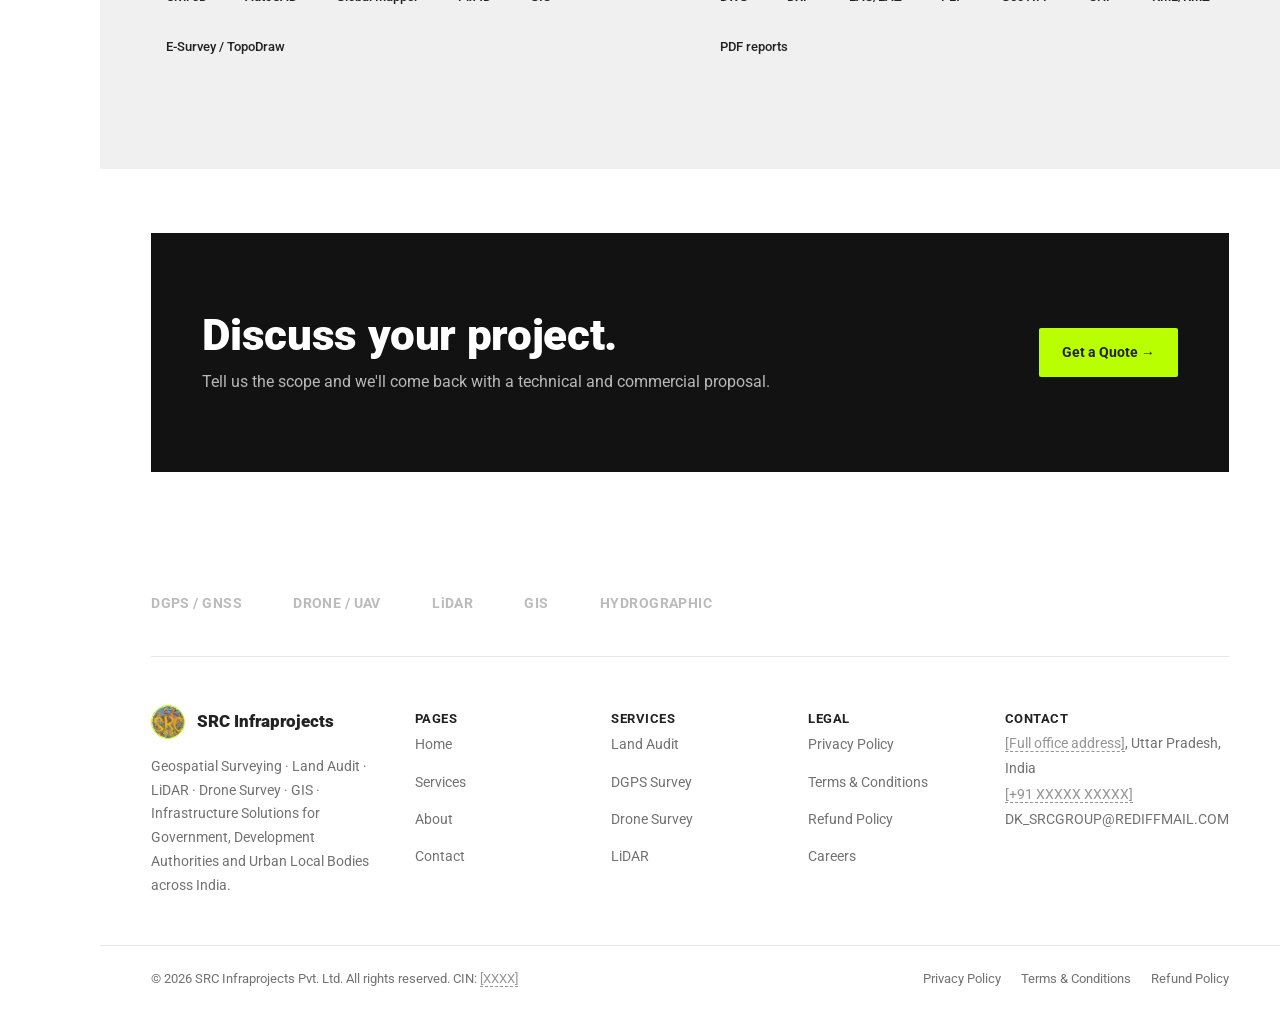
<file: services.html>
<!doctype html>
<html lang="en">
<head>
<meta charset="UTF-8">
<meta name="viewport" content="width=device-width, initial-scale=1">
<title>Services — DGPS, Drone, LiDAR, GIS &amp; Land Audit | SRC Infraprojects (SRCIPL)</title>
<meta name="description" content="Integrated Land Audit, DGPS/GNSS survey, drone/UAV survey, LiDAR, GIS mapping, topographical, hydrographic survey, Scan-to-BIM and Digital Twin — one technology-driven workflow from field data to final report.">
<link rel="icon" href="assets/img/logo.jpg">
<link rel="preconnect" href="https://fonts.googleapis.com">
<link rel="preconnect" href="https://fonts.gstatic.com" crossorigin>
<link href="https://fonts.googleapis.com/css2?family=Roboto:wght@400;500;700;900&display=swap" rel="stylesheet">
<link rel="stylesheet" href="assets/css/style.css">
</head>
<body data-page="services">
<div class="app-shell">

  <aside class="sidebar">
    <a href="index.html" class="sidebar-logo"><img src="assets/img/logo.jpg" alt="SRC Infraprojects logo"></a>
    <div class="sidebar-mid">
      <a href="#" class="ph" title="Add phone number before launch" aria-label="Call"><i data-icon="phone"></i></a>
      <a href="mailto:DK_SRCGROUP@REDIFFMAIL.COM" aria-label="Email"><i data-icon="mail"></i></a>
      <a href="#" class="ph" title="Add WhatsApp number before launch" aria-label="WhatsApp"><i data-icon="whatsapp"></i></a>
    </div>
    <div class="sidebar-foot">
      <span class="sidebar-count">02<span style="color:#8a8a8a">/04</span></span>
      <span class="sidebar-vertical">GEOSPATIAL SURVEY</span>
    </div>
  </aside>

  <div class="main-shell">
    <header class="topbar solid">
      <div class="container">
        <a href="index.html" class="topbar-brand">
          <span class="mark-img"><img src="assets/img/logo.jpg" alt=""></span>
          <b>SRC Infraprojects</b>
        </a>
        <nav class="topbar-nav" id="main-nav">
          <a href="index.html" data-nav="home">Home</a>
          <a href="services.html" data-nav="services">Services</a>
          <a href="about.html" data-nav="about">About</a>
          <a href="contact.html" data-nav="contact">Contact</a>
          <a href="contact.html#get-a-quote" class="btn btn-lime mobile-cta" style="margin-top:20px">Get a Quote</a>
        </nav>
        <a href="contact.html#get-a-quote" class="topbar-cta desktop-only">Get a Quote</a>
        <button class="topbar-toggle" id="nav-toggle" aria-label="Toggle menu" aria-expanded="false"><span></span></button>
      </div>
    </header>

    <main>

      <section class="page-hero has-photo" style="background-image:url('assets/img/photos/drone-flying.jpg')">
        <div class="container">
          <div class="breadcrumb"><a href="index.html">Home</a><i data-icon="chevronRight"></i><span>Services</span></div>
          <h1>Nine disciplines. One control point behind all of them.</h1>
          <p class="lede">Survey, mapping and land-management work, run on a single accuracy standard from the first GCP to the final report.</p>
        </div>
      </section>

      <div class="subnav-wrap">
        <div class="container">
          <div class="subnav">
            <a href="#land-audit">Land Audit</a>
            <a href="#dgps">DGPS</a>
            <a href="#drone">Drone</a>
            <a href="#lidar">LiDAR</a>
            <a href="#gis">GIS</a>
            <a href="#topographical">Topographical</a>
            <a href="#hydrographic">Hydrographic</a>
            <a href="#cad">CAD</a>
            <a href="#encroachment">Encroachment</a>
            <a href="#scan-to-bim">Scan-to-BIM</a>
            <a href="#digital-twin">Digital Twin</a>
            <a href="#technology">Technology</a>
          </div>
        </div>
      </div>

      <!-- 01 LAND AUDIT -->
      <section id="land-audit" class="svc-detail">
        <div class="container svc-detail-grid">
          <div class="svc-text" data-reveal>
            <span class="svc-index">01 / 11</span>
            <h2>Integrated Land Audit</h2>
            <p class="svc-kicker">One verified view of every plot.</p>
            <p class="lede">Development schemes often carry gaps between what was approved, acquired, possessed and what actually exists on the ground. We combine revenue records, layout plans, DGPS survey, drone imagery, LiDAR, GIS and field verification into a single Digital Land Asset Database.</p>
            <ul class="check-list">
              <li><i data-icon="check"></i>Approved, acquired and possession area</li>
              <li><i data-icon="check"></i>Actual physical area on the ground</li>
              <li><i data-icon="check"></i>Plot-wise discrepancies and encroachments</li>
              <li><i data-icon="check"></i>Vacant land and development status</li>
            </ul>
            <div class="deliverables">
              <h5>Deliverables</h5>
              <div class="badge-row">
                <span class="badge">GIS database</span><span class="badge">Discrepancy register</span><span class="badge">Encroachment maps</span><span class="badge">Orthomosaic base maps</span><span class="badge">Technical report</span>
              </div>
            </div>
          </div>
          <div class="plate" data-reveal>
            <div class="plate-frame">
              <svg viewBox="0 0 300 250" preserveAspectRatio="xMidYMid slice">
                <rect width="300" height="250" fill="#121212"/>
                <g fill="none" stroke="#baff00" stroke-width="1.6"><path d="M30 60 L120 45 L165 90 L150 150 L60 165 Z"/></g>
                <g fill="none" stroke="#fff" stroke-width="1.2" stroke-dasharray="4 3" opacity=".5"><path d="M45 75 L120 60 L155 95 L140 145 L75 155 Z"/></g>
              </svg>
            </div>
            <span class="plate-tag">Fig. 01 — Records vs. Ground Reality</span>
          </div>
        </div>
      </section>

      <!-- 02 DGPS -->
      <section id="dgps" class="svc-detail">
        <div class="container svc-detail-grid reverse">
          <div class="svc-text" data-reveal>
            <span class="svc-index">02 / 11</span>
            <h2>DGPS / GNSS Survey</h2>
            <p class="svc-kicker">Precise positioning, the base of every map.</p>
            <p class="lede">Dual-frequency GNSS/DGPS receivers with RTK and NTRIP positioning deliver survey-grade coordinates for every control point.</p>
            <ul class="check-list">
              <li><i data-icon="check"></i>Ground Control Points (GCPs)</li>
              <li><i data-icon="check"></i>Geo-referencing of revenue maps and layout plans</li>
              <li><i data-icon="check"></i>Coordinate conversion and transformation</li>
              <li><i data-icon="check"></i>High-accuracy boundary and parcel surveys</li>
              <li><i data-icon="check"></i><span class="ph" title="Confirm with client before launch">[If offered]</span> Boundary demarcation and total station surveys</li>
            </ul>
            <div class="deliverables">
              <h5>Deliverables</h5>
              <div class="badge-row"><span class="badge">GCP reports</span><span class="badge">Boundary maps (DWG/SHP)</span><span class="badge">Geo-referenced maps</span></div>
            </div>
          </div>
          <div class="plate" data-reveal>
            <div class="plate-frame">
              <svg viewBox="0 0 300 250" preserveAspectRatio="xMidYMid slice">
                <rect width="300" height="250" fill="#121212"/>
                <g fill="none" stroke="#fff" opacity=".35"><circle cx="150" cy="125" r="30"/><circle cx="150" cy="125" r="60"/><circle cx="150" cy="125" r="95"/></g>
                <g stroke="#baff00" stroke-width="1"><line x1="150" y1="10" x2="150" y2="240"/><line x1="15" y1="125" x2="285" y2="125"/></g>
                <circle cx="150" cy="125" r="5" fill="#baff00"/>
              </svg>
            </div>
            <span class="plate-tag">Fig. 02 — RTK · NTRIP Control Network</span>
          </div>
        </div>
      </section>

      <!-- 03 DRONE -->
      <section id="drone" class="svc-detail">
        <div class="container svc-detail-grid">
          <div class="svc-text" data-reveal>
            <span class="svc-index">03 / 11</span>
            <h2>Drone / UAV Survey</h2>
            <p class="svc-kicker">Large areas mapped quickly, with survey-grade accuracy.</p>
            <p class="lede">RTK/PPK-enabled drones, flown by <span class="ph" title="Confirm with client before launch">[DGCA-certified pilots — confirm]</span>, capture high-resolution imagery processed into accurate maps and models.</p>
            <ul class="check-list">
              <li><i data-icon="check"></i>Aerial photogrammetry and high-resolution imagery</li>
              <li><i data-icon="check"></i>Orthomosaic generation</li>
              <li><i data-icon="check"></i>Digital Elevation Model (DEM) and Digital Terrain Model (DTM)</li>
              <li><i data-icon="check"></i>3D reconstruction and volumetric analysis</li>
              <li><i data-icon="check"></i>Large-area land and infrastructure mapping</li>
            </ul>
            <div class="deliverables">
              <h5>Deliverables</h5>
              <div class="badge-row"><span class="badge">Orthomosaic (GeoTIFF)</span><span class="badge">DEM/DTM</span><span class="badge">Contours</span><span class="badge">3D mesh</span><span class="badge">Volume reports</span></div>
            </div>
          </div>
          <div class="plate" data-reveal>
            <div class="plate-frame" style="background-image:url('assets/img/photos/drone-flying.jpg')"></div>
            <span class="plate-tag">Fig. 03 — Orthomosaic Flight Grid</span>
          </div>
        </div>
      </section>

      <!-- 04 LIDAR -->
      <section id="lidar" class="svc-detail">
        <div class="container svc-detail-grid reverse">
          <div class="svc-text" data-reveal>
            <span class="svc-index">04 / 11</span>
            <h2>LiDAR Survey</h2>
            <p class="svc-kicker">High-precision reality capture for land, buildings, infrastructure and corridors.</p>
            <p class="lede">LiDAR captures dense 3D point clouds, even under vegetation and in complex spaces, geo-referenced with RTK/GNSS and ground control points.</p>
            <ul class="check-list">
              <li><i data-icon="check"></i><strong>3D laser scanning</strong> — buildings, industrial facilities, heritage structures, interiors and exteriors</li>
              <li><i data-icon="check"></i><strong>Mobile / handheld LiDAR</strong> — rapid site scans, indoor mapping, obstructed areas, as-built records</li>
              <li><i data-icon="check"></i><strong>Drone LiDAR</strong> — large terrain, vegetated and inaccessible areas, corridors</li>
              <li><i data-icon="check"></i><strong>LiDAR topography</strong> — ground surface, contours, DEM/DTM, breaklines, spot levels, terrain classification</li>
              <li><i data-icon="check"></i><strong>Roads &amp; infrastructure</strong> — carriageway, drainage, bridges, flyovers, utility corridors, as-built surveys</li>
              <li><i data-icon="check"></i><strong>Volume &amp; change analysis</strong> — earthwork, stockpiles, cut and fill, construction progress</li>
            </ul>
            <div class="deliverables">
              <h5>Deliverables</h5>
              <div class="badge-row"><span class="badge">LAS/LAZ</span><span class="badge">PLY</span><span class="badge">Classified point cloud</span><span class="badge">DEM/DTM</span><span class="badge">Contour maps</span><span class="badge">3D mesh</span><span class="badge">GeoTIFF</span></div>
            </div>
          </div>
          <div class="plate" data-reveal>
            <div class="plate-frame" style="background-image:url('assets/img/photos/forest-canopy.jpg')">
              <svg viewBox="0 0 300 250" preserveAspectRatio="xMidYMid slice">
                <g fill="#baff00"><circle cx="42" cy="61" r="1.8"/><circle cx="77" cy="45" r="1.8"/><circle cx="130" cy="50" r="1.8"/><circle cx="184" cy="58" r="1.8"/><circle cx="238" cy="63" r="1.8"/><circle cx="88" cy="115" r="1.8"/><circle cx="146" cy="120" r="1.8"/><circle cx="203" cy="128" r="1.8"/></g>
              </svg>
            </div>
            <span class="plate-tag">Fig. 04 — Point Cloud Under Canopy</span>
          </div>
        </div>
      </section>

      <!-- 05 GIS -->
      <section id="gis" class="svc-detail">
        <div class="container svc-detail-grid">
          <div class="svc-text" data-reveal>
            <span class="svc-index">05 / 11</span>
            <h2>GIS &amp; Digital Mapping</h2>
            <p class="svc-kicker">Land records turned into searchable, map-based data.</p>
            <ul class="check-list">
              <li><i data-icon="check"></i>GIS-based land parcel and cadastral mapping</li>
              <li><i data-icon="check"></i>Revenue map digitisation</li>
              <li><i data-icon="check"></i>Layout plan superimposition</li>
              <li><i data-icon="check"></i>Land-use / land-cover mapping</li>
              <li><i data-icon="check"></i>Encroachment mapping</li>
              <li><i data-icon="check"></i>Geo-tagged asset mapping</li>
              <li><i data-icon="check"></i>Web GIS database development</li>
              <li><i data-icon="check"></i><span class="ph" title="Confirm with client before launch">[If offered]</span> Satellite imagery analysis</li>
            </ul>
            <div class="deliverables">
              <h5>Deliverables</h5>
              <div class="badge-row"><span class="badge">SHP</span><span class="badge">KML/KMZ</span><span class="badge">GeoTIFF</span><span class="badge">GIS databases</span><span class="badge">Web GIS</span></div>
            </div>
          </div>
          <div class="plate" data-reveal>
            <div class="plate-frame">
              <svg viewBox="0 0 300 250" preserveAspectRatio="xMidYMid slice">
                <rect width="300" height="250" fill="#121212"/>
                <g fill="none" stroke="#baff00" stroke-width="1.5"><rect x="35" y="35" width="90" height="70"/><rect x="150" y="55" width="110" height="80"/></g>
                <g fill="none" stroke="#fff" stroke-width="1.2" stroke-dasharray="3 3" opacity=".5"><rect x="55" y="55" width="90" height="70"/><rect x="170" y="75" width="110" height="80"/></g>
              </svg>
            </div>
            <span class="plate-tag">Fig. 05 — Cadastral Layer Overlay</span>
          </div>
        </div>
      </section>

      <!-- 06 TOPOGRAPHICAL -->
      <section id="topographical" class="svc-detail">
        <div class="container svc-detail-grid reverse">
          <div class="svc-text" data-reveal>
            <span class="svc-index">06 / 11</span>
            <h2>Topographical &amp; Engineering Survey</h2>
            <p class="svc-kicker">Accurate ground data for design and construction.</p>
            <ul class="check-list">
              <li><i data-icon="check"></i>Detailed topographical surveys and contours</li>
              <li><i data-icon="check"></i>Road and drainage surveys</li>
              <li><i data-icon="check"></i>Longitudinal and cross-sectional surveys</li>
              <li><i data-icon="check"></i>Utility mapping</li>
              <li><i data-icon="check"></i>Alignment and corridor surveys</li>
              <li><i data-icon="check"></i>Digital terrain modelling</li>
              <li><i data-icon="check"></i><span class="ph" title="Confirm with client before launch">[If offered]</span> GPR (ground penetrating radar) for underground utilities</li>
            </ul>
            <div class="deliverables">
              <h5>Deliverables</h5>
              <div class="badge-row"><span class="badge">Topographic drawings (DWG/DXF)</span><span class="badge">L-sections &amp; cross-sections</span><span class="badge">Contour maps</span><span class="badge">Reports</span></div>
            </div>
          </div>
          <div class="plate" data-reveal>
            <div class="plate-frame" style="background-image:url('assets/img/photos/ricefield-india.jpg')"></div>
            <span class="plate-tag">Fig. 06 — Contour &amp; DTM</span>
          </div>
        </div>
      </section>

      <!-- 07 HYDROGRAPHIC -->
      <section id="hydrographic" class="svc-detail">
        <div class="container svc-detail-grid">
          <div class="svc-text" data-reveal>
            <span class="svc-index">07 / 11</span>
            <h2>Hydrographic &amp; Bathymetric Survey</h2>
            <p class="svc-kicker">Reliable underwater data for reservoirs, rivers and water bodies.</p>
            <p class="lede">GNSS positioning, echo sounder and hydrographic survey software used together to map what lies below the water surface.</p>
            <ul class="check-list">
              <li><i data-icon="check"></i>Bathymetric surveys</li>
              <li><i data-icon="check"></i>Reservoir capacity assessment</li>
              <li><i data-icon="check"></i>Bed-level mapping and contours</li>
              <li><i data-icon="check"></i>Siltation assessment</li>
              <li><i data-icon="check"></i>Storage–elevation analysis</li>
            </ul>
            <div class="deliverables">
              <h5>Deliverables</h5>
              <div class="badge-row"><span class="badge">Bathymetric contour maps</span><span class="badge">Capacity tables</span><span class="badge">Siltation reports</span><span class="badge">3D bed models</span></div>
            </div>
          </div>
          <div class="plate" data-reveal>
            <div class="plate-frame" style="background-image:url('assets/img/photos/dam-aerial.jpg')"></div>
            <span class="plate-tag">Fig. 07 — Bed-Level Contours</span>
          </div>
        </div>
      </section>

      <!-- 08 CAD -->
      <section id="cad" class="svc-detail">
        <div class="container svc-detail-grid reverse">
          <div class="svc-text" data-reveal>
            <span class="svc-index">08 / 11</span>
            <h2>CAD &amp; Survey Data Processing</h2>
            <p class="svc-kicker">Field data converted into usable drawings and models.</p>
            <p class="lede">Every dataset is processed on professional platforms, so drawings and models are ready to drop into your existing systems.</p>
            <div class="chip-cloud">
              <span class="chip">Civil 3D</span><span class="chip">AutoCAD</span><span class="chip">Global Mapper</span><span class="chip">Pix4D</span><span class="chip">GIS software</span><span class="chip">E-Survey / TopoDraw</span>
            </div>
          </div>
          <div class="plate" data-reveal>
            <div class="plate-frame">
              <svg viewBox="0 0 300 250" preserveAspectRatio="xMidYMid slice">
                <rect width="300" height="250" fill="#121212"/>
                <g fill="none" stroke="#baff00" stroke-width="1.6"><path d="M60 175 L60 75 L150 50 L225 90 L225 175 L150 200 Z"/><path d="M60 75 L150 100 L225 90"/><path d="M150 100 L150 200"/></g>
              </svg>
            </div>
            <span class="plate-tag">Fig. 08 — Drawing &amp; Model Output</span>
          </div>
        </div>
      </section>

      <!-- 09 ENCROACHMENT -->
      <section id="encroachment" class="svc-detail">
        <div class="container svc-detail-grid">
          <div class="svc-text" data-reveal>
            <span class="svc-index">09 / 11</span>
            <h2>Encroachment &amp; Revenue Map Analysis</h2>
            <p class="svc-kicker">Clear evidence of what is on your land.</p>
            <p class="lede">Revenue maps (khasra/gata) and layout plans superimposed on precise survey and drone imagery, showing where boundaries are crossed, with measured area and photographs for each case.</p>
            <div class="deliverables">
              <h5>Deliverables</h5>
              <div class="badge-row"><span class="badge">Encroachment register</span><span class="badge">Case-wise maps with area</span><span class="badge">Geo-tagged photographs</span><span class="badge">Summary report</span></div>
            </div>
          </div>
          <div class="plate" data-reveal>
            <div class="plate-frame">
              <svg viewBox="0 0 300 250" preserveAspectRatio="xMidYMid slice">
                <rect width="300" height="250" fill="#121212"/>
                <g fill="none" stroke="#fff" stroke-width="1.4" opacity=".7"><path d="M40 60 L180 50 L200 150 L60 170 Z"/></g>
                <g fill="none" stroke="#baff00" stroke-width="1.6"><path d="M60 45 L210 55 L215 130 L70 150 Z"/></g>
              </svg>
            </div>
            <span class="plate-tag">Fig. 09 — Boundary Overlap Detected</span>
          </div>
        </div>
      </section>

      <!-- 10 SCAN-TO-BIM -->
      <section id="scan-to-bim" class="svc-detail">
        <div class="container svc-detail-grid reverse">
          <div class="svc-text" data-reveal>
            <span class="svc-index">10 / 11</span>
            <h2>Scan-to-BIM</h2>
            <p class="svc-kicker">From point cloud to intelligent building model.</p>
            <p class="lede">We scan existing buildings with LiDAR and convert the data into accurate as-built BIM models.</p>
            <div class="badge-row" style="margin-bottom:24px">
              <span class="badge">Point Cloud</span><span class="badge">3D Model</span><span class="badge">BIM</span>
            </div>
            <ul class="check-list">
              <li><i data-icon="check"></i>Existing building scanning</li>
              <li><i data-icon="check"></i>As-built BIM · architectural and structural modelling</li>
              <li><i data-icon="check"></i>MEP documentation</li>
              <li><i data-icon="check"></i>IFC/BIM deliverables</li>
              <li><i data-icon="check"></i>BIM model verification against scan data</li>
            </ul>
            <p class="form-note ph" title="Interactive 3D viewer can be added later">Images or a short video of sample models. Interactive 3D viewer can be added later.</p>
          </div>
          <div class="plate" data-reveal>
            <div class="plate-frame">
              <svg viewBox="0 0 300 250" preserveAspectRatio="xMidYMid slice">
                <rect width="300" height="250" fill="#121212"/>
                <g fill="none" stroke="#baff00" stroke-width="1.4"><path d="M150 30 L245 75 L245 175 L150 220 L55 175 L55 75 Z"/><path d="M150 30 L150 125 M55 75 L150 125 L245 75 M150 125 L150 220"/></g>
              </svg>
            </div>
            <span class="plate-tag">Fig. 10 — As-Built Building Model</span>
          </div>
        </div>
      </section>

      <!-- 11 DIGITAL TWIN -->
      <section id="digital-twin" class="svc-detail">
        <div class="container svc-detail-grid">
          <div class="svc-text" data-reveal>
            <span class="svc-index">11 / 11</span>
            <h2>Digital Twin</h2>
            <p class="svc-kicker">From reality capture to an intelligent digital twin.</p>
            <p class="lede">An accurate digital copy of a physical asset, linked to its data, built using LiDAR, drone photogrammetry, DGPS, GIS and BIM.</p>
            <div class="tile-grid" style="margin-top:24px">
              <div class="tile">Building — reality capture, Scan-to-BIM, floor-wise data, MEP, asset database, web viewer</div>
              <div class="tile">Infrastructure — roads, bridges, drainage, STP/WTP, electrical, industrial facilities</div>
              <div class="tile">Urban / city — satellite, drone, LiDAR, GIS, BIM and IoT in one geospatial environment</div>
              <div class="tile">Land &amp; property — boundary, khasra/gata, revenue map, coordinates, structures, documents</div>
            </div>
          </div>
          <div class="plate" data-reveal>
            <div class="plate-frame">
              <svg viewBox="0 0 300 250" preserveAspectRatio="xMidYMid slice">
                <rect width="300" height="250" fill="#121212"/>
                <g fill="none" stroke="#baff00" stroke-width="1.3"><path d="M90 60 L165 90 L165 165 L90 195 L55 165 L55 90 Z"/></g>
                <g fill="none" stroke="#fff" stroke-width="1.2" stroke-dasharray="3 3" opacity=".6"><path d="M150 85 L225 115 L225 190 L150 220 L115 190 L115 115 Z"/></g>
              </svg>
            </div>
            <span class="plate-tag">Fig. 11 — Physical ↔ Digital Sync</span>
          </div>
        </div>
      </section>

      <!-- TECHNOLOGY & WORKFLOW -->
      <section id="technology" class="section on-gray">
        <div class="container">
          <span class="eyebrow-mark" data-reveal>Technology &amp; Workflow</span>
          <p class="lede" data-reveal style="margin:16px 0 32px">Nine stages. No point where accuracy is allowed to drift.</p>

          <div class="workflow" data-reveal style="margin-bottom:48px;background:#fff">
            <div class="wf-step"><span class="wn">01</span><b>Field data acquisition</b><span>Site &amp; scope</span></div>
            <div class="wf-step"><span class="wn">02</span><b>DGPS / GNSS</b><span>Ground control</span></div>
            <div class="wf-step"><span class="wn">03</span><b>UAV / RTK</b><span>Aerial capture</span></div>
            <div class="wf-step"><span class="wn">04</span><b>LiDAR / Echo sounder</b><span>3D / underwater</span></div>
            <div class="wf-step"><span class="wn">05</span><b>Data processing</b><span>Cleaning &amp; alignment</span></div>
            <div class="wf-step"><span class="wn">06</span><b>CAD / GIS</b><span>Drawings &amp; layers</span></div>
            <div class="wf-step"><span class="wn">07</span><b>Spatial analysis</b><span>Cross-verification</span></div>
            <div class="wf-step"><span class="wn">08</span><b>Digital database</b><span>Structured records</span></div>
            <div class="wf-step"><span class="wn">09</span><b>Land audit / report</b><span>Final deliverable</span></div>
          </div>

          <div style="display:grid;grid-template-columns:1fr 1fr;gap:32px">
            <div data-reveal>
              <h4 style="margin-bottom:16px">Software</h4>
              <div class="chip-cloud"><span class="chip">Civil 3D</span><span class="chip">AutoCAD</span><span class="chip">Global Mapper</span><span class="chip">Pix4D</span><span class="chip">GIS</span><span class="chip">E-Survey / TopoDraw</span></div>
            </div>
            <div data-reveal>
              <h4 style="margin-bottom:16px">Deliverable formats</h4>
              <div class="chip-cloud"><span class="chip">DWG</span><span class="chip">DXF</span><span class="chip">LAS/LAZ</span><span class="chip">PLY</span><span class="chip">GeoTIFF</span><span class="chip">SHP</span><span class="chip">KML/KMZ</span><span class="chip">PDF reports</span></div>
            </div>
          </div>
        </div>
      </section>

      <section class="section-tight">
        <div class="container">
          <div class="cta-band" data-reveal>
            <div>
              <h2>Discuss your project.</h2>
              <p>Tell us the scope and we'll come back with a technical and commercial proposal.</p>
            </div>
            <a href="contact.html#get-a-quote" class="btn btn-lime">Get a Quote →</a>
          </div>
        </div>
      </section>

    </main>

    <footer class="site-footer">
      <div class="container">
        <div class="footer-logos">
          <span>DGPS / GNSS</span><span>DRONE / UAV</span><span>LiDAR</span><span>GIS</span><span>HYDROGRAPHIC</span>
        </div>
        <div class="footer-main">
          <div class="footer-brand">
            <a href="index.html" class="topbar-brand" style="color:var(--ink)">
              <span class="mark-img"><img src="assets/img/logo.jpg" alt="SRCIPL logo"></span>
              <b>SRC Infraprojects</b>
            </a>
            <p>Geospatial Surveying · Land Audit · LiDAR · Drone Survey · GIS · Infrastructure Solutions for Government, Development Authorities and Urban Local Bodies across India.</p>
          </div>
          <div class="foot-col"><span class="foot-h">Pages</span><ul>
            <li><a href="index.html">Home</a></li>
            <li><a href="services.html">Services</a></li>
            <li><a href="about.html">About</a></li>
            <li><a href="contact.html">Contact</a></li>
          </ul></div>
          <div class="foot-col"><span class="foot-h">Services</span><ul>
            <li><a href="services.html#land-audit">Land Audit</a></li>
            <li><a href="services.html#dgps">DGPS Survey</a></li>
            <li><a href="services.html#drone">Drone Survey</a></li>
            <li><a href="services.html#lidar">LiDAR</a></li>
          </ul></div>
          <div class="foot-col"><span class="foot-h">Legal</span><ul>
            <li><a href="privacy.html">Privacy Policy</a></li>
            <li><a href="terms.html">Terms &amp; Conditions</a></li>
            <li><a href="refund.html">Refund Policy</a></li>
            <li><a href="about.html#careers">Careers</a></li>
          </ul></div>
          <div class="foot-col"><span class="foot-h">Contact</span><address>
            <span class="ph" title="Confirm with client before launch">[Full office address]</span>, Uttar Pradesh, India<br>
            <span class="ph" title="Confirm with client before launch">[+91 XXXXX XXXXX]</span><br>
            DK_SRCGROUP@REDIFFMAIL.COM
          </address></div>
        </div>
      </div>
      <div class="footer-bottom">
        <p>© <span data-year></span> SRC Infraprojects Pvt. Ltd. All rights reserved. CIN: <span class="ph" title="Confirm with client before launch">[XXXX]</span></p>
        <div class="footer-legal">
          <a href="privacy.html">Privacy Policy</a>
          <a href="terms.html">Terms &amp; Conditions</a>
          <a href="refund.html">Refund Policy</a>
        </div>
      </div>
    </footer>

    <div class="footer-rail">
      <a href="mailto:DK_SRCGROUP@REDIFFMAIL.COM" aria-label="Email"><i data-icon="mail"></i></a>
      <a href="#" class="ph" title="Add phone number before launch" aria-label="Call"><i data-icon="phone"></i></a>
      <a href="#" class="ph" title="Add WhatsApp number before launch" aria-label="WhatsApp"><i data-icon="whatsapp"></i></a>
    </div>
    <button class="to-top" aria-label="Back to top"><i data-icon="chevronUp"></i></button>
  </div>
</div>
<script src="assets/js/main.js"></script>
</body>
</html>
</file>
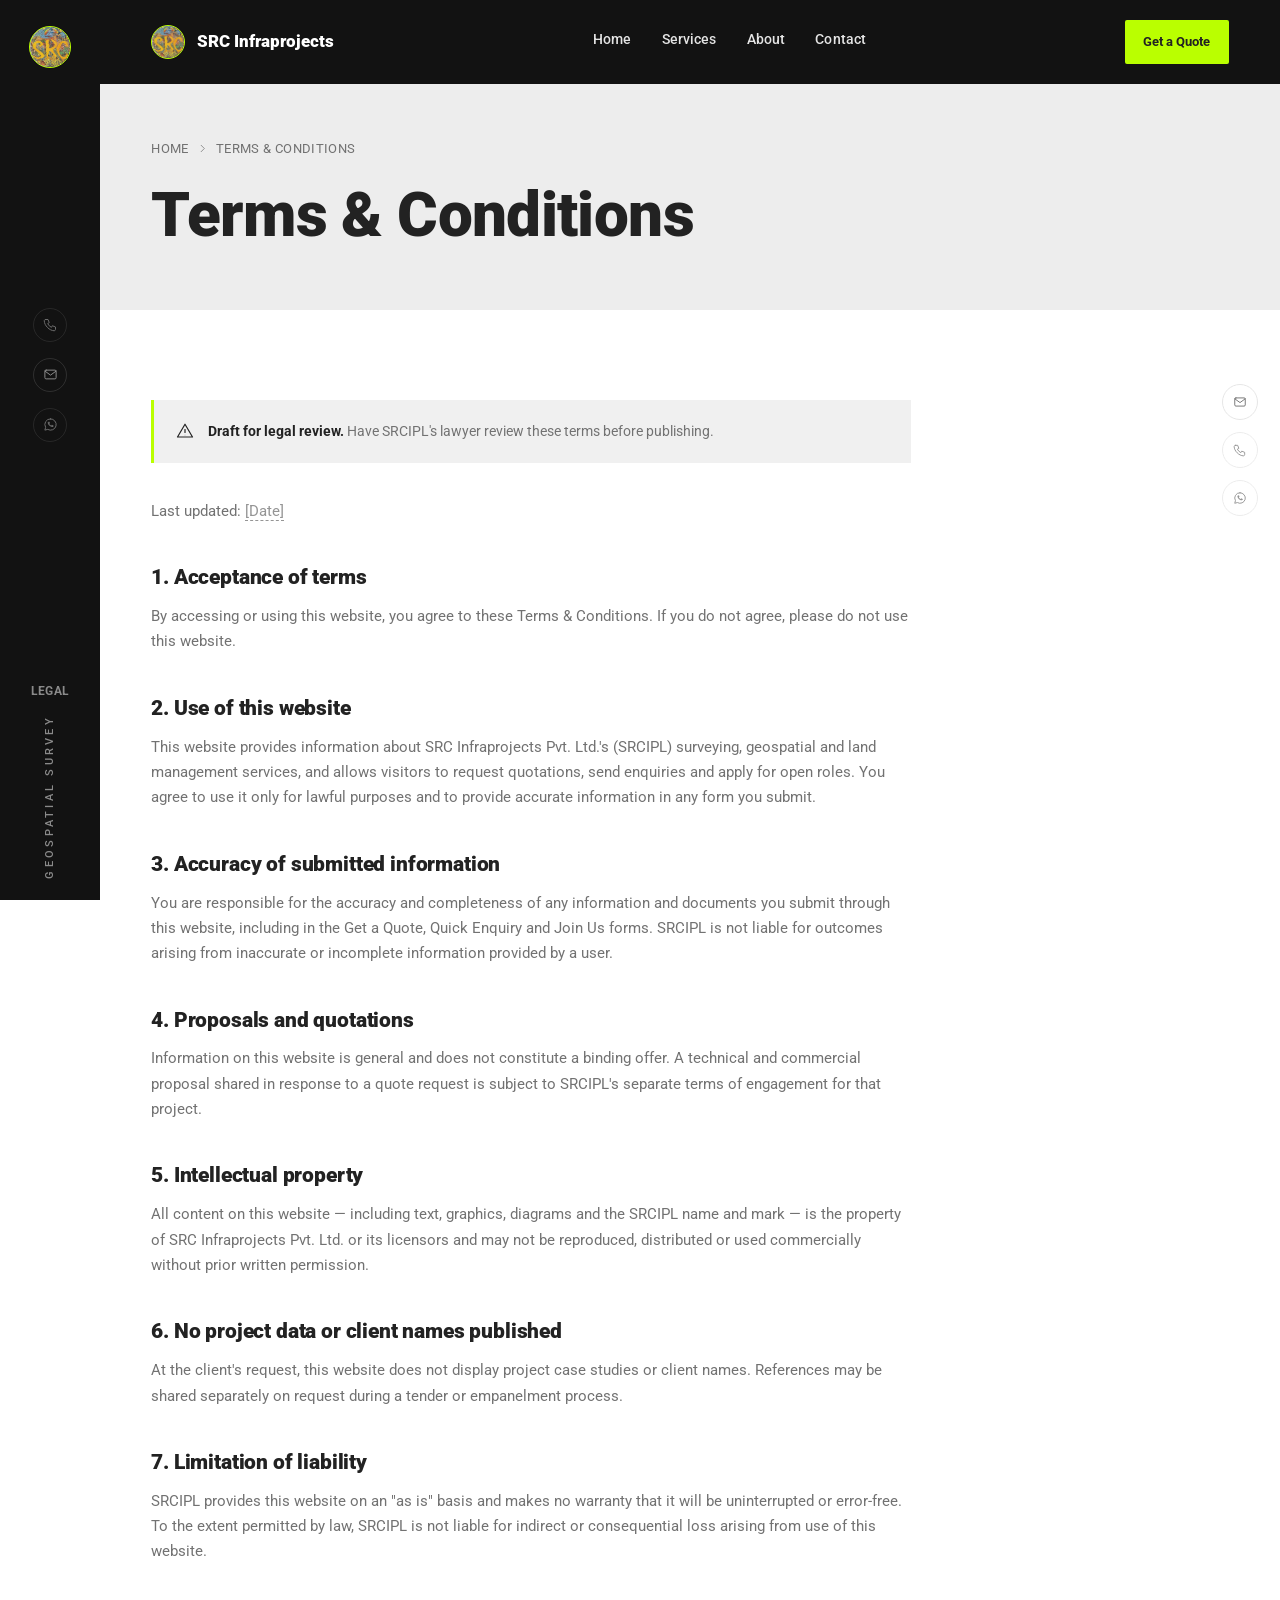
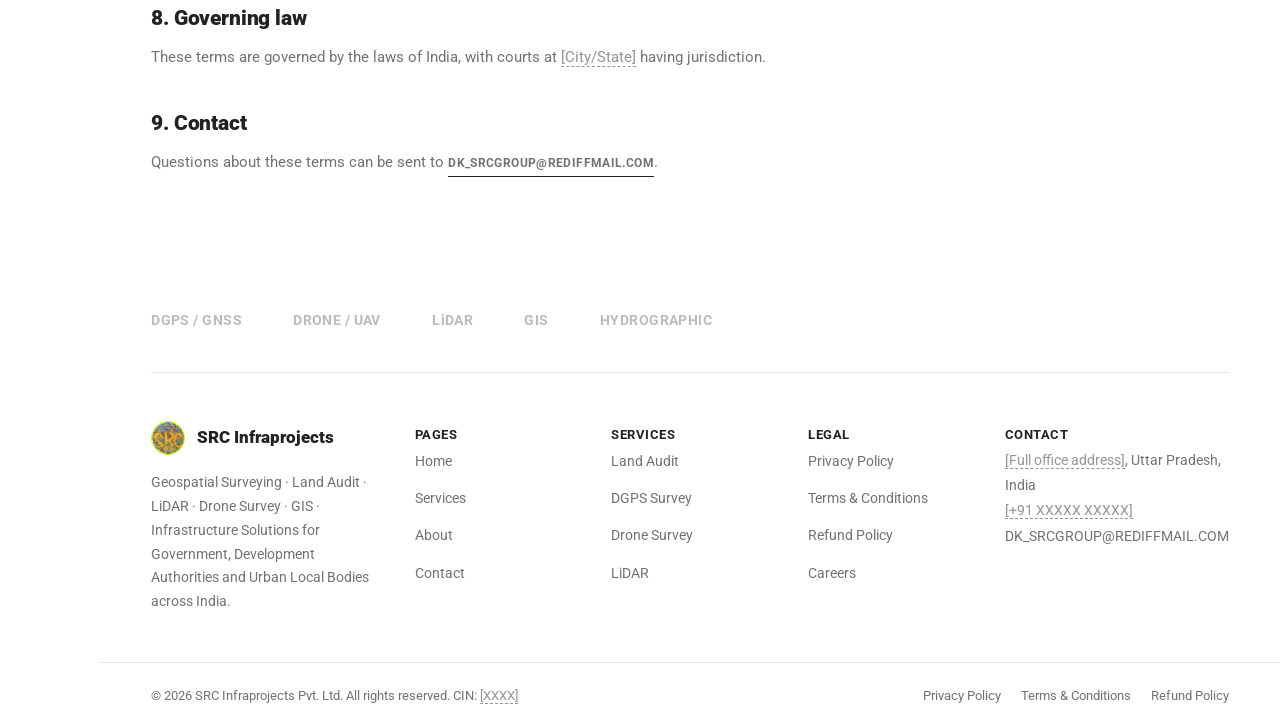
<file: terms.html>
<!doctype html>
<html lang="en">
<head>
<meta charset="UTF-8">
<meta name="viewport" content="width=device-width, initial-scale=1">
<title>Terms &amp; Conditions | SRC Infraprojects Pvt. Ltd. (SRCIPL)</title>
<meta name="description" content="Terms and conditions for using the SRC Infraprojects Pvt. Ltd. website.">
<link rel="icon" href="assets/img/logo.jpg">
<link rel="preconnect" href="https://fonts.googleapis.com">
<link rel="preconnect" href="https://fonts.gstatic.com" crossorigin>
<link href="https://fonts.googleapis.com/css2?family=Roboto:wght@400;500;700;900&display=swap" rel="stylesheet">
<link rel="stylesheet" href="assets/css/style.css">
</head>
<body data-page="legal">
<div class="app-shell">

  <aside class="sidebar">
    <a href="index.html" class="sidebar-logo"><img src="assets/img/logo.jpg" alt="SRC Infraprojects logo"></a>
    <div class="sidebar-mid">
      <a href="#" class="ph" title="Add phone number before launch" aria-label="Call"><i data-icon="phone"></i></a>
      <a href="mailto:DK_SRCGROUP@REDIFFMAIL.COM" aria-label="Email"><i data-icon="mail"></i></a>
      <a href="#" class="ph" title="Add WhatsApp number before launch" aria-label="WhatsApp"><i data-icon="whatsapp"></i></a>
    </div>
    <div class="sidebar-foot">
      <span class="sidebar-count" style="color:#8a8a8a">LEGAL</span>
      <span class="sidebar-vertical">GEOSPATIAL SURVEY</span>
    </div>
  </aside>

  <div class="main-shell">
    <header class="topbar solid">
      <div class="container">
        <a href="index.html" class="topbar-brand">
          <span class="mark-img"><img src="assets/img/logo.jpg" alt=""></span>
          <b>SRC Infraprojects</b>
        </a>
        <nav class="topbar-nav" id="main-nav">
          <a href="index.html" data-nav="home">Home</a>
          <a href="services.html" data-nav="services">Services</a>
          <a href="about.html" data-nav="about">About</a>
          <a href="contact.html" data-nav="contact">Contact</a>
          <a href="contact.html#get-a-quote" class="btn btn-lime mobile-cta" style="margin-top:20px">Get a Quote</a>
        </nav>
        <a href="contact.html#get-a-quote" class="topbar-cta desktop-only">Get a Quote</a>
        <button class="topbar-toggle" id="nav-toggle" aria-label="Toggle menu" aria-expanded="false"><span></span></button>
      </div>
    </header>

    <main>
      <section class="page-hero">
        <div class="container">
          <div class="breadcrumb"><a href="index.html">Home</a><i data-icon="chevronRight"></i><span>Terms &amp; Conditions</span></div>
          <h1>Terms &amp; Conditions</h1>
        </div>
      </section>

      <section class="section-tight">
        <div class="container">
          <div class="notice-box" style="margin-bottom:36px;max-width:760px">
            <i data-icon="alert"></i>
            <p><strong>Draft for legal review.</strong> Have SRCIPL's lawyer review these terms before publishing.</p>
          </div>
          <div class="legal-body">
            <p class="legal-updated">Last updated: <span class="ph" title="Confirm with client before launch">[Date]</span></p>

            <h2>1. Acceptance of terms</h2>
            <p>By accessing or using this website, you agree to these Terms &amp; Conditions. If you do not agree, please do not use this website.</p>

            <h2>2. Use of this website</h2>
            <p>This website provides information about SRC Infraprojects Pvt. Ltd.'s (SRCIPL) surveying, geospatial and land management services, and allows visitors to request quotations, send enquiries and apply for open roles. You agree to use it only for lawful purposes and to provide accurate information in any form you submit.</p>

            <h2>3. Accuracy of submitted information</h2>
            <p>You are responsible for the accuracy and completeness of any information and documents you submit through this website, including in the Get a Quote, Quick Enquiry and Join Us forms. SRCIPL is not liable for outcomes arising from inaccurate or incomplete information provided by a user.</p>

            <h2>4. Proposals and quotations</h2>
            <p>Information on this website is general and does not constitute a binding offer. A technical and commercial proposal shared in response to a quote request is subject to SRCIPL's separate terms of engagement for that project.</p>

            <h2>5. Intellectual property</h2>
            <p>All content on this website — including text, graphics, diagrams and the SRCIPL name and mark — is the property of SRC Infraprojects Pvt. Ltd. or its licensors and may not be reproduced, distributed or used commercially without prior written permission.</p>

            <h2>6. No project data or client names published</h2>
            <p>At the client's request, this website does not display project case studies or client names. References may be shared separately on request during a tender or empanelment process.</p>

            <h2>7. Limitation of liability</h2>
            <p>SRCIPL provides this website on an "as is" basis and makes no warranty that it will be uninterrupted or error-free. To the extent permitted by law, SRCIPL is not liable for indirect or consequential loss arising from use of this website.</p>

            <h2>8. Governing law</h2>
            <p>These terms are governed by the laws of India, with courts at <span class="ph" title="Confirm with client before launch">[City/State]</span> having jurisdiction.</p>

            <h2>9. Contact</h2>
            <p>Questions about these terms can be sent to <a href="mailto:DK_SRCGROUP@REDIFFMAIL.COM" class="text-link">DK_SRCGROUP@REDIFFMAIL.COM</a>.</p>
          </div>
        </div>
      </section>
    </main>

    <footer class="site-footer">
      <div class="container">
        <div class="footer-logos">
          <span>DGPS / GNSS</span><span>DRONE / UAV</span><span>LiDAR</span><span>GIS</span><span>HYDROGRAPHIC</span>
        </div>
        <div class="footer-main">
          <div class="footer-brand">
            <a href="index.html" class="topbar-brand" style="color:var(--ink)">
              <span class="mark-img"><img src="assets/img/logo.jpg" alt="SRCIPL logo"></span>
              <b>SRC Infraprojects</b>
            </a>
            <p>Geospatial Surveying · Land Audit · LiDAR · Drone Survey · GIS · Infrastructure Solutions for Government, Development Authorities and Urban Local Bodies across India.</p>
          </div>
          <div class="foot-col"><span class="foot-h">Pages</span><ul>
            <li><a href="index.html">Home</a></li>
            <li><a href="services.html">Services</a></li>
            <li><a href="about.html">About</a></li>
            <li><a href="contact.html">Contact</a></li>
          </ul></div>
          <div class="foot-col"><span class="foot-h">Services</span><ul>
            <li><a href="services.html#land-audit">Land Audit</a></li>
            <li><a href="services.html#dgps">DGPS Survey</a></li>
            <li><a href="services.html#drone">Drone Survey</a></li>
            <li><a href="services.html#lidar">LiDAR</a></li>
          </ul></div>
          <div class="foot-col"><span class="foot-h">Legal</span><ul>
            <li><a href="privacy.html">Privacy Policy</a></li>
            <li><a href="terms.html">Terms &amp; Conditions</a></li>
            <li><a href="refund.html">Refund Policy</a></li>
            <li><a href="about.html#careers">Careers</a></li>
          </ul></div>
          <div class="foot-col"><span class="foot-h">Contact</span><address>
            <span class="ph" title="Confirm with client before launch">[Full office address]</span>, Uttar Pradesh, India<br>
            <span class="ph" title="Confirm with client before launch">[+91 XXXXX XXXXX]</span><br>
            DK_SRCGROUP@REDIFFMAIL.COM
          </address></div>
        </div>
      </div>
      <div class="footer-bottom">
        <p>© <span data-year></span> SRC Infraprojects Pvt. Ltd. All rights reserved. CIN: <span class="ph" title="Confirm with client before launch">[XXXX]</span></p>
        <div class="footer-legal">
          <a href="privacy.html">Privacy Policy</a>
          <a href="terms.html">Terms &amp; Conditions</a>
          <a href="refund.html">Refund Policy</a>
        </div>
      </div>
    </footer>

    <div class="footer-rail">
      <a href="mailto:DK_SRCGROUP@REDIFFMAIL.COM" aria-label="Email"><i data-icon="mail"></i></a>
      <a href="#" class="ph" title="Add phone number before launch" aria-label="Call"><i data-icon="phone"></i></a>
      <a href="#" class="ph" title="Add WhatsApp number before launch" aria-label="WhatsApp"><i data-icon="whatsapp"></i></a>
    </div>
    <button class="to-top" aria-label="Back to top"><i data-icon="chevronUp"></i></button>
  </div>
</div>
<script src="assets/js/main.js"></script>
</body>
</html>
</file>
<file: assets/css/style.css>
/* ==========================================================================
   SRC Infraprojects Pvt. Ltd. — "Arcade" system
   Fixed dark left sidebar, lime accent, stacked-frame imagery,
   plain service list, stat bars, filterable field gallery.
   Cloned layout language from the Arcade architecture template.
   ========================================================================== */

:root{
  --lime:#baff00;
  --lime-deep:#98d400;
  --dark:#121212;
  --dark-2:#1c1c1c;
  --dark-3:#262626;
  --ink:#222222;
  --gray:#727272;
  --gray-light:#f0f0f0;
  --hero-bg:#ededed;
  --white:#ffffff;
  --line:#e6e6e6;
  --line-dark:rgba(255,255,255,.12);
  --line-dark-strong:rgba(255,255,255,.22);

  --sidebar-w:100px;
  --topbar-h:88px;
  --container:1280px;
  --gutter:clamp(20px,4vw,64px);

  --font:"Roboto",-apple-system,BlinkMacSystemFont,"Segoe UI",sans-serif;

  --ease:cubic-bezier(.2,.7,.2,1);
  --fast:.2s;
}

*,*::before,*::after{box-sizing:border-box;margin:0;padding:0}
html{-webkit-text-size-adjust:100%;scroll-behavior:smooth}
@media (prefers-reduced-motion:reduce){html{scroll-behavior:auto}*{animation-duration:.001ms !important;transition-duration:.001ms !important}}
body{
  font-family:var(--font);
  background:var(--white);
  color:var(--ink);
  line-height:1.65;
  font-size:16px;
  overflow-x:hidden;
  -webkit-font-smoothing:antialiased;
}
img{max-width:100%;display:block}
a{color:inherit;text-decoration:none}
ul{list-style:none}
button{font:inherit;cursor:pointer;background:none;border:none;color:inherit}
input,textarea,select{font:inherit;color:inherit}
h1,h2,h3,h4{font-family:var(--font);color:var(--ink);line-height:1.15;font-weight:700;text-wrap:balance}
svg{display:block}
::selection{background:var(--lime);color:var(--dark)}
::-webkit-scrollbar{width:10px;height:10px}
::-webkit-scrollbar-track{background:var(--gray-light)}
::-webkit-scrollbar-thumb{background:var(--dark)}

.container{max-width:var(--container);margin-inline:auto;padding-inline:var(--gutter)}

h1{font-size:clamp(2.4rem,3.6vw + 1rem,4.2rem);font-weight:900;letter-spacing:-.01em}
h2{font-size:clamp(1.9rem,2.2vw + 1rem,2.8rem);font-weight:900;letter-spacing:-.008em}
h3{font-size:clamp(1.25rem,1vw + 1rem,1.5rem);font-weight:700}
h4{font-size:1.15rem;font-weight:700}
.lede{font-size:clamp(1rem,.35vw + .95rem,1.15rem);color:var(--gray);max-width:58ch}
.mark{background:var(--lime);color:var(--ink);padding:.1em .25em;display:inline-block}

/* ---------- App shell: fixed sidebar + offset main ---------- */
.app-shell{display:flex;min-height:100vh}
.main-shell{flex:1;min-width:0;margin-left:var(--sidebar-w)}
@media (max-width:959px){.main-shell{margin-left:0}}

.sidebar{
  position:fixed;top:0;left:0;bottom:0;width:var(--sidebar-w);z-index:300;
  background:var(--dark);display:flex;flex-direction:column;align-items:center;justify-content:space-between;
  padding:26px 0 22px;
}
@media (max-width:959px){.sidebar{display:none}}
.sidebar-logo{width:42px;height:42px;border:1.5px solid var(--lime);border-radius:50%;overflow:hidden;flex:none}
.sidebar-logo img{width:100%;height:100%;object-fit:cover}
.sidebar-mid{display:flex;flex-direction:column;gap:16px;align-items:center}
.sidebar-mid a{width:34px;height:34px;display:flex;align-items:center;justify-content:center;border:1px solid var(--line-dark);border-radius:50%;color:#8a8a8a;transition:color var(--fast),border-color var(--fast),background var(--fast)}
.sidebar-mid a:hover{color:var(--dark);background:var(--lime);border-color:var(--lime)}
.sidebar-mid svg{width:15px;height:15px}
.sidebar-foot{display:flex;flex-direction:column;align-items:center;gap:14px}
.sidebar-vertical{
  writing-mode:vertical-rl;transform:rotate(180deg);
  font-size:.68rem;letter-spacing:.3em;text-transform:uppercase;color:#8a8a8a;font-weight:500;
}
.sidebar-count{font-size:.72rem;color:var(--lime);font-weight:700;letter-spacing:.02em}

/* ---------- Top bar ---------- */
.topbar{position:fixed;top:0;left:var(--sidebar-w);right:0;z-index:250;padding:22px 0;
  background:linear-gradient(180deg,rgba(10,10,10,.75),rgba(10,10,10,0));}
.topbar.solid{background:var(--dark);padding:20px 0}
@media (max-width:959px){.topbar{left:0}}
.topbar .container{display:flex;align-items:center;justify-content:space-between;gap:20px}
.topbar-brand{display:flex;align-items:center;gap:12px;color:#fff;min-width:0}
.topbar-brand .mark-img{width:34px;height:34px;border-radius:50%;border:1.5px solid var(--lime);overflow:hidden;flex:none}
.topbar-brand .mark-img img{width:100%;height:100%;object-fit:cover}
.topbar-brand b{font-weight:900;font-size:1.05rem;white-space:nowrap;overflow:hidden;text-overflow:ellipsis}
.topbar-nav{display:flex;align-items:center;gap:30px}
.topbar-nav a{color:#e4e4e4;font-size:.85rem;font-weight:500;letter-spacing:.01em;padding-bottom:4px;border-bottom:2px solid transparent;transition:color var(--fast),border-color var(--fast)}
.topbar-nav a:hover,.topbar-nav a.active{color:#fff;border-color:var(--lime)}
.topbar-nav .mobile-cta{display:none}
.topbar-cta{background:var(--lime);color:var(--ink);font-weight:700;font-size:.82rem;padding:.85em 1.4em;border-radius:2px;white-space:nowrap;transition:background var(--fast)}
.topbar-cta:hover{background:#fff}
.topbar-toggle{display:none;width:40px;height:40px;border:1.5px solid rgba(255,255,255,.4);border-radius:50%;align-items:center;justify-content:center}
.topbar-toggle span{display:block;width:16px;height:1.5px;background:#fff;position:relative}
.topbar-toggle span::before,.topbar-toggle span::after{content:"";position:absolute;left:0;width:16px;height:1.5px;background:#fff;transition:transform var(--fast) var(--ease),top var(--fast) var(--ease)}
.topbar-toggle span::before{top:-5px}
.topbar-toggle span::after{top:5px}
.topbar-toggle.open span{background:transparent}
.topbar-toggle.open span::before{top:0;transform:rotate(45deg)}
.topbar-toggle.open span::after{top:0;transform:rotate(-45deg)}
@media (max-width:900px){
  .topbar-nav{position:fixed;inset:0;background:var(--dark);flex-direction:column;justify-content:center;gap:6px;padding:0 32px;
    opacity:0;visibility:hidden;transform:translateY(-8px);transition:opacity var(--fast) var(--ease),transform var(--fast) var(--ease),visibility var(--fast)}
  .topbar-nav.open{opacity:1;visibility:visible;transform:translateY(0)}
  .topbar-nav a{font-size:1.6rem;font-weight:700;padding:.4em 0;border-bottom:1px solid var(--line-dark)}
  .topbar-nav .mobile-cta{display:inline-flex;border-bottom:none}
  .topbar-cta.desktop-only{display:none}
  .topbar-toggle{display:flex}
}

/* ---------- Buttons ---------- */
.btn{display:inline-flex;align-items:center;gap:.7em;padding:.95em 1.7em;font-weight:700;font-size:.85rem;border-radius:2px;transition:background var(--fast),color var(--fast),border-color var(--fast)}
.btn svg{width:14px;height:14px}
.btn-lime{background:var(--lime);color:var(--ink)}
.btn-lime:hover{background:var(--ink);color:var(--lime)}
.btn-outline{border:1.5px solid var(--ink);color:var(--ink)}
.btn-outline:hover{background:var(--ink);color:#fff}
.btn-outline.on-dark{border-color:#fff;color:#fff}
.btn-outline.on-dark:hover{background:#fff;color:var(--ink)}
.btn-block{width:100%;justify-content:center}
.btn-plus{display:inline-flex;align-items:center;gap:.9em;font-weight:700;font-size:.85rem;padding-bottom:6px;border-bottom:2px solid var(--ink)}
.btn-plus .plus{width:26px;height:26px;border:1.5px solid var(--ink);border-radius:50%;display:flex;align-items:center;justify-content:center;font-size:1rem;flex:none}
.text-link{display:inline-flex;align-items:center;gap:.5em;font-weight:700;font-size:.78rem;letter-spacing:.03em;text-transform:uppercase;border-bottom:1.5px solid var(--ink);padding-bottom:2px}
.text-link svg{width:12px;height:12px}

/* ---------- Sections ---------- */
section{position:relative}
.section{padding-block:clamp(64px,8vw,120px)}
.section-tight{padding-block:clamp(40px,5vw,72px)}
.on-dark{background:var(--dark);color:#fff}
.on-dark h2,.on-dark h3,.on-dark h4{color:#fff}
.on-dark p{color:#b8b8b8}
.on-gray{background:var(--gray-light)}
.eyebrow-mark{display:inline-block;background:var(--lime);color:var(--ink);font-weight:700;padding:.35em .6em;font-size:.78rem;letter-spacing:.02em;text-transform:uppercase;margin-bottom:18px}

/* ---------- Hero (2-slide) ---------- */
.hero{position:relative;background:var(--hero-bg);overflow:clip;min-height:min(100vh,860px)}
.hero-slide{position:absolute;inset:0;opacity:0;visibility:hidden;transition:opacity .6s var(--ease),visibility .6s;background-size:cover;background-position:center}
.hero-slide.active{opacity:1;visibility:visible;position:relative}
.hero-slide::after{content:"";position:absolute;inset:0;background:rgba(10,10,10,.18)}
.hero-slide-inner{position:relative;z-index:2;min-height:min(100vh,860px);display:flex;align-items:flex-end;padding-bottom:clamp(50px,6vw,90px)}
.hero-frame{position:relative;max-width:560px}
.hero-frame .lime-block{position:absolute;top:-34px;left:-34px;width:78%;height:calc(100% + 34px);background:var(--lime);z-index:0}
.hero-frame .dark-block{position:relative;z-index:1;background:var(--dark);color:#fff;padding:clamp(30px,3.5vw,48px);margin-left:56px}
.hero-frame h1{margin-bottom:24px;color:#fff}
.hero-vertical-label{position:absolute;right:34px;top:50%;translate:0 -50%;writing-mode:vertical-rl;font-size:.72rem;letter-spacing:.35em;text-transform:uppercase;color:#fff;opacity:.85;z-index:2}
.hero-count{position:absolute;right:0;bottom:0;background:var(--dark);color:#fff;padding:18px 26px;font-weight:700;font-size:1.3rem;z-index:2}
.hero-count span{font-size:.8rem;color:#9a9a9a;font-weight:400}
.hero-arrows{position:absolute;left:var(--gutter);bottom:30px;z-index:3;display:flex;gap:22px;font-size:.78rem;font-weight:700;letter-spacing:.03em;text-transform:uppercase}
.hero-arrows button{color:var(--ink);display:flex;align-items:center;gap:8px;background:rgba(255,255,255,.75);padding:.5em .9em}
.hero-arrows button:hover{color:var(--lime-deep)}
@media (max-width:700px){
  .hero-frame{max-width:88%}
  .hero-frame .dark-block{margin-left:30px;padding:26px}
  .hero-vertical-label{display:none}
  .hero-count{padding:12px 18px}
}

/* ---------- Stacked frame image (studio statement) ---------- */
.studio-split{display:grid;grid-template-columns:1fr 1fr;gap:clamp(30px,5vw,70px);align-items:center}
@media (max-width:900px){.studio-split{grid-template-columns:1fr}}
.studio-copy h2{margin-bottom:20px}
.studio-copy .lede{margin-bottom:28px}
.frame-stack{position:relative;max-width:460px}
.frame-stack .frame-back{border:18px solid var(--dark);width:78%;aspect-ratio:1/1}
.frame-stack .frame-photo{position:absolute;right:0;bottom:-40px;width:68%;aspect-ratio:4/5;background-size:cover;background-position:center;box-shadow:0 20px 50px -20px rgba(0,0,0,.35)}
@media (max-width:520px){.frame-stack{margin-inline:auto}.frame-stack .frame-photo{bottom:-24px}}

/* ---------- Services plain list ---------- */
.service-list{border-top:1px solid var(--line)}
.service-row{display:grid;grid-template-columns:64px 1fr;gap:26px;padding:36px 0;border-bottom:1px solid var(--line)}
.service-row .sv-ic{width:44px;height:44px;color:var(--ink)}
.service-row .sv-ic svg{width:100%;height:100%}
.service-row h4{margin-bottom:10px}
.service-row p{color:var(--gray);font-size:.92rem;margin-bottom:14px;max-width:60ch}

/* ---------- Statement split (photo + dark panel, lime word) ---------- */
.statement2{display:grid;grid-template-columns:1fr 1.15fr}
@media (max-width:860px){.statement2{grid-template-columns:1fr}}
.statement2-photo{min-height:340px;background-size:cover;background-position:center}
.statement2-panel{background:var(--dark);color:#fff;padding:clamp(36px,5vw,64px);display:flex;flex-direction:column;justify-content:center;margin-left:clamp(-40px,-4vw,-20px);position:relative;z-index:2}
@media (max-width:860px){.statement2-panel{margin-left:0}}
.statement2-panel h2{color:#fff;margin-bottom:18px}
.statement2-panel p{color:#b8b8b8;max-width:56ch}

/* ---------- Stat bars ---------- */
.stat-bars{display:flex;flex-direction:column;gap:2px;max-width:420px}
.stat-bar{display:flex;align-items:baseline;gap:18px;background:var(--gray-light);padding:16px 22px}
.stat-bar b{font-size:clamp(2.2rem,3vw,2.8rem);font-weight:900;line-height:1;white-space:nowrap}
.stat-bar span{font-size:.85rem;color:var(--gray);line-height:1.3}

/* ---------- Field gallery (filter + grid) ---------- */
.gallery-filters{display:flex;flex-wrap:wrap;gap:28px;margin-bottom:34px}
.gallery-filters button{font-size:.85rem;font-weight:500;color:var(--gray);padding-bottom:4px;border-bottom:2px solid transparent;transition:color var(--fast),border-color var(--fast)}
.gallery-filters button.active,.gallery-filters button:hover{color:var(--ink);border-color:var(--lime)}
.gallery-grid{display:grid;grid-template-columns:repeat(4,1fr);gap:20px}
@media (max-width:900px){.gallery-grid{grid-template-columns:repeat(2,1fr)}}
@media (max-width:520px){.gallery-grid{grid-template-columns:1fr}}
.gallery-item{position:relative;aspect-ratio:3/4;overflow:hidden;background-size:cover;background-position:center;transition:opacity .3s var(--ease)}
.gallery-item.hidden{display:none}
.gallery-item .gi-tag{position:absolute;left:0;bottom:0;right:0;background:linear-gradient(0deg,rgba(0,0,0,.72),transparent);color:#fff;padding:16px;font-size:.78rem;font-weight:700;letter-spacing:.02em;opacity:0;transition:opacity var(--fast)}
.gallery-item:hover .gi-tag{opacity:1}
.gallery-nav{display:flex;gap:22px;margin-top:30px;font-size:.78rem;font-weight:700;letter-spacing:.03em;text-transform:uppercase;color:var(--gray)}
.gallery-nav button:hover{color:var(--ink)}

/* ---------- Numbered feature rows (Why SRCIPL) ---------- */
.why-rows{display:grid;grid-template-columns:repeat(4,1fr);gap:1px;background:var(--line-dark)}
@media (max-width:860px){.why-rows{grid-template-columns:repeat(2,1fr)}}
@media (max-width:520px){.why-rows{grid-template-columns:1fr}}
.why-row{background:var(--dark);padding:30px 24px}
.why-row b{display:block;color:var(--lime);font-size:.78rem;font-weight:700;margin-bottom:12px}
.why-row h4{color:#fff;margin-bottom:8px}
.why-row p{color:#a8a8a8;font-size:.88rem}

/* ---------- Sectors strip ---------- */
.sectors-strip{display:flex;flex-wrap:wrap;gap:14px}
.sectors-strip span{background:var(--gray-light);padding:.7em 1.1em;font-size:.85rem;font-weight:500;color:var(--ink)}

/* ---------- Process ---------- */
.process-row{display:grid;grid-template-columns:repeat(5,1fr);gap:24px}
@media (max-width:860px){.process-row{grid-template-columns:repeat(2,1fr)}}
@media (max-width:520px){.process-row{grid-template-columns:1fr}}
.process-step b{display:flex;align-items:center;justify-content:center;width:40px;height:40px;border-radius:50%;background:var(--lime);color:var(--ink);font-weight:900;font-size:.95rem;margin-bottom:16px}
.process-step h4{margin-bottom:8px;font-size:1rem}
.process-step p{color:var(--gray);font-size:.86rem}

/* ---------- CTA band ---------- */
.cta-band{background:var(--dark);color:#fff;padding:clamp(44px,6vw,80px) var(--gutter);display:flex;align-items:center;justify-content:space-between;gap:32px;flex-wrap:wrap}
.cta-band h2{max-width:560px;margin-bottom:8px;color:#fff}
.cta-band p{color:#b8b8b8}

/* ---------- Footer ---------- */
.site-footer{background:#fff;padding-top:56px}
.footer-logos{display:flex;flex-wrap:wrap;gap:clamp(26px,4vw,60px);align-items:center;padding-bottom:40px;border-bottom:1px solid var(--line);color:#bbb;font-weight:700;letter-spacing:.03em;font-size:.9rem}
.footer-main{display:grid;grid-template-columns:1.4fr 1fr 1fr 1fr 1.2fr;gap:30px;padding-block:48px}
@media (max-width:960px){.footer-main{grid-template-columns:1fr 1fr 1fr}}
@media (max-width:620px){.footer-main{grid-template-columns:1fr 1fr}}
.footer-brand p{color:var(--gray);font-size:.9rem;max-width:280px;margin-top:16px}
.foot-h{font-weight:700;font-size:.82rem;text-transform:uppercase;letter-spacing:.04em;margin-bottom:18px;color:var(--ink)}
.foot-col ul{display:flex;flex-direction:column;gap:11px}
.foot-col a{font-size:.88rem;color:var(--gray);transition:color var(--fast)}
.foot-col a:hover{color:var(--ink)}
.foot-col address{font-style:normal;font-size:.88rem;color:var(--gray);line-height:1.8}
.footer-bottom{border-top:1px solid var(--line);padding:22px var(--gutter);display:flex;justify-content:space-between;align-items:center;flex-wrap:wrap;gap:14px;font-size:.8rem;color:var(--gray)}
.footer-legal{display:flex;gap:20px;flex-wrap:wrap}
.footer-legal a:hover{color:var(--ink)}
.footer-rail{position:fixed;right:22px;top:50%;translate:0 -50%;z-index:190;display:flex;flex-direction:column;gap:12px}
@media (max-width:700px){.footer-rail{display:none}}
.footer-rail a{width:36px;height:36px;border:1px solid var(--line);border-radius:50%;display:flex;align-items:center;justify-content:center;color:var(--gray);background:#fff;transition:all var(--fast)}
.footer-rail a:hover{background:var(--lime);border-color:var(--lime);color:var(--ink)}
.footer-rail svg{width:14px;height:14px}

/* ---------- Page hero (inner pages) ---------- */
.page-hero{background:var(--hero-bg);padding-block:calc(var(--topbar-h) + 50px) 60px;position:relative}
.page-hero.has-photo{background-size:cover;background-position:center}
.page-hero.has-photo::after{content:"";position:absolute;inset:0;background:rgba(18,18,18,.55)}
.page-hero.has-photo .container{position:relative;z-index:2}
.page-hero.has-photo h1,.page-hero.has-photo .breadcrumb{color:#fff}
.page-hero.has-photo .lede{color:#e2e2e2}
.breadcrumb{display:flex;align-items:center;gap:8px;font-size:.8rem;color:var(--gray);margin-bottom:20px;text-transform:uppercase;letter-spacing:.03em}
.breadcrumb svg{width:11px;height:11px}
.page-hero h1{max-width:760px}
.page-hero .lede{margin-top:16px}

/* ---------- Sticky sub-nav (Services) ---------- */
.subnav-wrap{position:sticky;top:var(--topbar-h);z-index:150;background:var(--dark)}
.subnav{display:flex;overflow-x:auto;scrollbar-width:none}
.subnav::-webkit-scrollbar{display:none}
.subnav a{flex:none;padding:16px 18px;font-size:.82rem;font-weight:500;color:#b0b0b0;border-bottom:2px solid transparent;white-space:nowrap;transition:color var(--fast)}
.subnav a:hover{color:#fff}
.subnav a.active{color:var(--lime);border-bottom-color:var(--lime)}

/* ---------- Service detail blocks ---------- */
.svc-detail{padding-block:clamp(56px,7vw,100px);border-top:1px solid var(--line);scroll-margin-top:150px}
.svc-detail:first-of-type{border-top:none}
.svc-detail-grid{display:grid;grid-template-columns:.95fr 1.05fr;gap:clamp(30px,5vw,64px);align-items:start}
@media (max-width:900px){.svc-detail-grid{grid-template-columns:1fr}}
.svc-detail-grid.reverse .svc-text{order:2}
.svc-detail-grid.reverse .plate{order:1}
@media (max-width:900px){.svc-detail-grid.reverse .svc-text,.svc-detail-grid.reverse .plate{order:0}}
.svc-index{display:inline-block;background:var(--lime);color:var(--ink);font-weight:700;font-size:.75rem;padding:.3em .6em;margin-bottom:16px}
.svc-detail h2{margin-bottom:10px}
.svc-kicker{font-size:1.05rem;color:var(--ink);font-weight:700;margin-bottom:14px}
.svc-detail p.lede{margin-bottom:22px}
.check-list{display:flex;flex-direction:column;gap:12px;margin-bottom:26px}
.check-list li{display:flex;gap:12px;align-items:flex-start;font-size:.93rem;color:var(--gray)}
.check-list li svg{width:15px;height:15px;color:var(--lime-deep);flex:none;margin-top:3px}
.check-list li strong{color:var(--ink)}
.badge-row{display:flex;flex-wrap:wrap;gap:8px;margin-top:8px}
.badge{font-size:.76rem;font-weight:500;padding:.5em .85em;background:var(--gray-light);color:var(--ink)}
.deliverables{border:1px solid var(--line);padding:20px 22px;background:#fafafa}
.deliverables h5{font-size:.72rem;font-weight:700;letter-spacing:.06em;text-transform:uppercase;color:var(--gray);margin-bottom:14px}

.plate{position:relative}
.plate-frame{position:relative;aspect-ratio:6/5;overflow:hidden;background:var(--gray-light);background-size:cover;background-position:center}
.plate-frame svg{position:absolute;inset:0;width:100%;height:100%;z-index:1}
.plate-tag{position:absolute;left:16px;bottom:16px;z-index:2;background:var(--dark);color:#fff;padding:8px 14px;font-size:.75rem;font-weight:700}

/* ---------- Workflow strip ---------- */
.workflow{display:flex;overflow-x:auto;border-top:1px solid var(--line);border-bottom:1px solid var(--line)}
.wf-step{flex:1 0 150px;min-width:150px;padding:22px 18px;border-right:1px solid var(--line)}
.wf-step:last-child{border-right:none}
.wf-step .wn{display:inline-block;background:var(--lime);color:var(--ink);font-size:.7rem;font-weight:700;padding:.2em .5em;margin-bottom:10px}
.wf-step b{display:block;font-size:.86rem;margin-bottom:4px}
.wf-step span{font-size:.74rem;color:var(--gray)}

.chip-cloud{display:flex;flex-wrap:wrap;gap:10px}
.chip-cloud .chip{padding:.7em 1.1em;background:var(--gray-light);font-size:.82rem;font-weight:500}
.on-dark .chip-cloud .chip{background:var(--dark-3);color:#e4e4e4}

/* ---------- About: approach ledger ---------- */
.approach-list{counter-reset:app;border-top:1px solid var(--line)}
.approach-item{counter-increment:app;display:grid;grid-template-columns:80px 1fr;gap:20px;padding:26px 0;border-bottom:1px solid var(--line)}
.approach-item::before{content:counter(app,decimal-leading-zero);font-size:1.3rem;font-weight:900;color:var(--lime-deep)}
.approach-item h4{margin-bottom:6px}
.approach-item p{font-size:.92rem;color:var(--gray);max-width:60ch}
@media (max-width:560px){.approach-item{grid-template-columns:40px 1fr}}

.tile-grid{display:grid;grid-template-columns:repeat(3,1fr);gap:1px;background:var(--line)}
@media (max-width:820px){.tile-grid{grid-template-columns:repeat(2,1fr)}}
@media (max-width:560px){.tile-grid{grid-template-columns:1fr}}
.tile{background:#fff;padding:24px 22px;font-size:.93rem;font-weight:700}

.table-wrap{overflow-x:auto;border:1px solid var(--line)}
.spec-table{width:100%;border-collapse:collapse;font-size:.9rem;min-width:560px}
.spec-table th{text-align:left;font-size:.72rem;font-weight:700;text-transform:uppercase;letter-spacing:.05em;color:var(--gray);padding:14px 18px;border-bottom:1px solid var(--line);background:var(--gray-light)}
.spec-table td{padding:15px 18px;border-bottom:1px solid var(--line);color:var(--ink)}
.spec-table tr:last-child td{border-bottom:none}

.cred-grid{display:grid;grid-template-columns:repeat(4,1fr);gap:1px;background:var(--line)}
@media (max-width:820px){.cred-grid{grid-template-columns:repeat(2,1fr)}}
.cred-card{background:#fff;padding:22px}
.cred-card b{display:block;font-size:.68rem;font-weight:700;letter-spacing:.05em;text-transform:uppercase;color:var(--gray);margin-bottom:8px}
.cred-card span{font-size:.9rem;font-weight:700}
.cred-card em{display:block;font-style:normal;font-size:.72rem;color:var(--gray);margin-top:4px}

.people-grid{display:grid;grid-template-columns:repeat(2,1fr);gap:1px;background:var(--line)}
@media (max-width:700px){.people-grid{grid-template-columns:1fr}}
.person-card{background:#fff;padding:28px}
.person-avatar{width:52px;height:52px;border-radius:50%;background:var(--lime);display:flex;align-items:center;justify-content:center;font-weight:900;margin-bottom:16px}
.person-card .role{font-size:.78rem;font-weight:700;color:var(--gray);text-transform:uppercase;letter-spacing:.03em;margin-bottom:10px}
.person-card p{font-size:.9rem;color:var(--gray)}

.skill-cloud{display:flex;flex-wrap:wrap;gap:10px;margin-block:22px}
.skill-cloud span{padding:.6em 1.1em;background:var(--gray-light);font-size:.82rem;font-weight:500}
.opening-card{display:flex;justify-content:space-between;align-items:center;gap:16px;padding:20px 22px;border:1px solid var(--line);flex-wrap:wrap}
.opening-card .meta{font-size:.78rem;color:var(--gray);margin-top:4px}
.notice-box{display:flex;gap:14px;padding:20px 22px;background:var(--gray-light);border-left:3px solid var(--lime);margin-top:26px}
.notice-box svg{width:18px;height:18px;color:var(--ink);flex:none;margin-top:2px}
.notice-box p{font-size:.85rem;color:var(--gray)}
.notice-box strong{color:var(--ink)}

/* ---------- Forms ---------- */
.form-panel{background:var(--gray-light);padding:clamp(22px,4vw,44px)}
.form-panel.on-dark-panel{background:var(--dark-2)}
fieldset{border:none;margin-bottom:30px}
fieldset legend{font-size:.72rem;font-weight:700;letter-spacing:.06em;text-transform:uppercase;color:var(--gray);margin-bottom:16px;padding-bottom:10px;border-bottom:1px solid var(--line);width:100%}
.form-row{display:grid;grid-template-columns:repeat(2,1fr);gap:16px;margin-bottom:16px}
.form-row.cols-1{grid-template-columns:1fr}
.form-row.cols-3{grid-template-columns:repeat(3,1fr)}
@media (max-width:640px){.form-row,.form-row.cols-3{grid-template-columns:1fr}}
.field label{display:block;font-size:.78rem;font-weight:700;color:var(--ink);margin-bottom:8px}
.field .req{color:var(--lime-deep)}
.field input[type=text],.field input[type=email],.field input[type=tel],.field input[type=date],.field input[type=number],.field select,.field textarea{
  width:100%;padding:.85em .9em;border:1px solid var(--line);background:#fff;color:var(--ink);transition:border-color var(--fast);border-radius:2px;
}
.field textarea{resize:vertical;min-height:110px}
.field input:focus,.field select:focus,.field textarea:focus{outline:none;border-color:var(--lime-deep)}
.field select{appearance:none;background-image:url("data:image/svg+xml,%3Csvg xmlns='http://www.w3.org/2000/svg' width='12' height='8' viewBox='0 0 12 8' fill='none'%3E%3Cpath d='M1 1L6 6L11 1' stroke='%23727272' stroke-width='1.5'/%3E%3C/svg%3E");background-repeat:no-repeat;background-position:right 1em center;padding-right:2.4em}
.field small.hint{display:block;margin-top:6px;font-size:.76rem;color:var(--gray)}

.check-grid{display:grid;grid-template-columns:repeat(3,1fr);gap:10px}
@media (max-width:700px){.check-grid{grid-template-columns:repeat(2,1fr)}}
@media (max-width:460px){.check-grid{grid-template-columns:1fr}}
.check-opt{display:flex;align-items:center;gap:10px;padding:.7em .9em;background:#fff;border:1px solid var(--line);font-size:.84rem;cursor:pointer;border-radius:2px}
.check-opt input{accent-color:var(--lime-deep);width:15px;height:15px;flex:none}

.upload-box{border:1.5px dashed #bbb;padding:28px 20px;text-align:center;cursor:pointer;display:flex;flex-direction:column;align-items:center;gap:10px;background:#fff;transition:border-color var(--fast)}
.upload-box:hover,.upload-box.drag{border-color:var(--lime-deep)}
.upload-box svg{width:24px;height:24px;color:var(--ink)}
.upload-box b{font-size:.85rem}
.upload-box span{font-size:.78rem;color:var(--gray)}
.upload-box input{display:none}
.file-list{display:flex;flex-direction:column;gap:8px;margin-top:14px}
.file-chip{display:flex;align-items:center;justify-content:space-between;gap:10px;padding:.55em .9em;background:#fff;border:1px solid var(--line);font-size:.78rem}

.form-consent{display:flex;gap:10px;align-items:flex-start;margin-bottom:22px;font-size:.82rem;color:var(--gray)}
.form-consent input{margin-top:3px;accent-color:var(--lime-deep)}
.form-foot{display:flex;align-items:center;justify-content:space-between;gap:16px;flex-wrap:wrap}
.form-note{font-size:.78rem;color:var(--gray);max-width:44ch}

.success-panel{display:none;text-align:center;padding:20px}
.success-panel.show{display:block}
.success-panel .ic-ok{width:56px;height:56px;background:var(--lime);border-radius:50%;display:flex;align-items:center;justify-content:center;margin:0 auto 20px}
.success-panel .ic-ok svg{width:24px;height:24px;color:var(--ink)}
.success-panel h3{margin-bottom:10px}
.success-panel .req-id{display:inline-block;margin:14px 0 18px;font-weight:700;font-size:1.1rem;padding:.5em 1em;border:1.5px dashed #bbb}
.success-panel p{color:var(--gray);max-width:48ch;margin-inline:auto}
form.submitted .form-body{display:none}

/* ---------- Contact ---------- */
.contact-grid{display:grid;grid-template-columns:1fr .8fr;gap:clamp(28px,4vw,50px);align-items:start}
@media (max-width:960px){.contact-grid{grid-template-columns:1fr}}
.contact-card{border:1px solid var(--line);padding:26px;margin-bottom:20px}
.contact-line{display:flex;gap:14px;align-items:flex-start;padding-block:14px;border-top:1px solid var(--line)}
.contact-line:first-child{border-top:none;padding-top:0}
.contact-line svg{width:16px;height:16px;color:var(--ink);flex:none;margin-top:2px}
.contact-line b{display:block;font-size:.72rem;font-weight:700;text-transform:uppercase;letter-spacing:.03em;color:var(--gray)}
.contact-line span,.contact-line a{font-size:.92rem}
.quick-actions{display:flex;gap:10px;flex-wrap:wrap;margin-top:18px}
.quick-actions .btn{flex:1;font-size:.78rem;padding:.85em 1em}

.map-frame{border:1px solid var(--line);position:relative;aspect-ratio:16/11;background:var(--gray-light)}
.map-frame svg{position:absolute;inset:0;width:100%;height:100%}
.map-frame .pin{position:absolute;top:50%;left:50%;translate:-50% -100%;display:flex;flex-direction:column;align-items:center;gap:8px}
.map-frame .pin-dot{width:12px;height:12px;background:var(--lime);border-radius:50%}
.map-frame .pin-label{background:var(--dark);color:#fff;padding:8px 14px;font-size:.72rem;font-weight:700;white-space:nowrap}

/* ---------- FAQ ---------- */
.faq-list{border-top:1px solid var(--line)}
.faq-item{border-bottom:1px solid var(--line)}
.faq-q{width:100%;display:flex;align-items:center;justify-content:space-between;gap:16px;padding:22px 0;text-align:left}
.faq-q h4{font-size:1rem;font-weight:700}
.faq-q .plus{width:28px;height:28px;border-radius:50%;background:var(--gray-light);display:flex;align-items:center;justify-content:center;font-size:1.1rem;flex:none;transition:transform var(--fast) var(--ease),background var(--fast)}
.faq-item.open .faq-q .plus{transform:rotate(45deg);background:var(--lime)}
.faq-a{max-height:0;overflow:hidden;transition:max-height .35s var(--ease)}
.faq-a p{padding:0 0 22px;font-size:.92rem;color:var(--gray);max-width:70ch}

/* ---------- Legal pages ---------- */
.legal-body{max-width:760px}
.legal-body h2{margin-top:42px;margin-bottom:14px;font-size:1.3rem}
.legal-body h2:first-child{margin-top:0}
.legal-body p,.legal-body li{color:var(--gray);font-size:.96rem;margin-bottom:12px}
.legal-body ul{list-style:none;padding-left:0}
.legal-body ul li{padding-left:20px;position:relative}
.legal-body ul li::before{content:"—";position:absolute;left:0;color:var(--lime-deep)}
.legal-updated{font-size:.82rem;color:var(--gray);margin-bottom:32px}

/* ---------- Reveal ---------- */
[data-reveal]{opacity:0;transform:translateY(18px);transition:opacity .6s var(--ease),transform .6s var(--ease)}
[data-reveal].in{opacity:1;transform:translateY(0)}
[data-reveal-group] [data-reveal]{transition-delay:calc(var(--i,0) * 60ms)}

/* ---------- Back to top ---------- */
.to-top{position:fixed;right:22px;bottom:22px;z-index:190;width:46px;height:46px;background:var(--lime);border-radius:50%;display:flex;align-items:center;justify-content:center;opacity:0;visibility:hidden;transform:translateY(8px);transition:opacity var(--fast),transform var(--fast),visibility var(--fast)}
.to-top.show{opacity:1;visibility:visible;transform:translateY(0)}
.to-top svg{width:16px;height:16px;color:var(--ink)}

/* ---------- Utilities ---------- */
.flex-between{display:flex;align-items:center;justify-content:space-between;gap:16px;flex-wrap:wrap}
.ph{border-bottom:1px dashed currentColor;opacity:.75;cursor:help}
</file>
